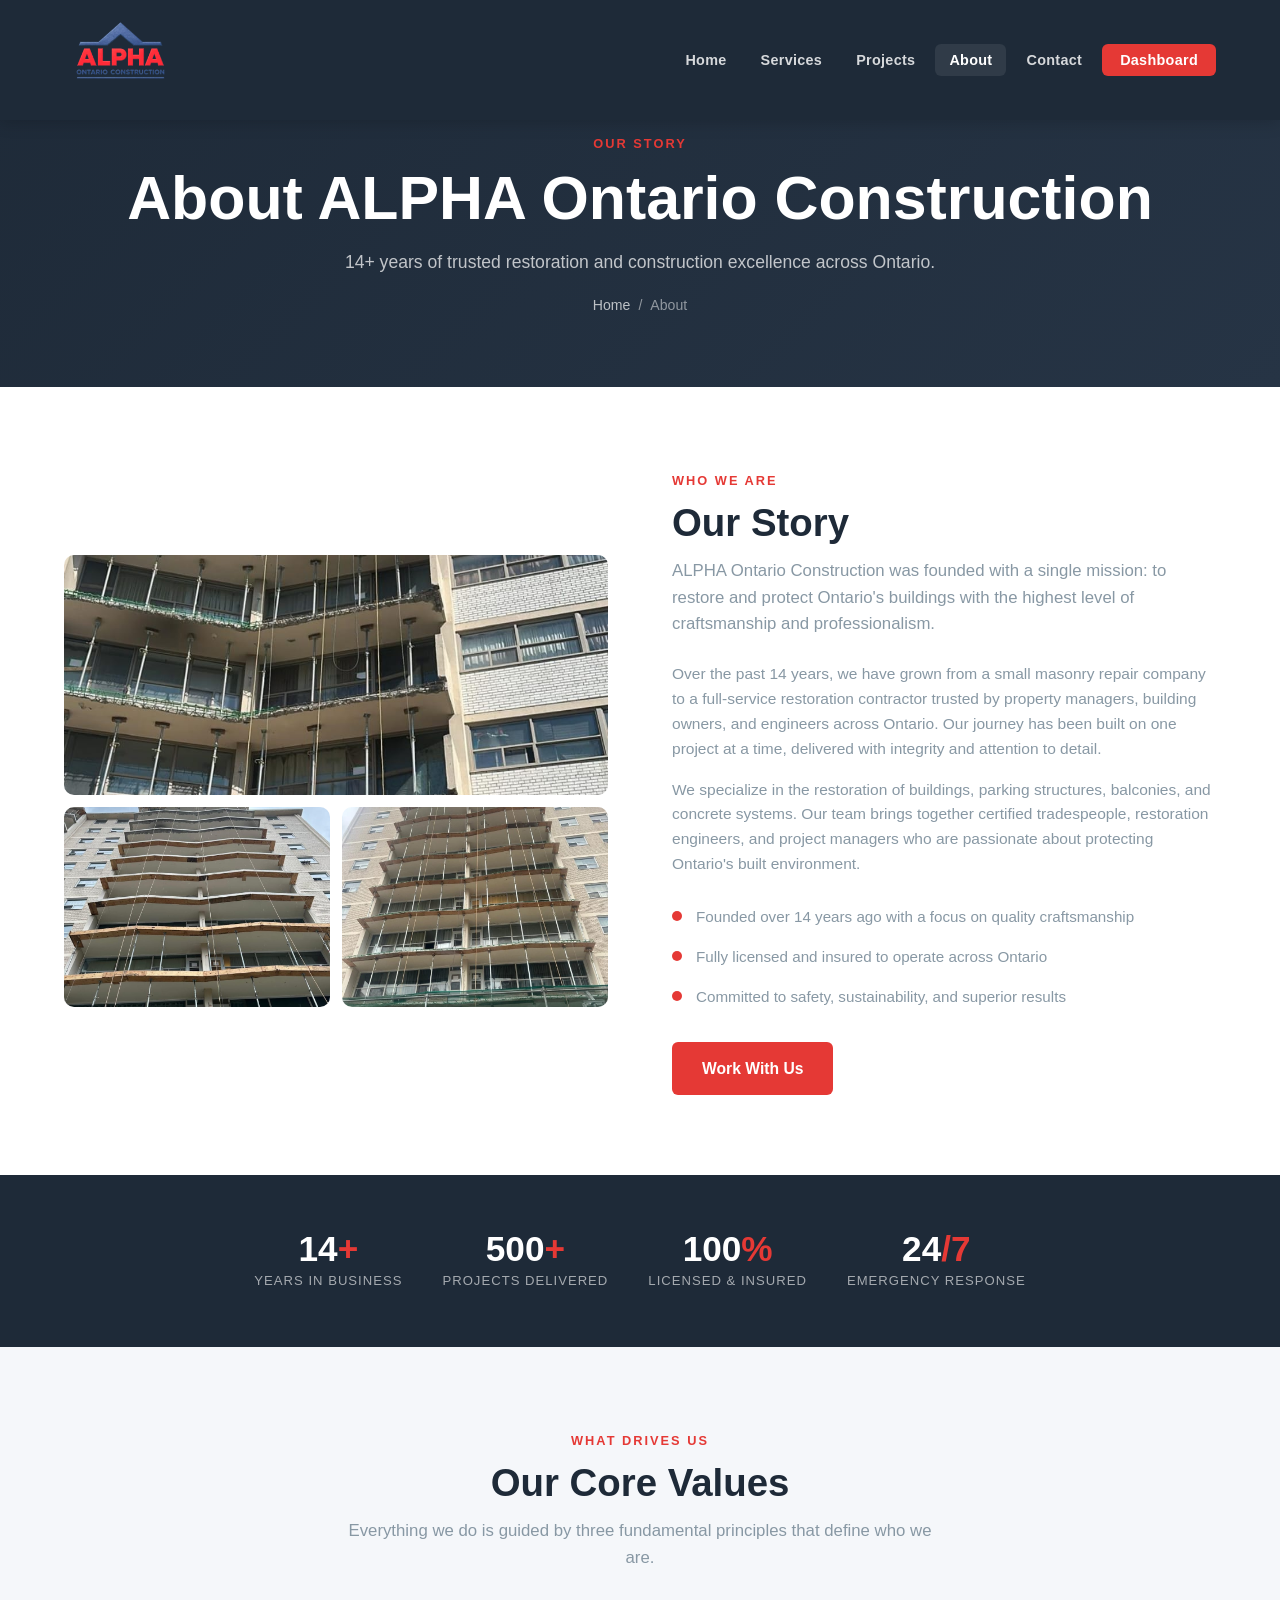
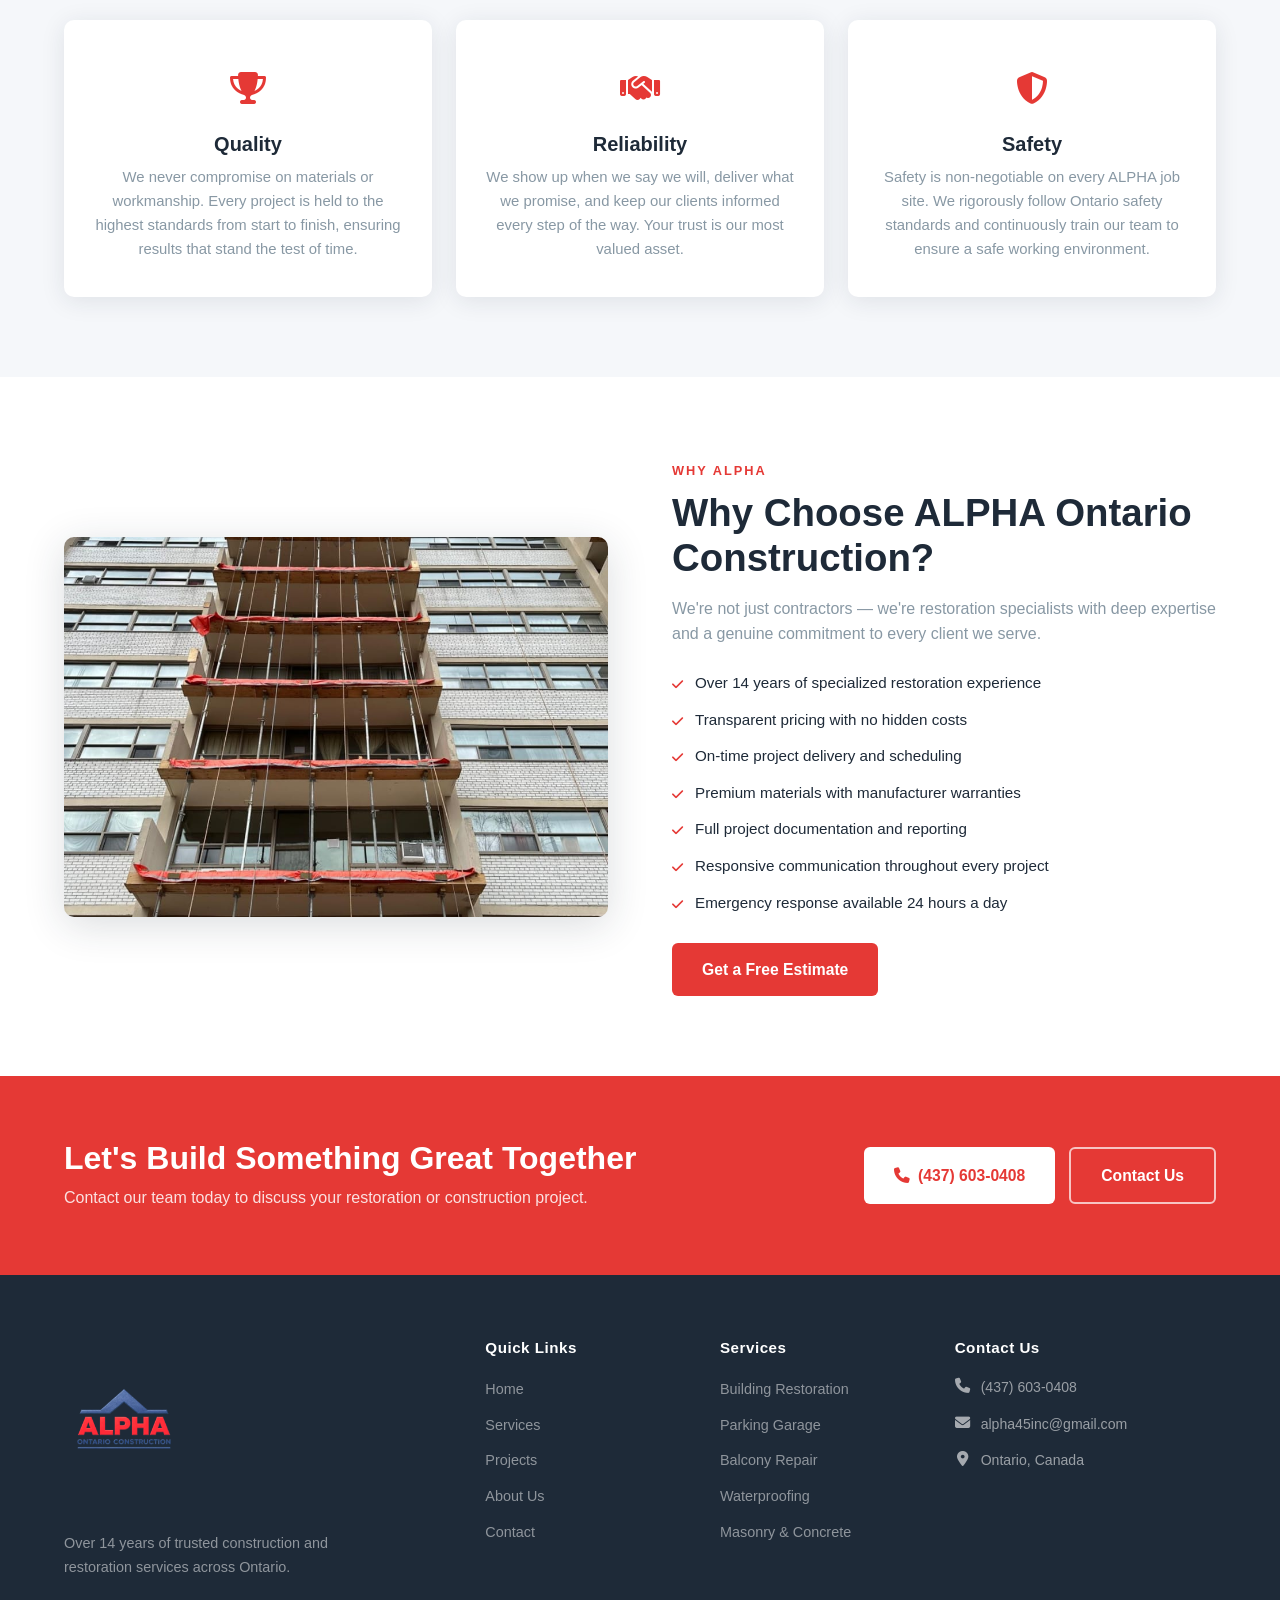
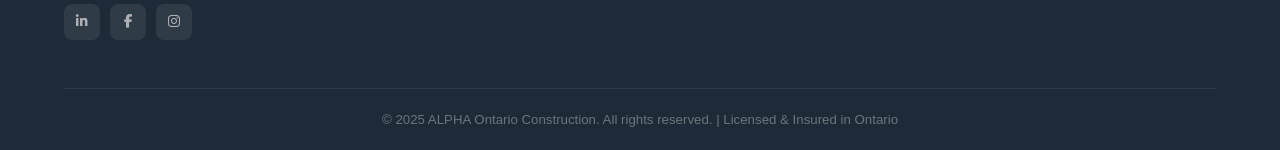
<file: about.html>
<!DOCTYPE html>
<html lang="en">
<head>
  <meta charset="UTF-8" />
  <meta name="viewport" content="width=device-width, initial-scale=1.0" />
  <title>About Us – ALPHA Ontario Construction</title>
  <meta name="description" content="Learn about ALPHA Ontario Construction – over 14 years of experience in building restoration, masonry, concrete repair and waterproofing across Ontario." />
  <link rel="stylesheet" href="https://cdnjs.cloudflare.com/ajax/libs/font-awesome/6.5.1/css/all.min.css" />
  <link rel="stylesheet" href="css/style.css" />
</head>
<body>

<!-- NAVBAR -->
<nav class="navbar">
  <div class="nav-inner">
    <a href="index.html" class="nav-logo">
      <img src="images/alphalogo.png" alt="ALPHA Ontario Construction" class="logo-img" />
    </a>
    <ul class="nav-links">
      <li><a href="index.html">Home</a></li>
      <li><a href="services.html">Services</a></li>
      <li><a href="projects.html">Projects</a></li>
      <li><a href="about.html" class="active">About</a></li>
      <li><a href="contact.html">Contact</a></li>
      <li><a href="dashboard.html" class="nav-cta">Dashboard</a></li>
    </ul>
    <button class="hamburger" aria-label="Menu">
      <span></span><span></span><span></span>
    </button>
  </div>
</nav>

<!-- PAGE HERO -->
<div class="page-hero">
  <div class="container">
    <span class="section-label">Our Story</span>
    <h1>About ALPHA Ontario Construction</h1>
    <p>14+ years of trusted restoration and construction excellence across Ontario.</p>
    <div class="breadcrumb">
      <a href="index.html">Home</a> <span>/</span> <span>About</span>
    </div>
  </div>
</div>

<!-- COMPANY STORY -->
<section>
  <div class="container">
    <div class="about-grid">
      <div class="about-img-grid">
        <img src="images/img22.jpg" alt="ALPHA Ontario team at work" loading="lazy" />
        <img src="images/img24.jpg" alt="Construction project" loading="lazy" />
        <img src="images/img25.jpg" alt="Restoration work" loading="lazy" />
      </div>
      <div class="about-text">
        <span class="section-label">Who We Are</span>
        <h2 class="section-title">Our Story</h2>
        <p class="section-sub">ALPHA Ontario Construction was founded with a single mission: to restore and protect Ontario's buildings with the highest level of craftsmanship and professionalism.</p>
        <p style="color:var(--gray);margin-bottom:16px;font-size:0.97rem;">Over the past 14 years, we have grown from a small masonry repair company to a full-service restoration contractor trusted by property managers, building owners, and engineers across Ontario. Our journey has been built on one project at a time, delivered with integrity and attention to detail.</p>
        <p style="color:var(--gray);margin-bottom:24px;font-size:0.97rem;">We specialize in the restoration of buildings, parking structures, balconies, and concrete systems. Our team brings together certified tradespeople, restoration engineers, and project managers who are passionate about protecting Ontario's built environment.</p>
        <div class="about-features">
          <div class="feature-item">
            <div class="feature-dot"></div>
            <p>Founded over 14 years ago with a focus on quality craftsmanship</p>
          </div>
          <div class="feature-item">
            <div class="feature-dot"></div>
            <p>Fully licensed and insured to operate across Ontario</p>
          </div>
          <div class="feature-item">
            <div class="feature-dot"></div>
            <p>Committed to safety, sustainability, and superior results</p>
          </div>
        </div>
        <a href="contact.html" class="btn btn-primary">Work With Us</a>
      </div>
    </div>
  </div>
</section>

<!-- STATS BAR -->
<section style="background:var(--navy);padding:56px 0;">
  <div class="container">
    <div class="hero-stats" style="justify-content:center;border-top:none;margin-top:0;padding-top:0;">
      <div class="stat-item" style="text-align:center;">
        <div class="stat-num">14<span>+</span></div>
        <div class="stat-label">Years in Business</div>
      </div>
      <div class="stat-item" style="text-align:center;">
        <div class="stat-num">500<span>+</span></div>
        <div class="stat-label">Projects Delivered</div>
      </div>
      <div class="stat-item" style="text-align:center;">
        <div class="stat-num">100<span>%</span></div>
        <div class="stat-label">Licensed &amp; Insured</div>
      </div>
      <div class="stat-item" style="text-align:center;">
        <div class="stat-num">24<span>/7</span></div>
        <div class="stat-label">Emergency Response</div>
      </div>
    </div>
  </div>
</section>

<!-- VALUES -->
<section style="background:var(--light-gray);">
  <div class="container">
    <div class="center">
      <span class="section-label">What Drives Us</span>
      <h2 class="section-title">Our Core Values</h2>
      <p class="section-sub">Everything we do is guided by three fundamental principles that define who we are.</p>
    </div>
    <div class="values-grid">
      <div class="value-card">
        <div class="value-icon"><i class="fa-solid fa-trophy"></i></div>
        <h3>Quality</h3>
        <p>We never compromise on materials or workmanship. Every project is held to the highest standards from start to finish, ensuring results that stand the test of time.</p>
      </div>
      <div class="value-card">
        <div class="value-icon"><i class="fa-solid fa-handshake"></i></div>
        <h3>Reliability</h3>
        <p>We show up when we say we will, deliver what we promise, and keep our clients informed every step of the way. Your trust is our most valued asset.</p>
      </div>
      <div class="value-card">
        <div class="value-icon"><i class="fa-solid fa-shield-halved"></i></div>
        <h3>Safety</h3>
        <p>Safety is non-negotiable on every ALPHA job site. We rigorously follow Ontario safety standards and continuously train our team to ensure a safe working environment.</p>
      </div>
    </div>
  </div>
</section>

<!-- WHY CHOOSE US -->
<section>
  <div class="container">
    <div class="service-detail-grid">
      <div class="service-detail-img">
        <img src="images/img26.jpg" alt="ALPHA Ontario team" loading="lazy" />
      </div>
      <div class="service-detail-content">
        <span class="section-label">Why ALPHA</span>
        <h2 class="section-title">Why Choose ALPHA Ontario Construction?</h2>
        <p style="color:var(--gray);margin-bottom:24px;">We're not just contractors — we're restoration specialists with deep expertise and a genuine commitment to every client we serve.</p>
        <ul class="service-bullets">
          <li class="service-bullet"><span class="bullet-icon"><i class="fa-solid fa-check"></i></span><span>Over 14 years of specialized restoration experience</span></li>
          <li class="service-bullet"><span class="bullet-icon"><i class="fa-solid fa-check"></i></span><span>Transparent pricing with no hidden costs</span></li>
          <li class="service-bullet"><span class="bullet-icon"><i class="fa-solid fa-check"></i></span><span>On-time project delivery and scheduling</span></li>
          <li class="service-bullet"><span class="bullet-icon"><i class="fa-solid fa-check"></i></span><span>Premium materials with manufacturer warranties</span></li>
          <li class="service-bullet"><span class="bullet-icon"><i class="fa-solid fa-check"></i></span><span>Full project documentation and reporting</span></li>
          <li class="service-bullet"><span class="bullet-icon"><i class="fa-solid fa-check"></i></span><span>Responsive communication throughout every project</span></li>
          <li class="service-bullet"><span class="bullet-icon"><i class="fa-solid fa-check"></i></span><span>Emergency response available 24 hours a day</span></li>
        </ul>
        <div style="margin-top:28px;">
          <a href="contact.html" class="btn btn-primary">Get a Free Estimate</a>
        </div>
      </div>
    </div>
  </div>
</section>

<!-- CTA BANNER -->
<section class="cta-banner">
  <div class="container">
    <div class="cta-inner">
      <div class="cta-text">
        <h2>Let's Build Something Great Together</h2>
        <p>Contact our team today to discuss your restoration or construction project.</p>
      </div>
      <div class="cta-btns">
        <a href="tel:4376030408" class="btn btn-white"><i class="fa-solid fa-phone"></i> (437) 603-0408</a>
        <a href="contact.html" class="btn btn-ghost">Contact Us</a>
      </div>
    </div>
  </div>
</section>

<!-- FOOTER -->
<footer class="footer">
  <div class="container">
    <div class="footer-grid">
      <div class="footer-brand">
        <div class="nav-logo footer-brand-logo">
          <img src="images/alphalogo.png" alt="ALPHA Ontario Construction" class="logo-img" />
        </div>
        <p class="footer-tagline">Over 14 years of trusted construction and restoration services across Ontario.</p>
        <div class="footer-socials">
          <a href="#" class="social-btn"><i class="fa-brands fa-linkedin-in"></i></a>
          <a href="#" class="social-btn"><i class="fa-brands fa-facebook-f"></i></a>
          <a href="#" class="social-btn"><i class="fa-brands fa-instagram"></i></a>
        </div>
      </div>
      <div class="footer-col">
        <h4>Quick Links</h4>
        <ul class="footer-links">
          <li><a href="index.html">Home</a></li>
          <li><a href="services.html">Services</a></li>
          <li><a href="projects.html">Projects</a></li>
          <li><a href="about.html">About Us</a></li>
          <li><a href="contact.html">Contact</a></li>
        </ul>
      </div>
      <div class="footer-col">
        <h4>Services</h4>
        <ul class="footer-links">
          <li><a href="services.html">Building Restoration</a></li>
          <li><a href="services.html">Parking Garage</a></li>
          <li><a href="services.html">Balcony Repair</a></li>
          <li><a href="services.html">Waterproofing</a></li>
          <li><a href="services.html">Masonry &amp; Concrete</a></li>
        </ul>
      </div>
      <div class="footer-col">
        <h4>Contact Us</h4>
        <div class="footer-contact-list">
          <div class="footer-contact-item">
            <i class="fa-solid fa-phone"></i>
            <a href="tel:4376030408" style="color:rgba(255,255,255,0.55);">(437) 603-0408</a>
          </div>
          <div class="footer-contact-item">
            <i class="fa-solid fa-envelope"></i>
            <a href="mailto:alpha45inc@gmail.com" style="color:rgba(255,255,255,0.55);">alpha45inc@gmail.com</a>
          </div>
          <div class="footer-contact-item">
            <i class="fa-solid fa-location-dot"></i>
            <span>Ontario, Canada</span>
          </div>
        </div>
      </div>
    </div>
    <div class="footer-bottom">
      <p>© 2025 ALPHA Ontario Construction. All rights reserved. | Licensed &amp; Insured in Ontario</p>
    </div>
  </div>
</footer>

<a href="tel:4376030408" class="mobile-call-btn" aria-label="Call Now"><i class="fa-solid fa-phone"></i></a>
<script src="js/main.js"></script>
</body>
</html>
</file>
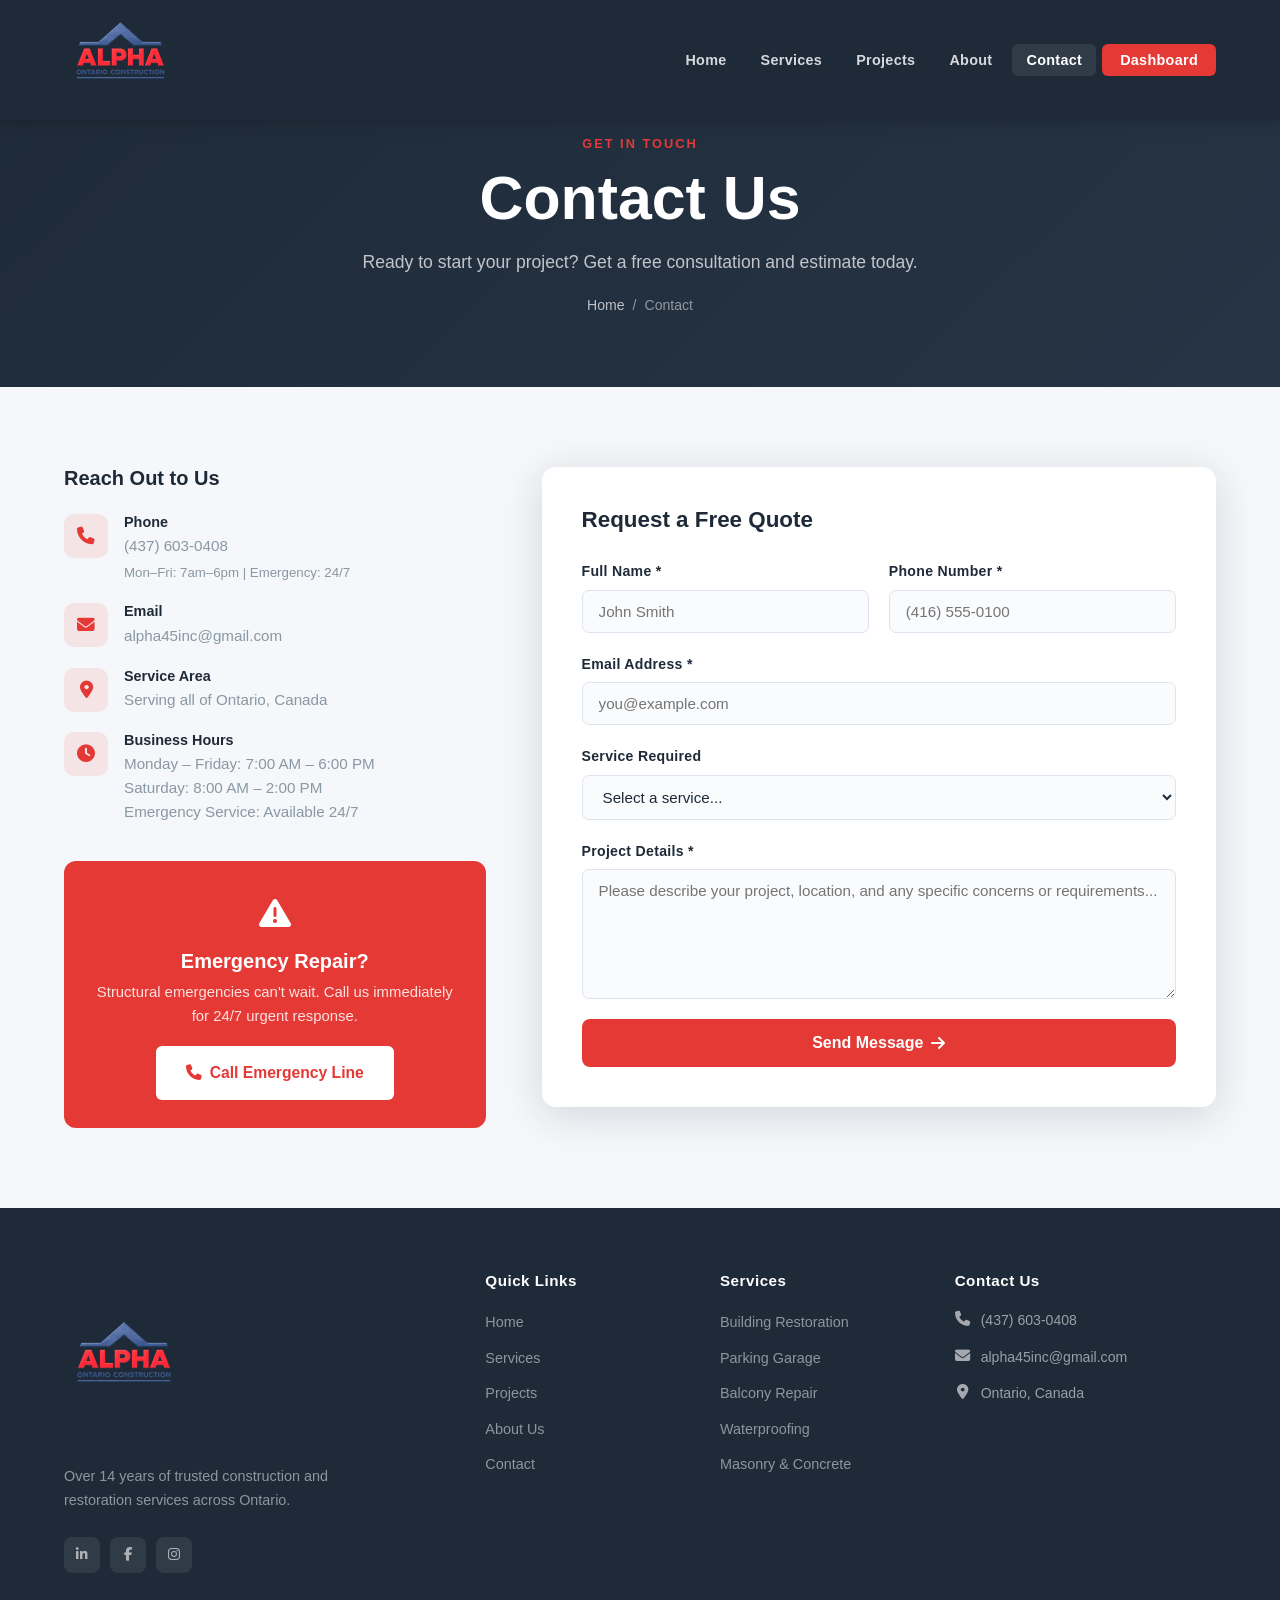
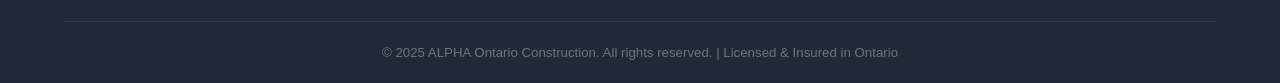
<file: contact.html>
<!DOCTYPE html>
<html lang="en">
<head>
  <meta charset="UTF-8" />
  <meta name="viewport" content="width=device-width, initial-scale=1.0" />
  <title>Contact – ALPHA Ontario Construction</title>
  <meta name="description" content="Contact ALPHA Ontario Construction for a free quote. Phone: (437) 603-0408. Email: alpha45inc@gmail.com. Serving all of Ontario." />
  <link rel="stylesheet" href="https://cdnjs.cloudflare.com/ajax/libs/font-awesome/6.5.1/css/all.min.css" />
  <link rel="stylesheet" href="css/style.css" />
</head>
<body>

<!-- NAVBAR -->
<nav class="navbar">
  <div class="nav-inner">
    <a href="index.html" class="nav-logo">
      <img src="images/alphalogo.png" alt="ALPHA Ontario Construction" class="logo-img" />
    </a>
    <ul class="nav-links">
      <li><a href="index.html">Home</a></li>
      <li><a href="services.html">Services</a></li>
      <li><a href="projects.html">Projects</a></li>
      <li><a href="about.html">About</a></li>
      <li><a href="contact.html" class="active">Contact</a></li>
      <li><a href="dashboard.html" class="nav-cta">Dashboard</a></li>
    </ul>
    <button class="hamburger" aria-label="Menu">
      <span></span><span></span><span></span>
    </button>
  </div>
</nav>

<!-- PAGE HERO -->
<div class="page-hero">
  <div class="container">
    <span class="section-label">Get In Touch</span>
    <h1>Contact Us</h1>
    <p>Ready to start your project? Get a free consultation and estimate today.</p>
    <div class="breadcrumb">
      <a href="index.html">Home</a> <span>/</span> <span>Contact</span>
    </div>
  </div>
</div>

<!-- CONTACT SECTION -->
<section style="background:var(--light-gray);">
  <div class="container">
    <div class="contact-grid">

      <!-- Contact Info -->
      <div class="contact-info">
        <h3>Reach Out to Us</h3>
        <div class="contact-items">
          <div class="contact-item">
            <div class="contact-icon"><i class="fa-solid fa-phone"></i></div>
            <div>
              <h4>Phone</h4>
              <a href="tel:4376030408">(437) 603-0408</a>
              <p style="font-size:0.83rem;margin-top:3px;">Mon–Fri: 7am–6pm | Emergency: 24/7</p>
            </div>
          </div>
          <div class="contact-item">
            <div class="contact-icon"><i class="fa-solid fa-envelope"></i></div>
            <div>
              <h4>Email</h4>
              <a href="mailto:alpha45inc@gmail.com">alpha45inc@gmail.com</a>
            </div>
          </div>
          <div class="contact-item">
            <div class="contact-icon"><i class="fa-solid fa-location-dot"></i></div>
            <div>
              <h4>Service Area</h4>
              <p>Serving all of Ontario, Canada</p>
            </div>
          </div>
          <div class="contact-item">
            <div class="contact-icon"><i class="fa-solid fa-clock"></i></div>
            <div>
              <h4>Business Hours</h4>
              <p>Monday – Friday: 7:00 AM – 6:00 PM<br>Saturday: 8:00 AM – 2:00 PM<br>Emergency Service: Available 24/7</p>
            </div>
          </div>
        </div>

        <!-- Emergency CTA -->
        <div style="margin-top:36px;background:var(--red);border-radius:12px;padding:28px;text-align:center;">
          <div style="font-size:2rem;margin-bottom:10px;color:white;">
            <i class="fa-solid fa-triangle-exclamation"></i>
          </div>
          <h3 style="color:white;margin-bottom:8px;">Emergency Repair?</h3>
          <p style="color:rgba(255,255,255,0.85);font-size:0.93rem;margin-bottom:18px;">Structural emergencies can't wait. Call us immediately for 24/7 urgent response.</p>
          <a href="tel:4376030408" class="btn btn-white" style="display:inline-flex;"><i class="fa-solid fa-phone"></i> Call Emergency Line</a>
        </div>
      </div>

      <!-- Contact Form -->
      <div class="form-card">
        <h3>Request a Free Quote</h3>
        <div id="form-success" class="form-success">
          <i class="fa-solid fa-circle-check"></i> Thank you! We've received your message and will get back to you within 24 hours.
        </div>
        <form id="contact-form" novalidate>
          <div class="form-row">
            <div class="form-group">
              <label for="name">Full Name *</label>
              <input type="text" id="name" name="name" placeholder="John Smith" required />
            </div>
            <div class="form-group">
              <label for="phone">Phone Number *</label>
              <input type="tel" id="phone" name="phone" placeholder="(416) 555-0100" required inputmode="numeric" pattern="[0-9]*" onkeypress="return event.charCode >= 48 && event.charCode <= 57" />
            </div>
          </div>
          <div class="form-group">
            <label for="email">Email Address *</label>
            <input type="email" id="email" name="email" placeholder="you@example.com" required />
          </div>
          <div class="form-group">
            <label for="service">Service Required</label>
            <select id="service" name="service">
              <option value="">Select a service...</option>
              <option>Buildings &amp; Structures Restoration</option>
              <option>Parking Garage Restoration</option>
              <option>Balcony Restoration</option>
              <option>Waterproofing &amp; Sealants</option>
              <option>Masonry &amp; Concrete Repair</option>
              <option>Emergency Repair</option>
              <option>Other</option>
            </select>
          </div>
          <div class="form-group">
            <label for="message">Project Details *</label>
            <textarea id="message" name="message" placeholder="Please describe your project, location, and any specific concerns or requirements..." required></textarea>
          </div>
          <button type="submit" class="btn btn-primary form-submit">Send Message <i class="fa-solid fa-arrow-right"></i></button>
        </form>
      </div>

    </div>
  </div>
</section>

<!-- FOOTER -->
<footer class="footer">
  <div class="container">
    <div class="footer-grid">
      <div class="footer-brand">
        <div class="nav-logo footer-brand-logo">
          <img src="images/alphalogo.png" alt="ALPHA Ontario Construction" class="logo-img" />
        </div>
        <p class="footer-tagline">Over 14 years of trusted construction and restoration services across Ontario.</p>
        <div class="footer-socials">
          <a href="#" class="social-btn"><i class="fa-brands fa-linkedin-in"></i></a>
          <a href="#" class="social-btn"><i class="fa-brands fa-facebook-f"></i></a>
          <a href="#" class="social-btn"><i class="fa-brands fa-instagram"></i></a>
        </div>
      </div>
      <div class="footer-col">
        <h4>Quick Links</h4>
        <ul class="footer-links">
          <li><a href="index.html">Home</a></li>
          <li><a href="services.html">Services</a></li>
          <li><a href="projects.html">Projects</a></li>
          <li><a href="about.html">About Us</a></li>
          <li><a href="contact.html">Contact</a></li>
        </ul>
      </div>
      <div class="footer-col">
        <h4>Services</h4>
        <ul class="footer-links">
          <li><a href="services.html">Building Restoration</a></li>
          <li><a href="services.html">Parking Garage</a></li>
          <li><a href="services.html">Balcony Repair</a></li>
          <li><a href="services.html">Waterproofing</a></li>
          <li><a href="services.html">Masonry &amp; Concrete</a></li>
        </ul>
      </div>
      <div class="footer-col">
        <h4>Contact Us</h4>
        <div class="footer-contact-list">
          <div class="footer-contact-item">
            <i class="fa-solid fa-phone"></i>
            <a href="tel:4376030408" style="color:rgba(255,255,255,0.55);">(437) 603-0408</a>
          </div>
          <div class="footer-contact-item">
            <i class="fa-solid fa-envelope"></i>
            <a href="mailto:alpha45inc@gmail.com" style="color:rgba(255,255,255,0.55);">alpha45inc@gmail.com</a>
          </div>
          <div class="footer-contact-item">
            <i class="fa-solid fa-location-dot"></i>
            <span>Ontario, Canada</span>
          </div>
        </div>
      </div>
    </div>
    <div class="footer-bottom">
      <p>© 2025 ALPHA Ontario Construction. All rights reserved. | Licensed &amp; Insured in Ontario</p>
    </div>
  </div>
</footer>

<a href="tel:4376030408" class="mobile-call-btn" aria-label="Call Now"><i class="fa-solid fa-phone"></i></a>
<script src="js/main.js"></script>
</body>
</html>
</file>
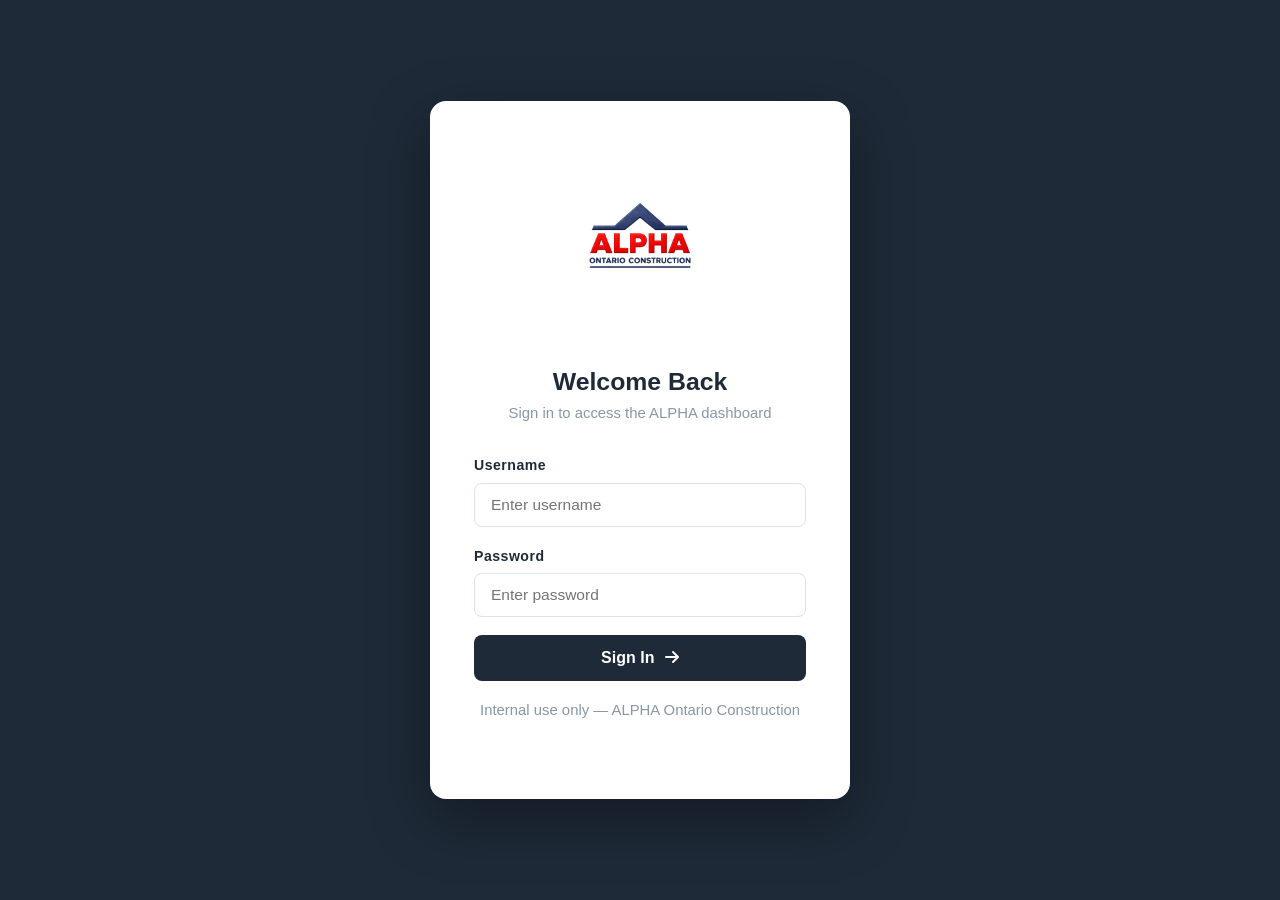
<file: dashboard.html>
<!DOCTYPE html>
<html lang="en">
<head>
  <meta charset="UTF-8" />
  <meta name="viewport" content="width=device-width, initial-scale=1.0" />
  <title>Dashboard – ALPHA Ontario Construction</title>
  <link rel="stylesheet" href="https://cdnjs.cloudflare.com/ajax/libs/font-awesome/6.5.1/css/all.min.css" />
  <link rel="stylesheet" href="css/style.css" />
  <style>
    /* ---- LOGIN OVERLAY ---- */
    #login-overlay {
      position: fixed; inset: 0; z-index: 9999;
      background: var(--navy);
      display: flex; align-items: center; justify-content: center;
    }
    #login-overlay.hidden { display: none; }
    .login-card {
      background: #fff; border-radius: 16px;
      padding: 48px 44px; width: 100%; max-width: 420px;
      box-shadow: 0 20px 60px rgba(0,0,0,0.35);
      text-align: center;
    }
    .login-card .login-logo { margin: 0 auto 24px; width: 130px; }
    .login-card h2 { color: var(--navy); font-size: 1.55rem; margin-bottom: 6px; }
    .login-card p { color: var(--gray); font-size: 0.93rem; margin-bottom: 28px; }
    .login-field { text-align: left; margin-bottom: 18px; }
    .login-field label { display: block; font-weight: 700; color: var(--navy); font-size: 0.88rem; margin-bottom: 6px; letter-spacing: 0.5px; }
    .login-field input {
      width: 100%; padding: 12px 16px; border: 1.5px solid #DDE3EE;
      border-radius: 8px; font-size: 0.97rem; outline: none;
      transition: border-color 0.2s;
    }
    .login-field input:focus { border-color: var(--navy); }
    .login-error { color: var(--red); font-size: 0.88rem; margin-bottom: 14px; display: none; }
    .login-btn {
      width: 100%; padding: 14px; background: var(--navy); color: #fff;
      border: none; border-radius: 8px; font-size: 1rem; font-weight: 700;
      cursor: pointer; transition: background 0.2s, transform 0.15s;
    }
    .login-btn:hover { background: var(--red); transform: translateY(-1px); }
    .login-hint { margin-top: 18px; font-size: 0.8rem; color: var(--gray); }

    /* ---- DASHBOARD LAYOUT ---- */
    #dashboard-content.hidden { display: none; }
    .dash-shell { display: flex; min-height: 100vh; }

    /* Sidebar */
    .dash-sidebar {
      width: 250px; min-width: 250px; background: var(--navy);
      display: flex; flex-direction: column;
      position: fixed; top: 0; left: 0; height: 100vh; z-index: 100;
      transition: transform 0.3s;
    }
    .dash-sidebar .sidebar-logo {
      padding: 28px 24px 20px;
      border-bottom: 1px solid rgba(255,255,255,0.08);
    }
    .dash-sidebar .sidebar-logo img { width: 120px; }
    .sidebar-nav { flex: 1; padding: 16px 0; overflow-y: auto; }
    .sidebar-nav a {
      display: flex; align-items: center; gap: 12px;
      padding: 12px 24px; color: rgba(255,255,255,0.65);
      font-size: 0.93rem; font-weight: 600; transition: all 0.2s;
      border-left: 3px solid transparent;
    }
    .sidebar-nav a:hover, .sidebar-nav a.active {
      color: #fff; background: rgba(255,255,255,0.07);
      border-left-color: var(--red);
    }
    .sidebar-nav a i { width: 18px; text-align: center; font-size: 1rem; }
    .sidebar-divider { height: 1px; background: rgba(255,255,255,0.07); margin: 8px 24px; }
    .sidebar-bottom { padding: 16px 24px 28px; border-top: 1px solid rgba(255,255,255,0.08); }
    .sidebar-logout {
      display: flex; align-items: center; gap: 10px;
      color: rgba(255,255,255,0.55); font-size: 0.88rem; font-weight: 600;
      cursor: pointer; transition: color 0.2s;
    }
    .sidebar-logout:hover { color: var(--red); }

    /* Main area */
    .dash-main { margin-left: 250px; flex: 1; background: #F0F3F8; min-height: 100vh; }
    .dash-topbar {
      background: #fff; padding: 18px 32px;
      display: flex; align-items: center; justify-content: space-between;
      box-shadow: 0 1px 8px rgba(30,42,56,0.07);
      position: sticky; top: 0; z-index: 50;
    }
    .dash-topbar-left h3 { color: var(--navy); font-size: 1.15rem; }
    .dash-topbar-left p { color: var(--gray); font-size: 0.83rem; }
    .dash-topbar-right { display: flex; align-items: center; gap: 16px; }
    .topbar-avatar {
      width: 38px; height: 38px; border-radius: 50%;
      background: var(--navy); color: #fff;
      display: flex; align-items: center; justify-content: center;
      font-weight: 800; font-size: 0.95rem;
    }

    .dash-body { padding: 32px; }

    /* Stats cards */
    .stats-grid { display: grid; grid-template-columns: repeat(auto-fit, minmax(200px, 1fr)); gap: 20px; margin-bottom: 32px; }
    .stat-card {
      background: #fff; border-radius: 14px; padding: 24px;
      box-shadow: 0 2px 12px rgba(30,42,56,0.07);
      display: flex; align-items: center; gap: 18px;
      transition: transform 0.2s, box-shadow 0.2s;
    }
    .stat-card:hover { transform: translateY(-3px); box-shadow: 0 6px 24px rgba(30,42,56,0.12); }
    .stat-icon {
      width: 52px; height: 52px; border-radius: 12px;
      display: flex; align-items: center; justify-content: center;
      font-size: 1.3rem; flex-shrink: 0;
    }
    .stat-icon.navy { background: rgba(30,42,56,0.09); color: var(--navy); }
    .stat-icon.red { background: rgba(229,57,53,0.1); color: var(--red); }
    .stat-icon.green { background: rgba(34,197,94,0.12); color: #16a34a; }
    .stat-icon.orange { background: rgba(249,115,22,0.12); color: #ea580c; }
    .stat-info .stat-value { font-size: 1.75rem; font-weight: 800; color: var(--navy); line-height: 1; }
    .stat-info .stat-label { font-size: 0.82rem; color: var(--gray); margin-top: 4px; }
    .stat-info .stat-change { font-size: 0.78rem; font-weight: 700; margin-top: 4px; }
    .stat-change.up { color: #16a34a; }
    .stat-change.down { color: var(--red); }

    /* Quick actions */
    .dash-row { display: grid; grid-template-columns: 2fr 1fr; gap: 24px; margin-bottom: 24px; }
    @media (max-width: 900px) { .dash-row { grid-template-columns: 1fr; } }

    .dash-card {
      background: #fff; border-radius: 14px;
      box-shadow: 0 2px 12px rgba(30,42,56,0.07); overflow: hidden;
    }
    .dash-card-header {
      padding: 20px 24px 14px;
      display: flex; align-items: center; justify-content: space-between;
      border-bottom: 1px solid #F0F3F8;
    }
    .dash-card-header h4 { color: var(--navy); font-size: 1rem; }
    .dash-card-header a { font-size: 0.82rem; color: var(--red); font-weight: 700; }
    .dash-card-body { padding: 20px 24px; }

    /* Recent invoices table */
    .inv-table { width: 100%; border-collapse: collapse; }
    .inv-table th { font-size: 0.78rem; font-weight: 700; color: var(--gray); text-transform: uppercase; letter-spacing: 0.8px; padding: 0 12px 10px 0; text-align: left; }
    .inv-table td { padding: 12px 12px 12px 0; border-top: 1px solid #F0F3F8; font-size: 0.88rem; color: var(--navy); }
    .inv-table tr:first-child td { border-top: none; }
    .badge {
      display: inline-block; padding: 3px 10px; border-radius: 20px;
      font-size: 0.75rem; font-weight: 700;
    }
    .badge-paid { background: #dcfce7; color: #16a34a; }
    .badge-pending { background: #fef3c7; color: #d97706; }
    .badge-overdue { background: #fee2e2; color: #c62828; }
    .badge-draft { background: #f1f5f9; color: #64748b; }
    .empty-state { text-align: center; padding: 32px 16px; color: var(--gray); }
    .empty-state i { font-size: 2.5rem; margin-bottom: 12px; opacity: 0.4; display: block; }

    /* Quick actions list */
    .quick-actions { display: flex; flex-direction: column; gap: 10px; }
    .qa-btn {
      display: flex; align-items: center; gap: 12px;
      padding: 14px 16px; border-radius: 10px; border: none;
      cursor: pointer; font-size: 0.9rem; font-weight: 700;
      transition: all 0.2s; text-decoration: none; width: 100%;
    }
    .qa-btn i { width: 20px; text-align: center; font-size: 1.05rem; }
    .qa-btn.navy { background: var(--navy); color: #fff; }
    .qa-btn.navy:hover { background: var(--navy-light); transform: translateX(3px); }
    .qa-btn.red { background: var(--red); color: #fff; }
    .qa-btn.red:hover { background: var(--red-dark); transform: translateX(3px); }
    .qa-btn.outline { background: #F0F3F8; color: var(--navy); border: 1.5px solid #DDE3EE; }
    .qa-btn.outline:hover { background: #e6eaf0; transform: translateX(3px); }

    /* Activity feed */
    .activity-list { display: flex; flex-direction: column; gap: 0; }
    .activity-item {
      display: flex; align-items: flex-start; gap: 14px;
      padding: 14px 0; border-bottom: 1px solid #F0F3F8;
    }
    .activity-item:last-child { border-bottom: none; }
    .activity-dot {
      width: 34px; height: 34px; border-radius: 50%; flex-shrink: 0;
      display: flex; align-items: center; justify-content: center;
      font-size: 0.85rem;
    }
    .activity-dot.green { background: #dcfce7; color: #16a34a; }
    .activity-dot.navy { background: rgba(30,42,56,0.09); color: var(--navy); }
    .activity-dot.red { background: #fee2e2; color: var(--red); }
    .activity-text { font-size: 0.86rem; color: var(--navy); font-weight: 600; line-height: 1.4; }
    .activity-time { font-size: 0.78rem; color: var(--gray); margin-top: 2px; }

    /* Summary row */
    .summary-grid { display: grid; grid-template-columns: repeat(3,1fr); gap: 16px; }
    .summary-item { text-align: center; padding: 18px 12px; border-radius: 10px; background: #F0F3F8; }
    .summary-item .s-value { font-size: 1.3rem; font-weight: 800; color: var(--navy); }
    .summary-item .s-label { font-size: 0.78rem; color: var(--gray); margin-top: 4px; }

    /* Sidebar hamburger for mobile */
    .sidebar-toggle {
      display: none; position: fixed; top: 16px; left: 16px; z-index: 200;
      background: var(--navy); color: #fff; border: none; border-radius: 8px;
      width: 40px; height: 40px; cursor: pointer; font-size: 1.1rem;
      align-items: center; justify-content: center;
    }

    @media (max-width: 768px) {
      .dash-sidebar { transform: translateX(-100%); }
      .dash-sidebar.open { transform: translateX(0); }
      .dash-main { margin-left: 0; }
      .sidebar-toggle { display: flex; }
      .dash-topbar { padding: 14px 16px 14px 64px; }
      .dash-body { padding: 20px 16px; }
    }

    /* Page sections */
    .dash-page { display: none; }
    .dash-page.active { display: block; }
    .page-title { font-size: 1.5rem; font-weight: 800; color: var(--navy); margin-bottom: 6px; }
    .page-sub { color: var(--gray); font-size: 0.9rem; margin-bottom: 28px; }
  </style>
</head>
<body>

<!-- ==================== LOGIN OVERLAY ==================== -->
<div id="login-overlay">
  <div class="login-card">
    <img src="images/alphalogo.png" alt="ALPHA" class="login-logo" />
    <h2>Welcome Back</h2>
    <p>Sign in to access the ALPHA dashboard</p>

    <div class="login-field">
      <label>Username</label>
      <input type="text" id="login-user" placeholder="Enter username" autocomplete="username" />
    </div>
    <div class="login-field">
      <label>Password</label>
      <input type="password" id="login-pass" placeholder="Enter password" autocomplete="current-password" />
    </div>
    <div class="login-error" id="login-error"><i class="fa-solid fa-circle-exclamation"></i> Incorrect username or password.</div>
    <button class="login-btn" onclick="attemptLogin()">Sign In <i class="fa-solid fa-arrow-right" style="margin-left:6px;"></i></button>
    <p class="login-hint">Internal use only &mdash; ALPHA Ontario Construction</p>
  </div>
</div>

<!-- ==================== DASHBOARD SHELL ==================== -->
<div id="dashboard-content" class="hidden">

  <!-- Sidebar toggle (mobile) -->
  <button class="sidebar-toggle" onclick="toggleSidebar()" aria-label="Menu">
    <i class="fa-solid fa-bars"></i>
  </button>

  <!-- SIDEBAR -->
  <aside class="dash-sidebar" id="dash-sidebar">
    <div class="sidebar-logo">
      <a href="index.html"><img src="images/alphalogo.png" alt="ALPHA Ontario Construction" /></a>
    </div>
    <nav class="sidebar-nav">
      <a href="#" class="active" onclick="showPage('overview', this)">
        <i class="fa-solid fa-gauge-high"></i> Overview
      </a>
      <a href="#" onclick="showPage('invoices', this)">
        <i class="fa-solid fa-file-invoice-dollar"></i> Invoices
      </a>
      <a href="#" onclick="showPage('clients', this)">
        <i class="fa-solid fa-users"></i> Clients
      </a>
      <a href="#" onclick="showPage('projects-dash', this)">
        <i class="fa-solid fa-hard-hat"></i> Projects
      </a>
      <div class="sidebar-divider"></div>
      <a href="index.html">
        <i class="fa-solid fa-globe"></i> View Website
      </a>
      <a href="contact.html">
        <i class="fa-solid fa-envelope"></i> Contact Form
      </a>
    </nav>
    <div class="sidebar-bottom">
      <div class="sidebar-logout" onclick="logout()">
        <i class="fa-solid fa-right-from-bracket"></i> Sign Out
      </div>
    </div>
  </aside>

  <!-- MAIN -->
  <div class="dash-main">

    <!-- Top Bar -->
    <div class="dash-topbar">
      <div class="dash-topbar-left">
        <h3 id="topbar-title">Overview</h3>
        <p id="topbar-date"></p>
      </div>
      <div class="dash-topbar-right">
        <a href="invoices.html" class="btn btn-sm btn-primary" style="padding:10px 20px;font-size:0.85rem;"><i class="fa-solid fa-plus"></i> New Invoice</a>
        <div class="topbar-avatar" title="Logged in">A</div>
      </div>
    </div>

    <!-- BODY -->
    <div class="dash-body">

      <!-- ===== OVERVIEW PAGE ===== -->
      <div class="dash-page active" id="page-overview">
        <p class="page-title">Dashboard Overview</p>
        <p class="page-sub">Welcome back. Here's what's happening with your business.</p>

        <!-- Stats -->
        <div class="stats-grid">
          <div class="stat-card">
            <div class="stat-icon navy"><i class="fa-solid fa-file-invoice"></i></div>
            <div class="stat-info">
              <div class="stat-value" id="stat-total-inv">0</div>
              <div class="stat-label">Total Invoices</div>
              <div class="stat-change up" id="stat-inv-change"></div>
            </div>
          </div>
          <div class="stat-card">
            <div class="stat-icon green"><i class="fa-solid fa-dollar-sign"></i></div>
            <div class="stat-info">
              <div class="stat-value" id="stat-revenue">$0</div>
              <div class="stat-label">Total Revenue</div>
              <div class="stat-change up" id="stat-rev-change"></div>
            </div>
          </div>
          <div class="stat-card">
            <div class="stat-icon orange"><i class="fa-solid fa-clock"></i></div>
            <div class="stat-info">
              <div class="stat-value" id="stat-pending">0</div>
              <div class="stat-label">Pending</div>
            </div>
          </div>
          <div class="stat-card">
            <div class="stat-icon red"><i class="fa-solid fa-triangle-exclamation"></i></div>
            <div class="stat-info">
              <div class="stat-value" id="stat-overdue">0</div>
              <div class="stat-label">Overdue</div>
            </div>
          </div>
        </div>

        <!-- Row: Recent Invoices + Quick Actions -->
        <div class="dash-row">
          <!-- Recent invoices -->
          <div class="dash-card">
            <div class="dash-card-header">
              <h4><i class="fa-solid fa-file-invoice-dollar" style="color:var(--navy);margin-right:8px;"></i> Recent Invoices</h4>
              <a href="#" onclick="showPage('invoices', document.querySelector('.sidebar-nav a:nth-child(2)'))">View All</a>
            </div>
            <div class="dash-card-body" style="padding:0 24px;">
              <div id="recent-invoices-wrap">
                <div class="empty-state"><i class="fa-regular fa-file-lines"></i>No invoices yet.<br><small>Create your first invoice to see it here.</small></div>
              </div>
            </div>
          </div>

          <!-- Quick actions -->
          <div class="dash-card">
            <div class="dash-card-header">
              <h4><i class="fa-solid fa-bolt" style="color:var(--red);margin-right:8px;"></i> Quick Actions</h4>
            </div>
            <div class="dash-card-body">
              <div class="quick-actions">
                <a href="invoices.html" class="qa-btn navy"><i class="fa-solid fa-plus"></i> New Invoice</a>
                <a href="#" class="qa-btn red" onclick="showPage('invoices', null)"><i class="fa-solid fa-file-invoice-dollar"></i> View Invoices</a>
                <a href="tel:4376030408" class="qa-btn outline"><i class="fa-solid fa-phone"></i> Call Office</a>
                <a href="mailto:alpha45inc@gmail.com" class="qa-btn outline"><i class="fa-solid fa-envelope"></i> Send Email</a>
                <a href="contact.html" class="qa-btn outline"><i class="fa-solid fa-message"></i> Contact Form</a>
                <a href="index.html" target="_blank" class="qa-btn outline"><i class="fa-solid fa-globe"></i> View Website</a>
              </div>
            </div>
          </div>
        </div>

        <!-- Revenue Summary -->
        <div class="dash-card" style="margin-bottom:24px;">
          <div class="dash-card-header">
            <h4><i class="fa-solid fa-chart-pie" style="color:var(--navy);margin-right:8px;"></i> Revenue Summary</h4>
          </div>
          <div class="dash-card-body">
            <div class="summary-grid">
              <div class="summary-item">
                <div class="s-value" id="sum-paid">$0.00</div>
                <div class="s-label">Collected (Paid)</div>
              </div>
              <div class="summary-item">
                <div class="s-value" id="sum-pending">$0.00</div>
                <div class="s-label">Outstanding</div>
              </div>
              <div class="summary-item">
                <div class="s-value" id="sum-overdue">$0.00</div>
                <div class="s-label">Overdue</div>
              </div>
            </div>
          </div>
        </div>

        <!-- Activity -->
        <div class="dash-card">
          <div class="dash-card-header">
            <h4><i class="fa-solid fa-clock-rotate-left" style="color:var(--navy);margin-right:8px;"></i> Recent Activity</h4>
          </div>
          <div class="dash-card-body" style="padding:0 24px;">
            <div class="activity-list" id="activity-list">
              <div class="activity-item">
                <div class="activity-dot navy"><i class="fa-solid fa-right-to-bracket"></i></div>
                <div>
                  <div class="activity-text">You signed into the dashboard</div>
                  <div class="activity-time" id="login-time-display"></div>
                </div>
              </div>
            </div>
          </div>
        </div>
      </div><!-- /overview page -->

      <!-- ===== INVOICES PAGE ===== -->
      <div class="dash-page" id="page-invoices">
        <p class="page-title">Invoices</p>
        <p class="page-sub">Manage and track all your invoices.</p>

        <div style="display:flex;gap:12px;margin-bottom:24px;flex-wrap:wrap;">
          <a href="invoices.html" class="btn btn-navy btn-sm"><i class="fa-solid fa-plus"></i> New Invoice</a>
          <select id="inv-filter" style="padding:10px 14px;border:1.5px solid #DDE3EE;border-radius:8px;font-size:0.88rem;color:var(--navy);background:#fff;cursor:pointer;" onchange="renderInvoiceList()">
            <option value="all">All Invoices</option>
            <option value="draft">Draft</option>
            <option value="pending">Pending</option>
            <option value="paid">Paid</option>
            <option value="overdue">Overdue</option>
          </select>
        </div>

        <div class="dash-card">
          <div class="dash-card-body" style="padding:0;">
            <div id="full-invoice-list">
              <div class="empty-state" style="padding:48px;"><i class="fa-regular fa-file-lines"></i>No invoices yet.<br><small>Click <strong>New Invoice</strong> to create one.</small></div>
            </div>
          </div>
        </div>
      </div><!-- /invoices page -->

      <!-- ===== CLIENTS PAGE ===== -->
      <div class="dash-page" id="page-clients">
        <p class="page-title">Clients</p>
        <p class="page-sub">All clients extracted from your invoices.</p>

        <div class="dash-card">
          <div class="dash-card-body" style="padding:0;">
            <div id="clients-list">
              <div class="empty-state" style="padding:48px;"><i class="fa-solid fa-users"></i>No clients yet.<br><small>Clients appear here automatically when you create invoices.</small></div>
            </div>
          </div>
        </div>
      </div><!-- /clients page -->

      <!-- ===== PROJECTS PAGE ===== -->
      <div class="dash-page" id="page-projects-dash">
        <p class="page-title">Projects</p>
        <p class="page-sub">Projects listed from your invoices by site address.</p>

        <div style="display:flex;gap:12px;margin-bottom:24px;flex-wrap:wrap;">
          <a href="projects.html" target="_blank" class="btn btn-navy btn-sm"><i class="fa-solid fa-arrow-up-right-from-square"></i> View Public Portfolio</a>
        </div>

        <div class="dash-card">
          <div class="dash-card-body" style="padding:0;">
            <div id="projects-list">
              <div class="empty-state" style="padding:48px;"><i class="fa-solid fa-hard-hat"></i>No projects yet.<br><small>Projects appear here automatically from invoice addresses.</small></div>
            </div>
          </div>
        </div>
      </div><!-- /projects page -->

    </div><!-- /dash-body -->
  </div><!-- /dash-main -->
</div><!-- /dashboard-content -->

<script>
  /* ============================================================
     AUTH
  ============================================================ */
  const CREDENTIALS = { username: 'alpha', password: 'Alpha2024' };

  function attemptLogin() {
    const user = document.getElementById('login-user').value.trim();
    const pass = document.getElementById('login-pass').value;
    const err = document.getElementById('login-error');
    if (user === CREDENTIALS.username && pass === CREDENTIALS.password) {
      sessionStorage.setItem('alpha_auth', '1');
      sessionStorage.setItem('alpha_login_time', new Date().toISOString());
      showDashboard();
    } else {
      err.style.display = 'block';
      document.getElementById('login-pass').value = '';
    }
  }

  document.addEventListener('keydown', e => {
    if (e.key === 'Enter' && !document.getElementById('login-overlay').classList.contains('hidden')) {
      attemptLogin();
    }
  });

  function logout() {
    sessionStorage.removeItem('alpha_auth');
    document.getElementById('dashboard-content').classList.add('hidden');
    document.getElementById('login-overlay').classList.remove('hidden');
    document.getElementById('login-user').value = '';
    document.getElementById('login-pass').value = '';
  }

  function showDashboard() {
    document.getElementById('login-overlay').classList.add('hidden');
    document.getElementById('dashboard-content').classList.remove('hidden');
    initDashboard();
  }

  /* Auto-login if session exists */
  window.addEventListener('DOMContentLoaded', () => {
    if (sessionStorage.getItem('alpha_auth') === '1') {
      showDashboard();
    }
  });

  /* ============================================================
     NAVIGATION
  ============================================================ */
  function showPage(pageId, clickedLink) {
    document.querySelectorAll('.dash-page').forEach(p => p.classList.remove('active'));
    document.querySelectorAll('.sidebar-nav a').forEach(a => a.classList.remove('active'));
    const page = document.getElementById('page-' + pageId);
    if (page) page.classList.add('active');
    if (clickedLink) clickedLink.classList.add('active');
    const titles = { overview: 'Overview', invoices: 'Invoices', clients: 'Clients', 'projects-dash': 'Projects' };
    document.getElementById('topbar-title').textContent = titles[pageId] || 'Dashboard';
    if (pageId === 'invoices') renderInvoiceList();
    if (pageId === 'clients') renderClientList();
    if (pageId === 'projects-dash') renderProjectsList();
    closeSidebar();
    return false;
  }

  function toggleSidebar() {
    document.getElementById('dash-sidebar').classList.toggle('open');
  }
  function closeSidebar() {
    document.getElementById('dash-sidebar').classList.remove('open');
  }

  /* ============================================================
     INVOICE DATA (localStorage)
  ============================================================ */
  function getInvoices() {
    try { return JSON.parse(localStorage.getItem('alpha_invoices') || '[]'); } catch(e) { return []; }
  }
  function saveInvoices(arr) {
    localStorage.setItem('alpha_invoices', JSON.stringify(arr));
  }

  /* ============================================================
     INIT DASHBOARD
  ============================================================ */
  function initDashboard() {
    // Date
    const now = new Date();
    document.getElementById('topbar-date').textContent = now.toLocaleDateString('en-CA', { weekday:'long', year:'numeric', month:'long', day:'numeric' });
    document.getElementById('login-time-display').textContent = now.toLocaleTimeString('en-CA', { hour:'2-digit', minute:'2-digit' });

    updateStats();
    renderRecentInvoices();
  }

  function updateStats() {
    const invs = getInvoices();
    const pending = invs.filter(i => i.status === 'pending');
    const overdue = invs.filter(i => i.status === 'overdue');
    const paid = invs.filter(i => i.status === 'paid');

    const totalRev = invs.reduce((s,i) => s + (parseFloat(i.total)||0), 0);
    const paidRev = paid.reduce((s,i) => s + (parseFloat(i.total)||0), 0);
    const pendingRev = pending.reduce((s,i) => s + (parseFloat(i.total)||0), 0);
    const overdueRev = overdue.reduce((s,i) => s + (parseFloat(i.total)||0), 0);

    document.getElementById('stat-total-inv').textContent = invs.length;
    document.getElementById('stat-revenue').textContent = '$' + totalRev.toLocaleString('en-CA', {minimumFractionDigits:0, maximumFractionDigits:0});
    document.getElementById('stat-pending').textContent = pending.length;
    document.getElementById('stat-overdue').textContent = overdue.length;

    document.getElementById('sum-paid').textContent = '$' + paidRev.toFixed(2);
    document.getElementById('sum-pending').textContent = '$' + pendingRev.toFixed(2);
    document.getElementById('sum-overdue').textContent = '$' + overdueRev.toFixed(2);
  }

  function renderRecentInvoices() {
    const invs = getInvoices().slice(-5).reverse();
    const wrap = document.getElementById('recent-invoices-wrap');
    if (!invs.length) {
      wrap.innerHTML = '<div class="empty-state"><i class="fa-regular fa-file-lines"></i>No invoices yet.<br><small>Create your first invoice to see it here.</small></div>';
      return;
    }
    wrap.innerHTML = `<table class="inv-table" style="width:100%;">
      <thead><tr>
        <th>Invoice #</th><th>Client</th><th>Total</th><th>Status</th>
      </tr></thead>
      <tbody>${invs.map(inv => `
        <tr>
          <td><strong>${inv.number || '—'}</strong></td>
          <td>${inv.clientName || '—'}</td>
          <td>$${parseFloat(inv.total||0).toFixed(2)}</td>
          <td>${badgeHTML(inv.status)}</td>
        </tr>`).join('')}
      </tbody></table>`;
  }

  function renderInvoiceList() {
    const filter = document.getElementById('inv-filter')?.value || 'all';
    let invs = getInvoices();
    if (filter !== 'all') invs = invs.filter(i => i.status === filter);
    invs = invs.reverse();
    const wrap = document.getElementById('full-invoice-list');
    if (!invs.length) {
      wrap.innerHTML = '<div class="empty-state" style="padding:48px;"><i class="fa-regular fa-file-lines"></i>No invoices found.<br><small>Create one using the New Invoice button.</small></div>';
      return;
    }
    wrap.innerHTML = `<table class="inv-table" style="width:100%;padding:0 24px;">
      <thead style="background:#F0F3F8;"><tr>
        <th style="padding:14px 16px;">Invoice #</th>
        <th style="padding:14px 16px;">Client</th>
        <th style="padding:14px 16px;">Date</th>
        <th style="padding:14px 16px;">Due</th>
        <th style="padding:14px 16px;">Total</th>
        <th style="padding:14px 16px;">Status</th>
        <th style="padding:14px 16px;">Actions</th>
      </tr></thead>
      <tbody>${invs.map((inv,idx) => {
        const realIdx = getInvoices().findIndex(i => i.id === inv.id);
        return `<tr>
          <td style="padding:14px 16px;"><strong>${inv.number || '—'}</strong></td>
          <td style="padding:14px 16px;">${inv.clientName || '—'}</td>
          <td style="padding:14px 16px;">${inv.date || '—'}</td>
          <td style="padding:14px 16px;">${inv.dueDate || '—'}</td>
          <td style="padding:14px 16px;"><strong>$${parseFloat(inv.total||0).toFixed(2)}</strong></td>
          <td style="padding:14px 16px;">${badgeHTML(inv.status)}</td>
          <td style="padding:14px 16px;">
            <div style="display:flex;gap:8px;flex-wrap:wrap;">
              <select onchange="changeStatus(${realIdx}, this.value)" style="padding:5px 8px;border:1px solid #DDE3EE;border-radius:6px;font-size:0.78rem;cursor:pointer;">
                <option value="draft" ${inv.status==='draft'?'selected':''}>Draft</option>
                <option value="pending" ${inv.status==='pending'?'selected':''}>Pending</option>
                <option value="paid" ${inv.status==='paid'?'selected':''}>Paid</option>
                <option value="overdue" ${inv.status==='overdue'?'selected':''}>Overdue</option>
              </select>
              <button onclick="deleteInvoice(${realIdx})" style="padding:5px 10px;border:none;background:#fee2e2;color:#c62828;border-radius:6px;cursor:pointer;font-size:0.78rem;font-weight:700;"><i class="fa-solid fa-trash"></i></button>
            </div>
          </td>
        </tr>`;
      }).join('')}
      </tbody></table>`;
  }

  function changeStatus(idx, status) {
    const invs = getInvoices();
    if (invs[idx]) { invs[idx].status = status; saveInvoices(invs); }
    updateStats();
    renderRecentInvoices();
  }

  function deleteInvoice(idx) {
    if (!confirm('Delete this invoice? This cannot be undone.')) return;
    const invs = getInvoices();
    invs.splice(idx, 1);
    saveInvoices(invs);
    renderInvoiceList();
    updateStats();
    renderRecentInvoices();
  }

  function renderClientList() {
    const invs = getInvoices();
    const clientMap = {};
    invs.forEach(inv => {
      const name = inv.clientName || 'Unknown';
      if (!clientMap[name]) clientMap[name] = { name, count: 0, total: 0, contact: inv.clientContact || '' };
      clientMap[name].count++;
      clientMap[name].total += parseFloat(inv.total || 0);
    });
    const clients = Object.values(clientMap);
    const wrap = document.getElementById('clients-list');
    if (!clients.length) {
      wrap.innerHTML = '<div class="empty-state" style="padding:48px;"><i class="fa-solid fa-users"></i>No clients yet.</div>';
      return;
    }
    wrap.innerHTML = `<table class="inv-table" style="width:100%;">
      <thead style="background:#F0F3F8;"><tr>
        <th style="padding:14px 16px;">Client Name</th>
        <th style="padding:14px 16px;">Contact</th>
        <th style="padding:14px 16px;">Invoices</th>
        <th style="padding:14px 16px;">Total Billed</th>
      </tr></thead>
      <tbody>${clients.map(c => `<tr>
        <td style="padding:14px 16px;"><strong>${c.name}</strong></td>
        <td style="padding:14px 16px;">${c.contact || '—'}</td>
        <td style="padding:14px 16px;">${c.count}</td>
        <td style="padding:14px 16px;"><strong>$${c.total.toFixed(2)}</strong></td>
      </tr>`).join('')}</tbody></table>`;
  }

  function renderProjectsList() {
    const invs = getInvoices();
    const projMap = {};
    invs.forEach(inv => {
      const addr = inv.address || 'No Address';
      if (!projMap[addr]) projMap[addr] = { addr, count: 0, clients: new Set() };
      projMap[addr].count++;
      if (inv.clientName) projMap[addr].clients.add(inv.clientName);
    });
    const projs = Object.values(projMap);
    const wrap = document.getElementById('projects-list');
    if (!projs.length) {
      wrap.innerHTML = '<div class="empty-state" style="padding:48px;"><i class="fa-solid fa-hard-hat"></i>No projects yet.</div>';
      return;
    }
    wrap.innerHTML = `<table class="inv-table" style="width:100%;">
      <thead style="background:#F0F3F8;"><tr>
        <th style="padding:14px 16px;">Site Address</th>
        <th style="padding:14px 16px;">Client(s)</th>
        <th style="padding:14px 16px;">Invoices</th>
      </tr></thead>
      <tbody>${projs.map(p => `<tr>
        <td style="padding:14px 16px;"><strong>${p.addr}</strong></td>
        <td style="padding:14px 16px;">${[...p.clients].join(', ') || '—'}</td>
        <td style="padding:14px 16px;">${p.count}</td>
      </tr>`).join('')}</tbody></table>`;
  }

  function badgeHTML(status) {
    const map = {
      paid: 'badge-paid', pending: 'badge-pending',
      overdue: 'badge-overdue', draft: 'badge-draft'
    };
    const labels = { paid:'Paid', pending:'Pending', overdue:'Overdue', draft:'Draft' };
    const cls = map[status] || 'badge-draft';
    return `<span class="badge ${cls}">${labels[status] || status || 'Draft'}</span>`;
  }
</script>
</body>
</html>
</file>
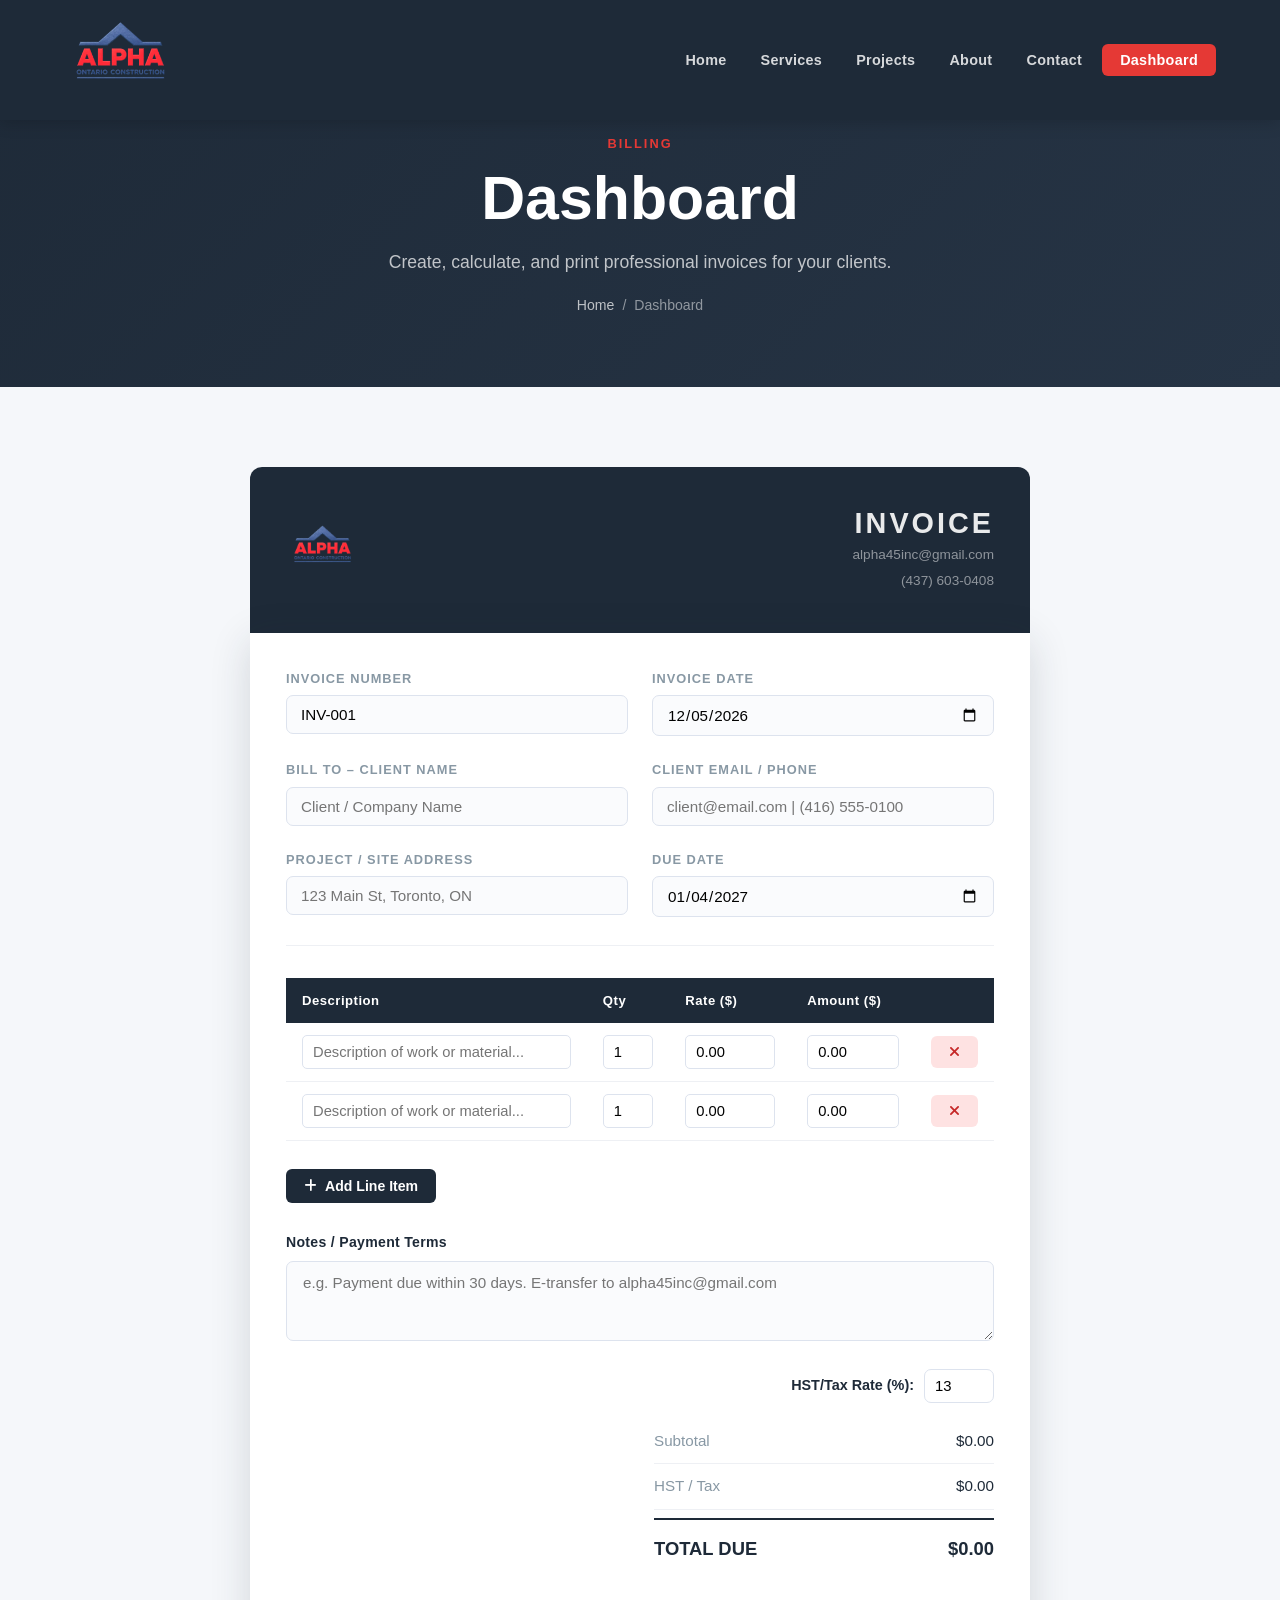
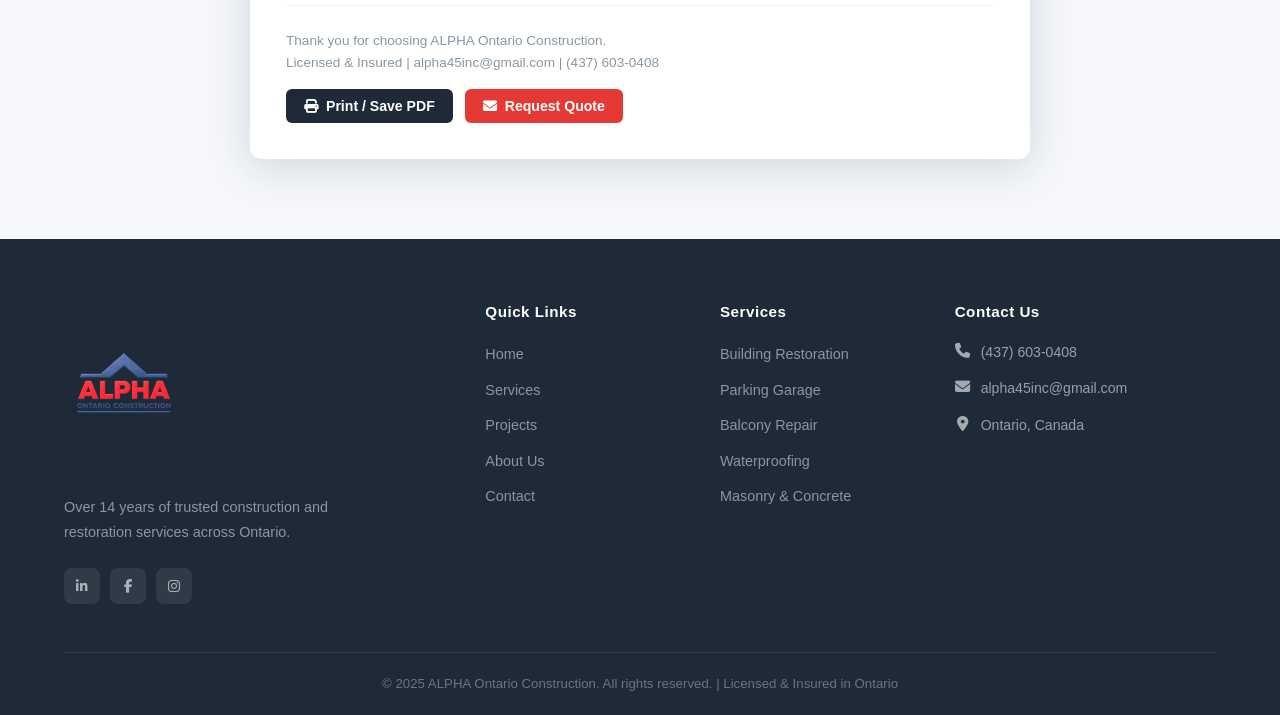
<file: invoice.html>
<!DOCTYPE html>
<html lang="en">
<head>
  <meta charset="UTF-8" />
  <meta name="viewport" content="width=device-width, initial-scale=1.0" />
  <title>Dashboard – ALPHA Ontario Construction</title>
  <link rel="stylesheet" href="https://cdnjs.cloudflare.com/ajax/libs/font-awesome/6.5.1/css/all.min.css" />
  <link rel="stylesheet" href="css/style.css" />
  <style>
    @media print {
      .navbar, .mobile-call-btn, .invoice-actions, .invoice-footer-row .invoice-btns,
      .page-hero, .footer { display: none !important; }
      body { background: white; }
      .invoice-wrapper { box-shadow: none; }
    }
  </style>
</head>
<body>

<!-- NAVBAR -->
<nav class="navbar">
  <div class="nav-inner">
    <a href="index.html" class="nav-logo">
      <img src="images/alphalogo.png" alt="ALPHA Ontario Construction" class="logo-img" />
    </a>
    <ul class="nav-links">
      <li><a href="index.html">Home</a></li>
      <li><a href="services.html">Services</a></li>
      <li><a href="projects.html">Projects</a></li>
      <li><a href="about.html">About</a></li>
      <li><a href="contact.html">Contact</a></li>
      <li><a href="dashboard.html" class="nav-cta active">Dashboard</a></li>
    </ul>
    <button class="hamburger" aria-label="Menu">
      <span></span><span></span><span></span>
    </button>
  </div>
</nav>

<!-- PAGE HERO -->
<div class="page-hero">
  <div class="container">
    <span class="section-label">Billing</span>
    <h1>Dashboard</h1>
    <p>Create, calculate, and print professional invoices for your clients.</p>
    <div class="breadcrumb">
      <a href="index.html">Home</a> <span>/</span> <span>Dashboard</span>
    </div>
  </div>
</div>

<!-- INVOICE FORM -->
<section style="background:var(--light-gray);">
  <div class="container">
    <div class="invoice-wrapper">

      <!-- Invoice Header -->
      <div class="invoice-header-bar">
        <div class="invoice-logo nav-logo">
          <img src="images/alphalogo.png" alt="ALPHA Ontario Construction" class="logo-img" />
        </div>
        <div class="invoice-title-block">
          <h2>INVOICE</h2>
          <p>alpha45inc@gmail.com</p>
          <p>(437) 603-0408</p>
        </div>
      </div>

      <!-- Invoice Body -->
      <div class="invoice-body">

        <!-- Meta Info -->
        <div class="invoice-meta">
          <div>
            <label>Invoice Number</label>
            <input type="text" id="inv-number" value="INV-001" placeholder="INV-001" />
          </div>
          <div>
            <label>Invoice Date</label>
            <input type="date" id="inv-date" />
          </div>
          <div>
            <label>Bill To – Client Name</label>
            <input type="text" id="client-name" placeholder="Client / Company Name" />
          </div>
          <div>
            <label>Client Email / Phone</label>
            <input type="text" id="client-contact" placeholder="client@email.com | (416) 555-0100" />
          </div>
          <div>
            <label>Project / Site Address</label>
            <input type="text" id="project-address" placeholder="123 Main St, Toronto, ON" />
          </div>
          <div>
            <label>Due Date</label>
            <input type="date" id="due-date" />
          </div>
        </div>

        <!-- Line Items Table -->
        <div class="invoice-table-wrap">
          <table class="invoice-table">
            <thead>
              <tr>
                <th style="width:45%;">Description</th>
                <th style="width:12%;">Qty</th>
                <th style="width:18%;">Rate ($)</th>
                <th style="width:18%;">Amount ($)</th>
                <th style="width:7%;"></th>
              </tr>
            </thead>
            <tbody id="invoice-tbody">
              <tr class="invoice-item-row">
                <td><input type="text" placeholder="Description of work or material..." /></td>
                <td><input type="number" class="inv-qty" value="1" min="0" oninput="recalcInvoice()" /></td>
                <td><input type="number" class="inv-rate" value="0.00" min="0" step="0.01" oninput="recalcInvoice()" /></td>
                <td><input type="text" class="inv-amount" value="0.00" readonly /></td>
                <td><button class="btn btn-sm" style="background:#fee2e2;color:#c62828;border:none;cursor:pointer;" onclick="removeRow(this)"><i class="fa-solid fa-xmark"></i></button></td>
              </tr>
              <tr class="invoice-item-row">
                <td><input type="text" placeholder="Description of work or material..." /></td>
                <td><input type="number" class="inv-qty" value="1" min="0" oninput="recalcInvoice()" /></td>
                <td><input type="number" class="inv-rate" value="0.00" min="0" step="0.01" oninput="recalcInvoice()" /></td>
                <td><input type="text" class="inv-amount" value="0.00" readonly /></td>
                <td><button class="btn btn-sm" style="background:#fee2e2;color:#c62828;border:none;cursor:pointer;" onclick="removeRow(this)"><i class="fa-solid fa-xmark"></i></button></td>
              </tr>
            </tbody>
          </table>
        </div>

        <!-- Add Row Button -->
        <div class="invoice-actions">
          <button class="btn btn-navy btn-sm" onclick="addInvoiceRow()"><i class="fa-solid fa-plus"></i> Add Line Item</button>
        </div>

        <!-- Notes -->
        <div class="form-group" style="margin-bottom:28px;">
          <label>Notes / Payment Terms</label>
          <textarea placeholder="e.g. Payment due within 30 days. E-transfer to alpha45inc@gmail.com" style="min-height:80px;"></textarea>
        </div>

        <!-- Totals -->
        <div style="display:flex;gap:20px;flex-wrap:wrap;align-items:flex-start;justify-content:flex-end;">
          <div style="display:flex;align-items:center;gap:10px;font-size:0.9rem;color:var(--gray);">
            <label for="tax-rate" style="font-weight:700;color:var(--navy);">HST/Tax Rate (%):</label>
            <input type="number" id="tax-rate" value="13" min="0" max="100" step="0.1" style="width:70px;border:1.5px solid #DDE3EE;border-radius:7px;padding:8px 10px;font-size:0.93rem;outline:none;" oninput="recalcInvoice()" />
          </div>
        </div>

        <div class="invoice-totals" style="margin-top:16px;">
          <div class="total-row">
            <span class="total-label">Subtotal</span>
            <span id="subtotal-display">$0.00</span>
          </div>
          <div class="total-row">
            <span class="total-label">HST / Tax</span>
            <span id="tax-display">$0.00</span>
          </div>
          <div class="total-row">
            <span>TOTAL DUE</span>
            <span id="total-display">$0.00</span>
          </div>
        </div>

        <!-- Footer Row -->
        <div class="invoice-footer-row">
          <p class="invoice-note">Thank you for choosing ALPHA Ontario Construction.<br>Licensed &amp; Insured | alpha45inc@gmail.com | (437) 603-0408</p>
          <div class="invoice-btns">
            <button class="btn btn-navy btn-sm" onclick="printInvoice()"><i class="fa-solid fa-print"></i> Print / Save PDF</button>
            <button class="btn btn-primary btn-sm" onclick="window.location='contact.html'"><i class="fa-solid fa-envelope"></i> Request Quote</button>
          </div>
        </div>

      </div>
    </div>
  </div>
</section>

<!-- FOOTER -->
<footer class="footer">
  <div class="container">
    <div class="footer-grid">
      <div class="footer-brand">
        <div class="nav-logo footer-brand-logo">
          <img src="images/alphalogo.png" alt="ALPHA Ontario Construction" class="logo-img" />
        </div>
        <p class="footer-tagline">Over 14 years of trusted construction and restoration services across Ontario.</p>
        <div class="footer-socials">
          <a href="#" class="social-btn"><i class="fa-brands fa-linkedin-in"></i></a>
          <a href="#" class="social-btn"><i class="fa-brands fa-facebook-f"></i></a>
          <a href="#" class="social-btn"><i class="fa-brands fa-instagram"></i></a>
        </div>
      </div>
      <div class="footer-col">
        <h4>Quick Links</h4>
        <ul class="footer-links">
          <li><a href="index.html">Home</a></li>
          <li><a href="services.html">Services</a></li>
          <li><a href="projects.html">Projects</a></li>
          <li><a href="about.html">About Us</a></li>
          <li><a href="contact.html">Contact</a></li>
        </ul>
      </div>
      <div class="footer-col">
        <h4>Services</h4>
        <ul class="footer-links">
          <li><a href="services.html">Building Restoration</a></li>
          <li><a href="services.html">Parking Garage</a></li>
          <li><a href="services.html">Balcony Repair</a></li>
          <li><a href="services.html">Waterproofing</a></li>
          <li><a href="services.html">Masonry &amp; Concrete</a></li>
        </ul>
      </div>
      <div class="footer-col">
        <h4>Contact Us</h4>
        <div class="footer-contact-list">
          <div class="footer-contact-item">
            <i class="fa-solid fa-phone"></i>
            <a href="tel:4376030408" style="color:rgba(255,255,255,0.55);">(437) 603-0408</a>
          </div>
          <div class="footer-contact-item">
            <i class="fa-solid fa-envelope"></i>
            <a href="mailto:alpha45inc@gmail.com" style="color:rgba(255,255,255,0.55);">alpha45inc@gmail.com</a>
          </div>
          <div class="footer-contact-item">
            <i class="fa-solid fa-location-dot"></i>
            <span>Ontario, Canada</span>
          </div>
        </div>
      </div>
    </div>
    <div class="footer-bottom">
      <p>© 2025 ALPHA Ontario Construction. All rights reserved. | Licensed &amp; Insured in Ontario</p>
    </div>
  </div>
</footer>

<a href="tel:4376030408" class="mobile-call-btn" aria-label="Call Now"><i class="fa-solid fa-phone"></i></a>
<script src="js/main.js"></script>
<script>
  document.addEventListener('DOMContentLoaded', () => {
    const today = new Date().toISOString().split('T')[0];
    document.getElementById('inv-date').value = today;
    const due = new Date();
    due.setDate(due.getDate() + 30);
    document.getElementById('due-date').value = due.toISOString().split('T')[0];
  });
</script>
</body>
</html>
</file>
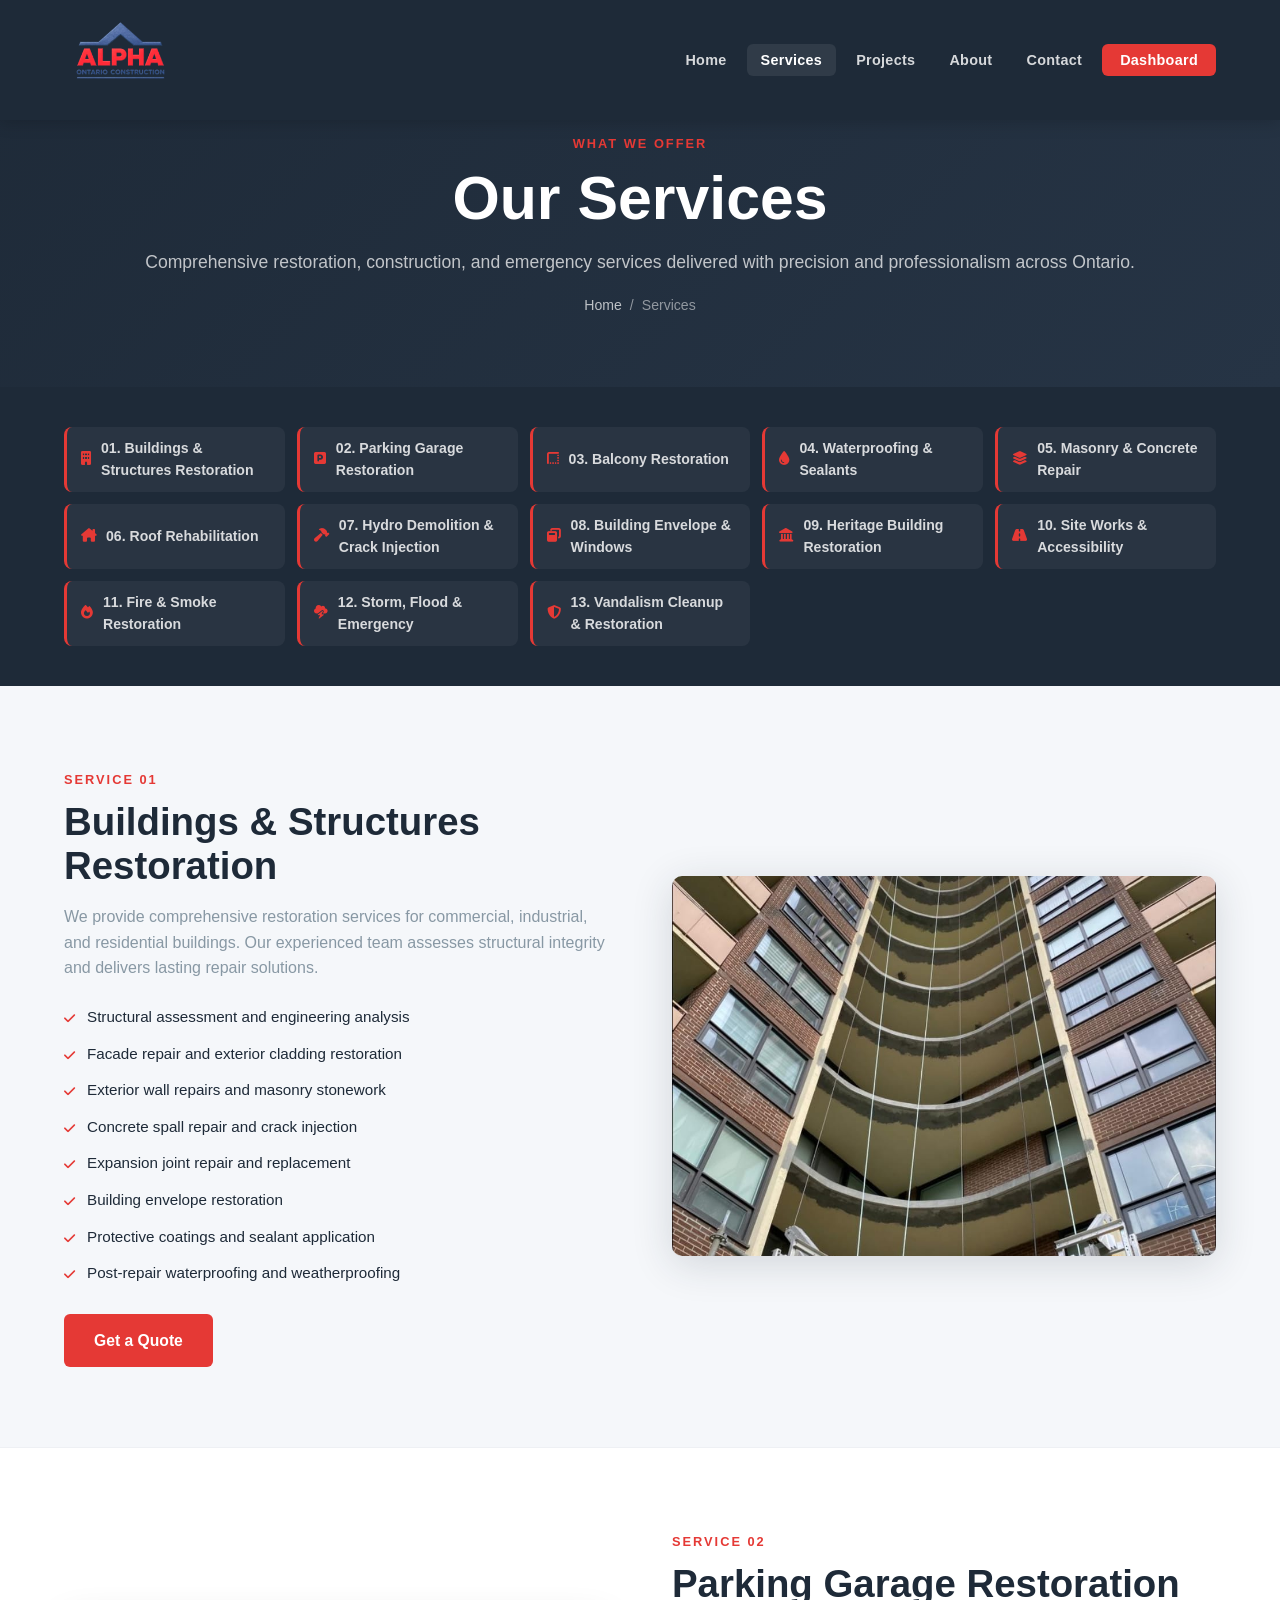
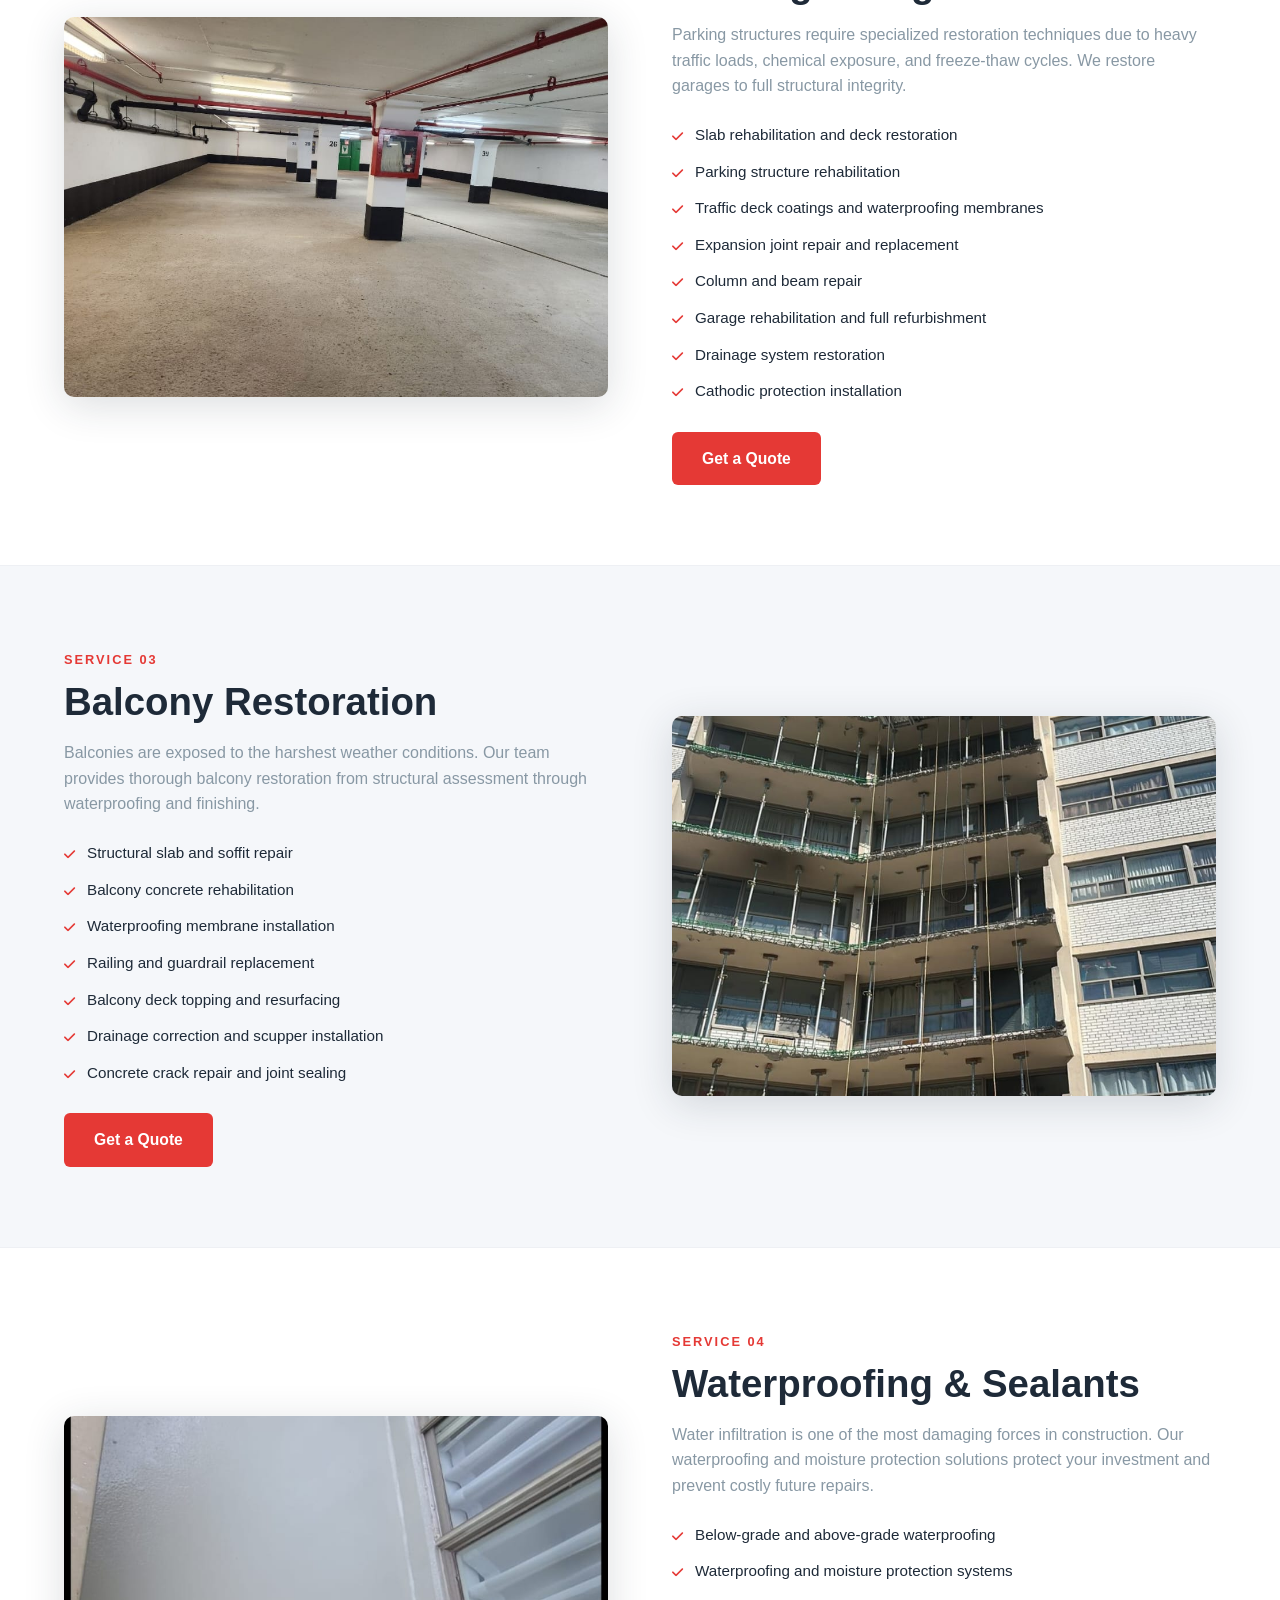
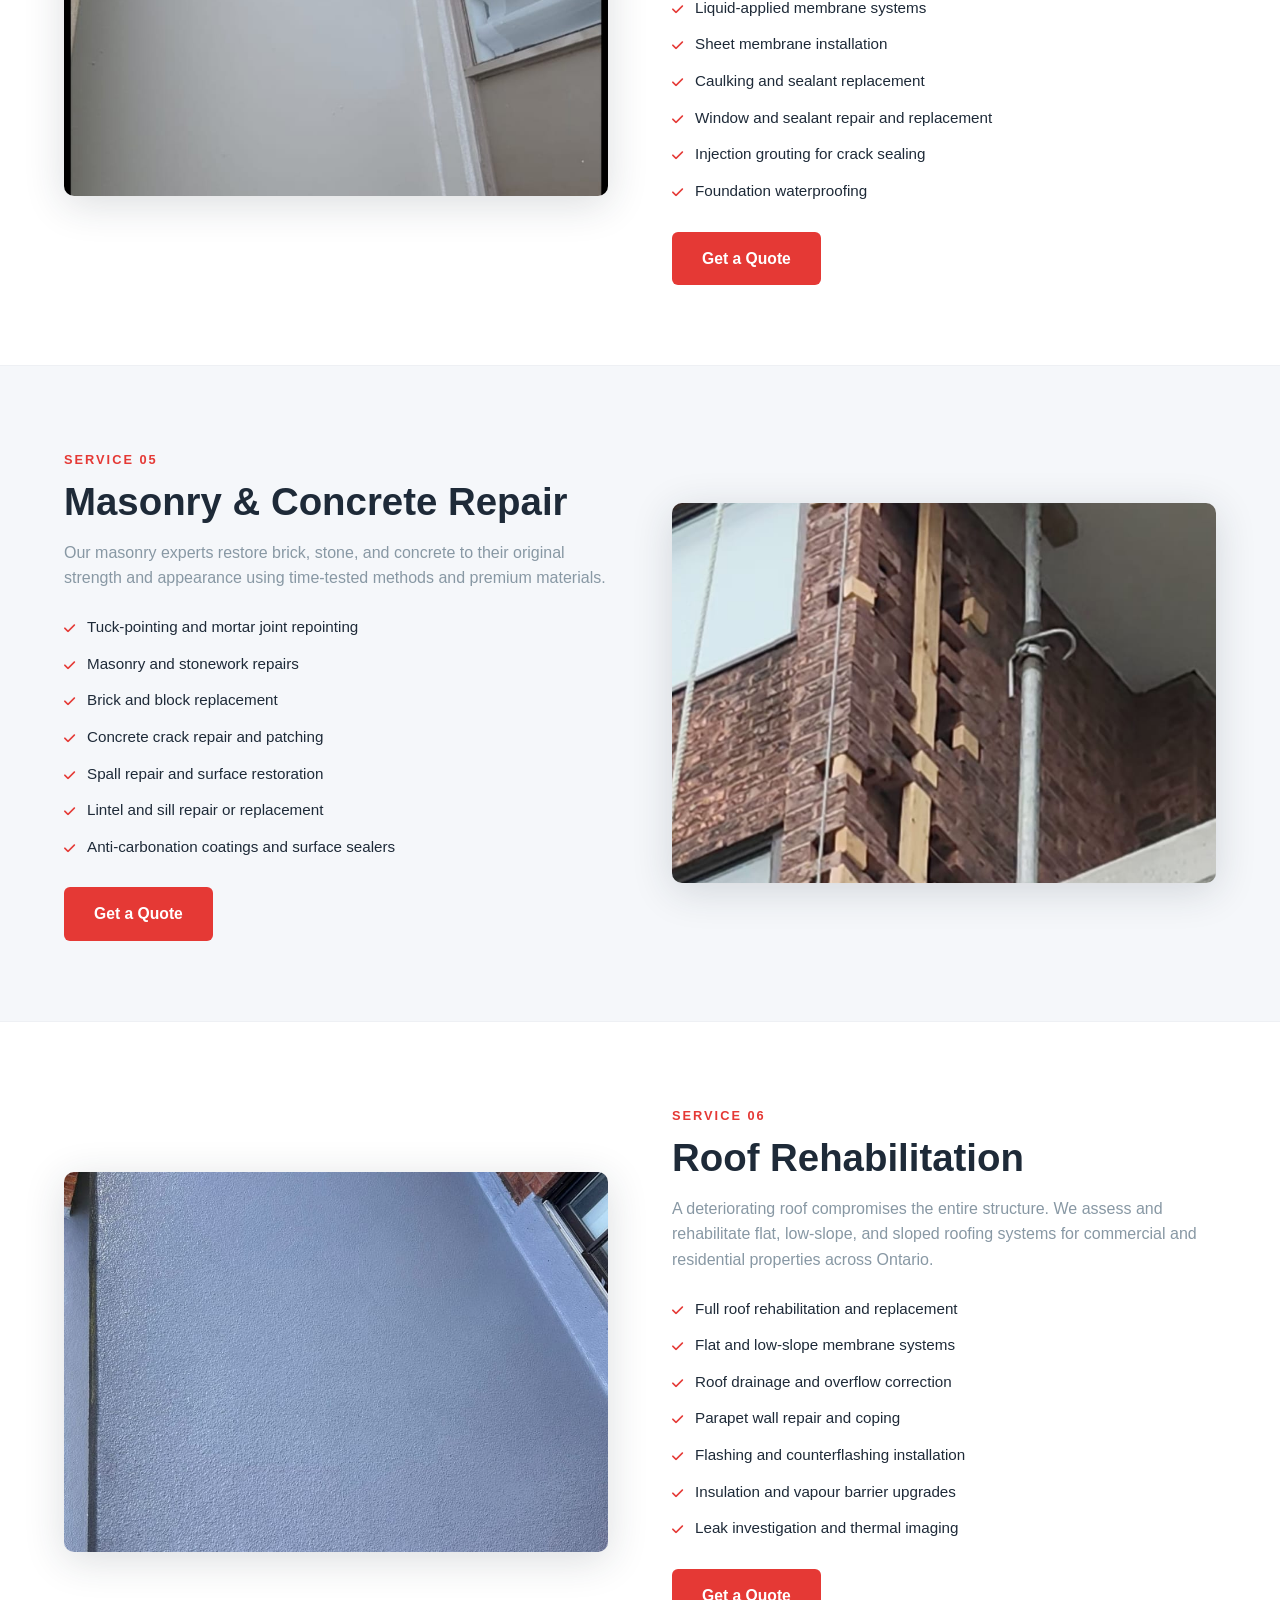
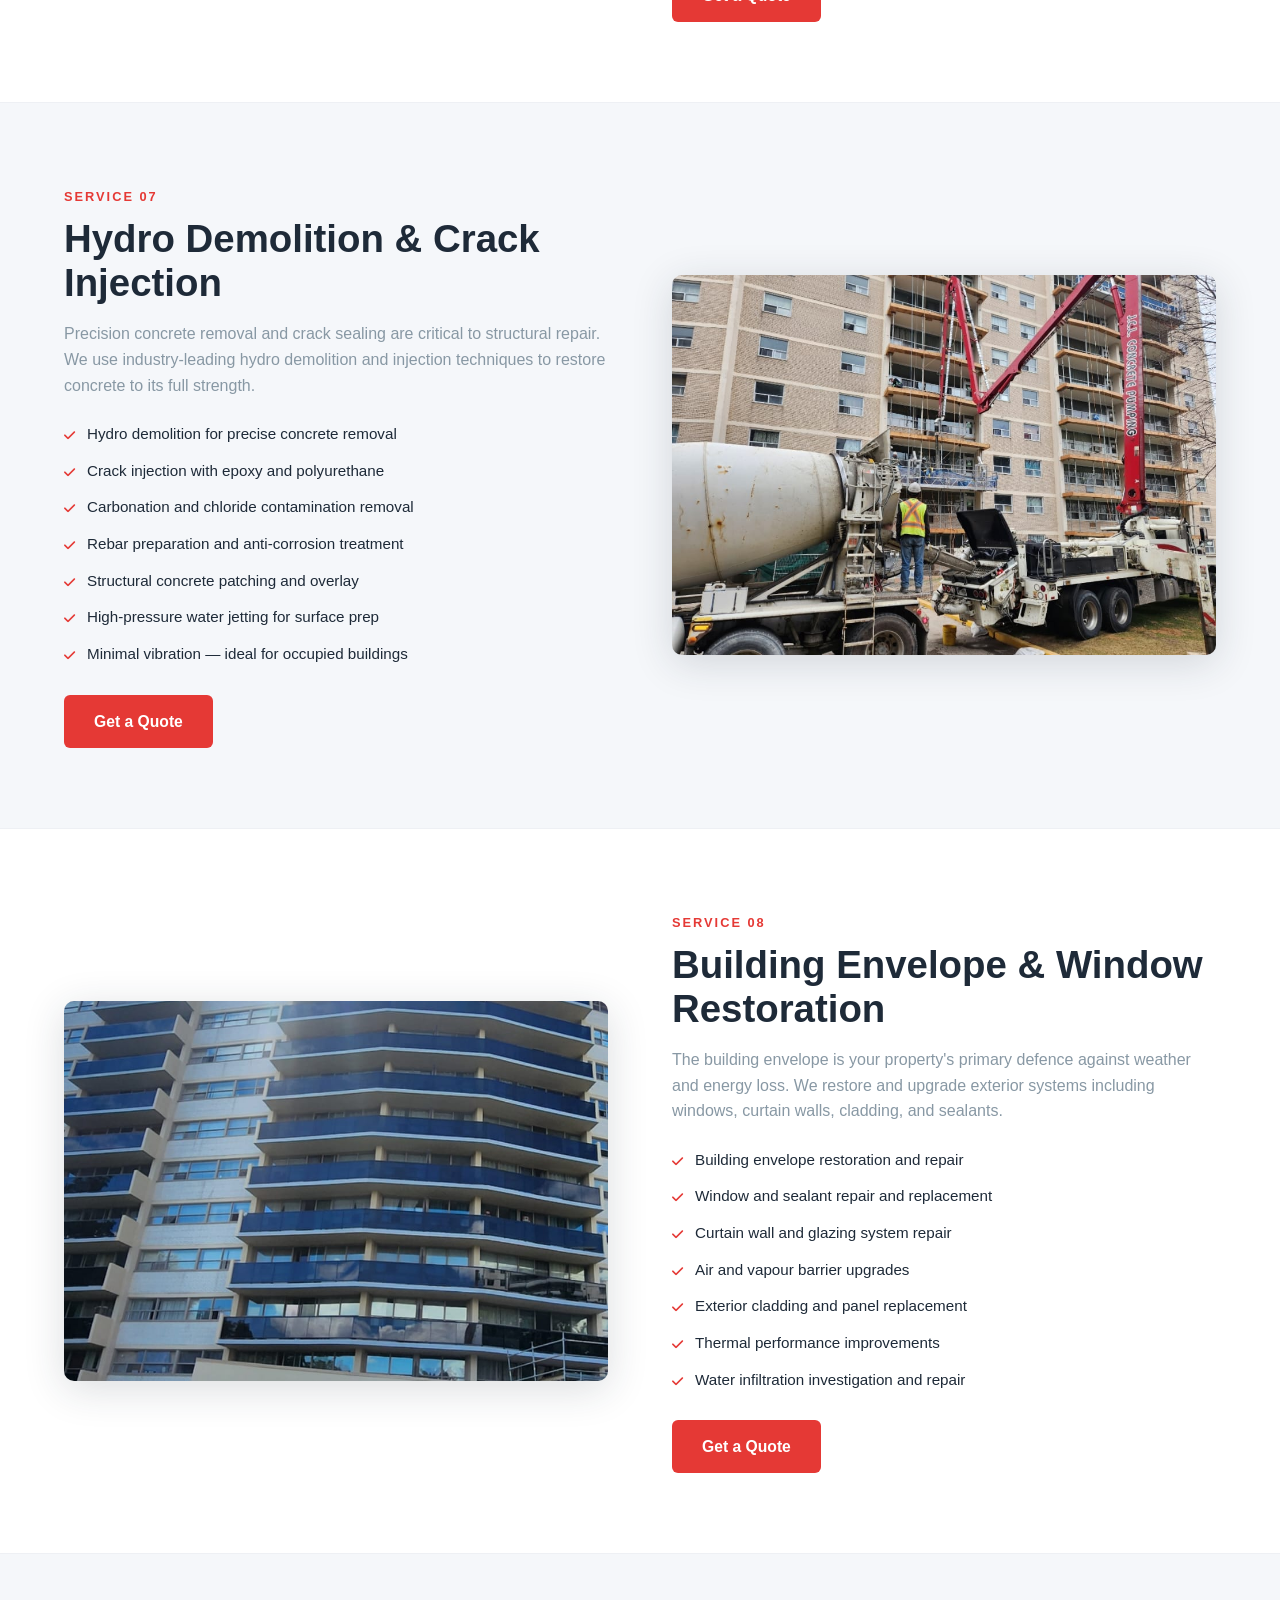
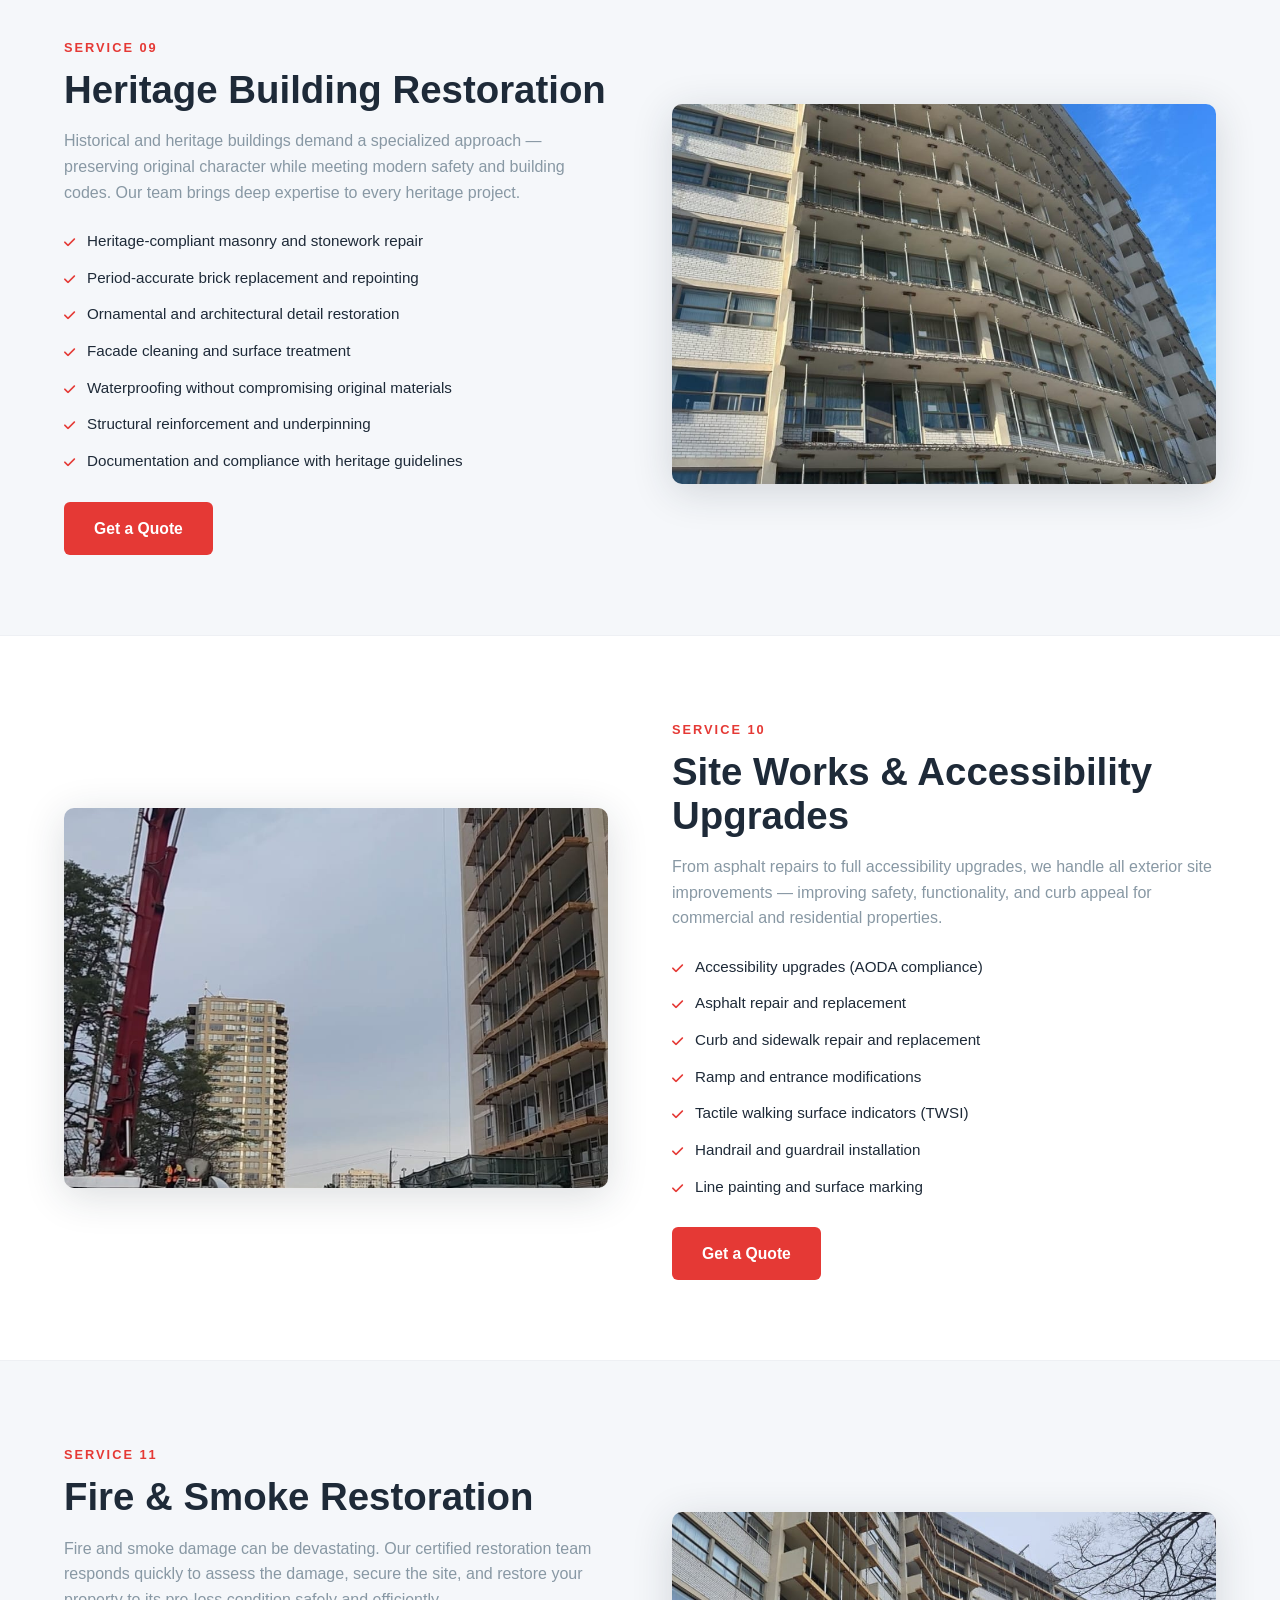
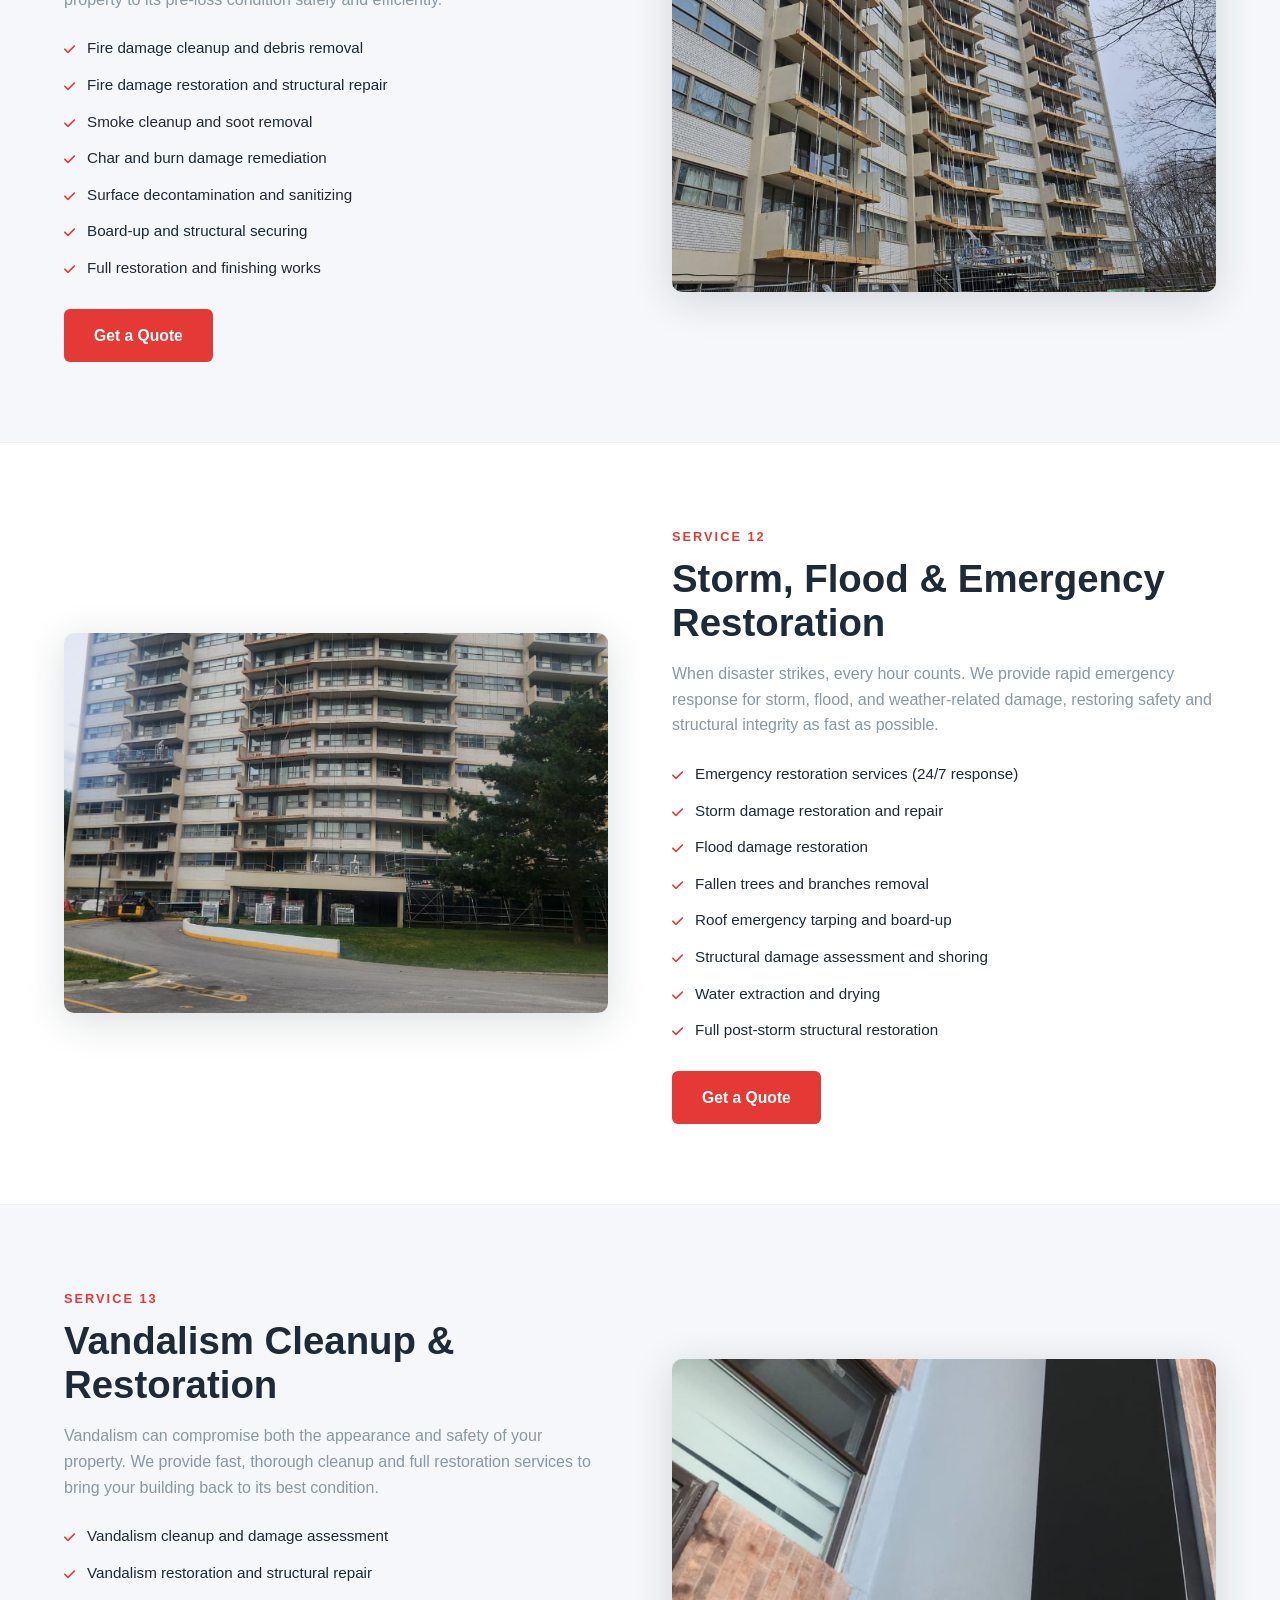
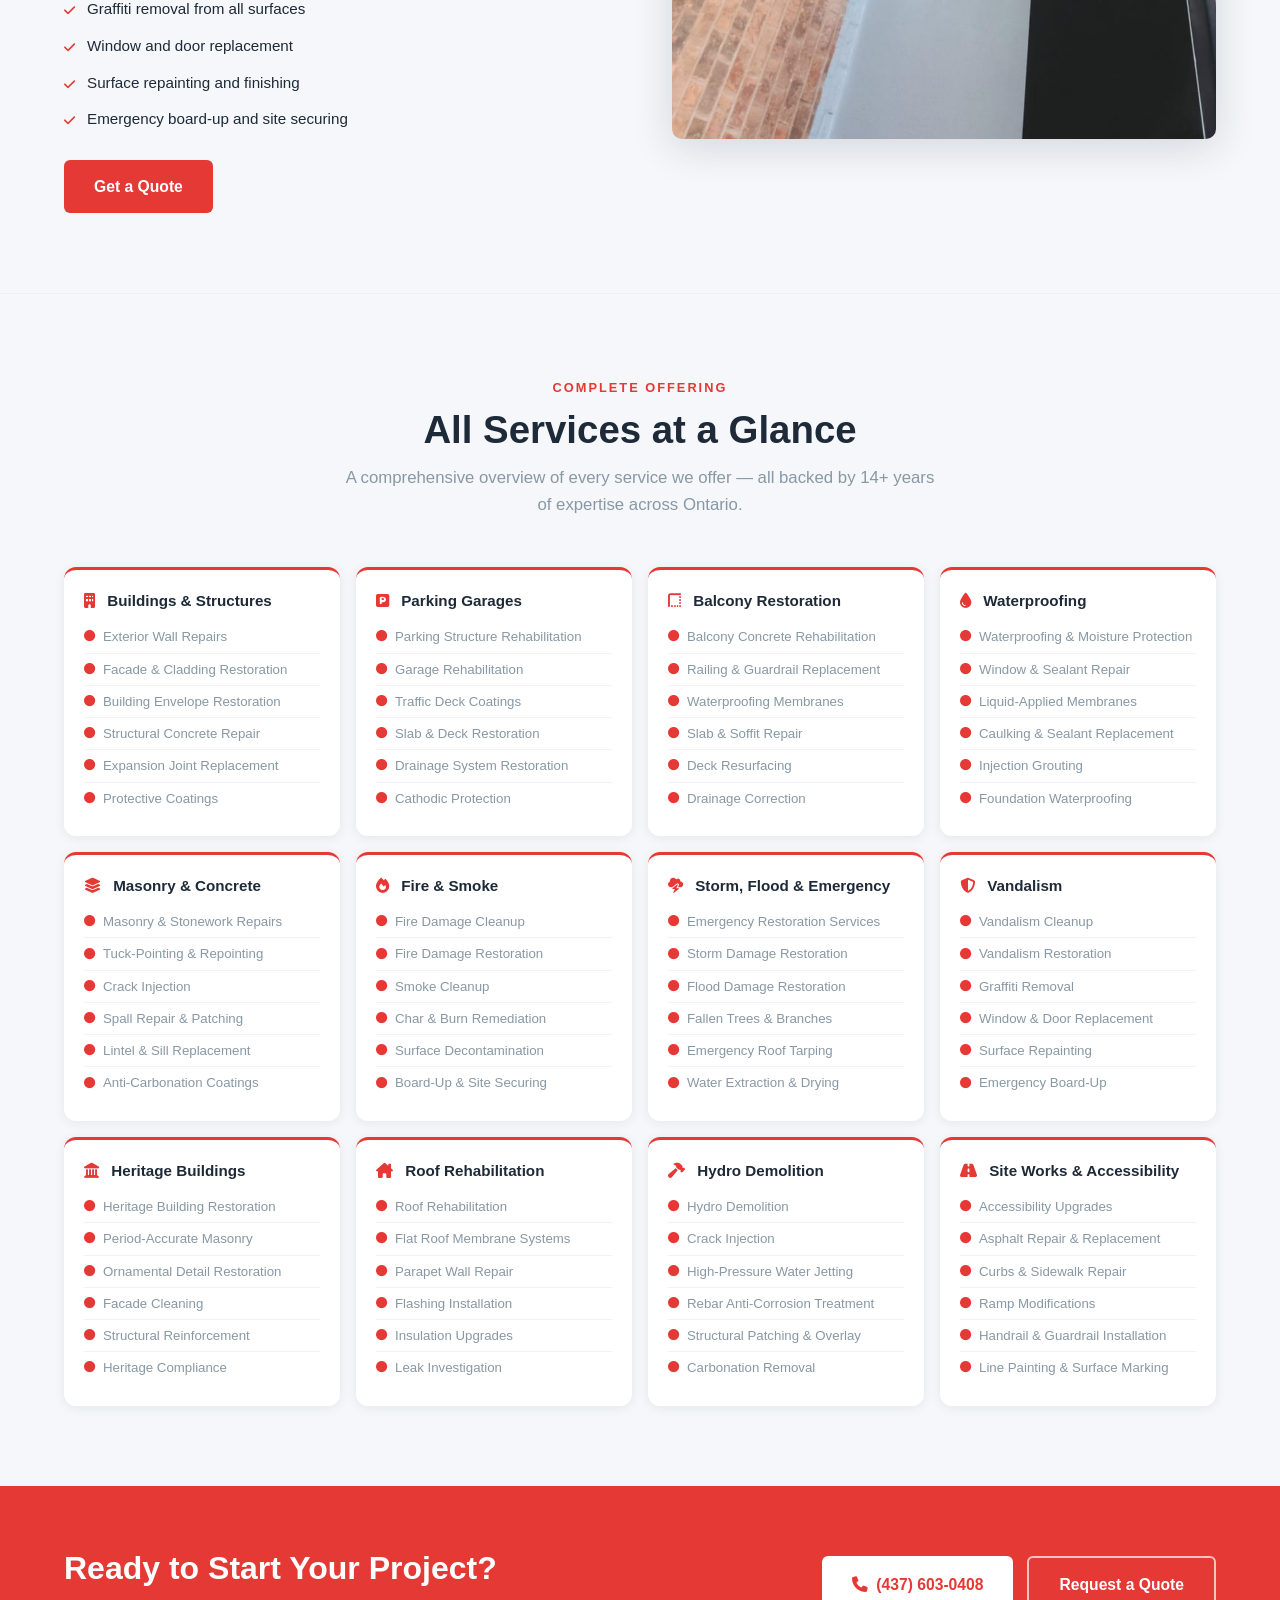
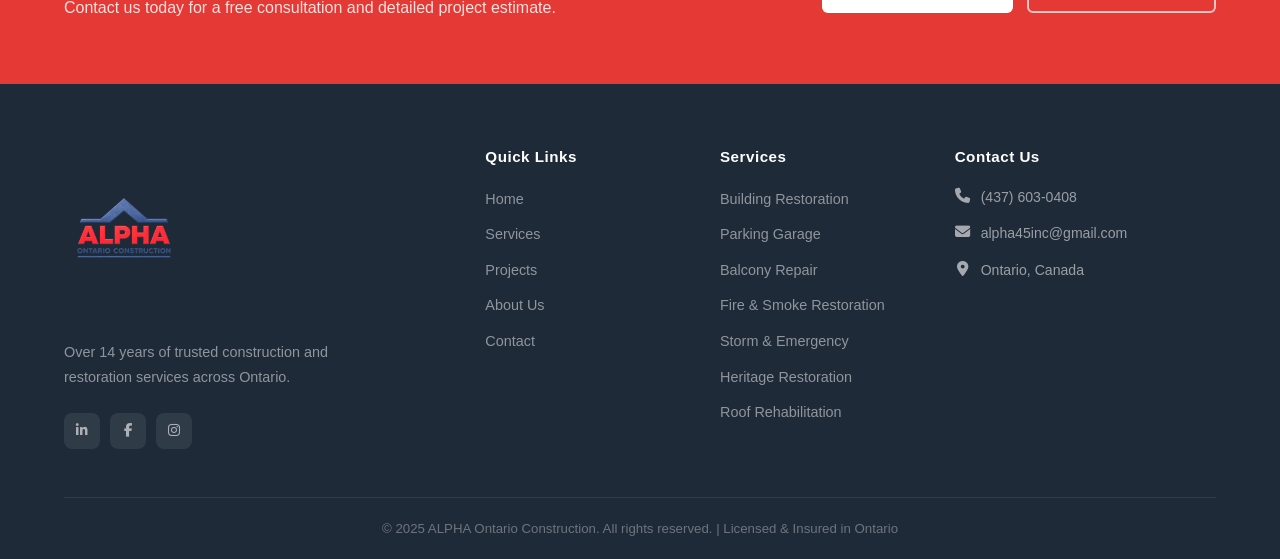
<file: services.html>
<!DOCTYPE html>
<html lang="en">
<head>
  <meta charset="UTF-8" />
  <meta name="viewport" content="width=device-width, initial-scale=1.0" />
  <title>Services – ALPHA Ontario Construction</title>
  <meta name="description" content="Comprehensive building restoration, fire & emergency restoration, waterproofing, masonry, roofing, balcony repair, and more across Ontario." />
  <link rel="stylesheet" href="https://cdnjs.cloudflare.com/ajax/libs/font-awesome/6.5.1/css/all.min.css" />
  <link rel="stylesheet" href="css/style.css" />
  <style>
    .services-index {
      background: var(--navy);
      padding: 40px 0;
    }
    .services-index-grid {
      display: grid;
      grid-template-columns: repeat(auto-fill, minmax(220px, 1fr));
      gap: 12px;
    }
    .serv-idx-item {
      display: flex; align-items: center; gap: 10px;
      color: rgba(255,255,255,0.82); font-size: 0.88rem; font-weight: 600;
      padding: 10px 14px; border-radius: 8px;
      background: rgba(255,255,255,0.05);
      border-left: 3px solid var(--red);
      transition: all 0.2s;
      text-decoration: none;
    }
    .serv-idx-item:hover { background: rgba(255,255,255,0.1); color: #fff; }
    .serv-idx-item i { color: var(--red); font-size: 0.85rem; }

    .service-section { padding: 80px 0; }
    .service-section:nth-child(even) { background: var(--light-gray); }

    /* Comprehensive services list at the bottom */
    .all-services-grid {
      display: grid;
      grid-template-columns: repeat(auto-fill, minmax(260px, 1fr));
      gap: 16px;
    }
    .all-serv-card {
      background: #fff; border-radius: 12px; padding: 22px 20px;
      box-shadow: 0 2px 12px rgba(30,42,56,0.07);
      border-top: 3px solid var(--red);
      transition: transform 0.2s, box-shadow 0.2s;
    }
    .all-serv-card:hover { transform: translateY(-4px); box-shadow: 0 8px 28px rgba(30,42,56,0.13); }
    .all-serv-card h4 { color: var(--navy); font-size: 0.95rem; margin-bottom: 12px; }
    .all-serv-card ul { list-style: none; padding: 0; }
    .all-serv-card ul li {
      font-size: 0.83rem; color: var(--gray); padding: 5px 0;
      border-bottom: 1px solid #F0F3F8; display: flex; align-items: center; gap: 8px;
    }
    .all-serv-card ul li:last-child { border-bottom: none; }
    .all-serv-card ul li i { color: var(--red); font-size: 0.7rem; flex-shrink: 0; }
  </style>
</head>
<body>

<!-- NAVBAR -->
<nav class="navbar">
  <div class="nav-inner">
    <a href="index.html" class="nav-logo">
      <img src="images/alphalogo.png" alt="ALPHA Ontario Construction" class="logo-img" />
    </a>
    <ul class="nav-links">
      <li><a href="index.html">Home</a></li>
      <li><a href="services.html" class="active">Services</a></li>
      <li><a href="projects.html">Projects</a></li>
      <li><a href="about.html">About</a></li>
      <li><a href="contact.html">Contact</a></li>
      <li><a href="dashboard.html" class="nav-cta">Dashboard</a></li>
    </ul>
    <button class="hamburger" aria-label="Menu">
      <span></span><span></span><span></span>
    </button>
  </div>
</nav>

<!-- PAGE HERO -->
<div class="page-hero">
  <div class="container">
    <span class="section-label">What We Offer</span>
    <h1>Our Services</h1>
    <p>Comprehensive restoration, construction, and emergency services delivered with precision and professionalism across Ontario.</p>
    <div class="breadcrumb">
      <a href="index.html">Home</a> <span>/</span> <span>Services</span>
    </div>
  </div>
</div>

<!-- SERVICES INDEX NAV -->
<div class="services-index">
  <div class="container">
    <div class="services-index-grid">
      <a href="#buildings" class="serv-idx-item"><i class="fa-solid fa-building"></i> 01. Buildings & Structures Restoration</a>
      <a href="#parking" class="serv-idx-item"><i class="fa-solid fa-square-parking"></i> 02. Parking Garage Restoration</a>
      <a href="#balcony" class="serv-idx-item"><i class="fa-solid fa-border-top-left"></i> 03. Balcony Restoration</a>
      <a href="#waterproofing" class="serv-idx-item"><i class="fa-solid fa-droplet"></i> 04. Waterproofing & Sealants</a>
      <a href="#masonry" class="serv-idx-item"><i class="fa-solid fa-layer-group"></i> 05. Masonry & Concrete Repair</a>
      <a href="#roofing" class="serv-idx-item"><i class="fa-solid fa-house-chimney"></i> 06. Roof Rehabilitation</a>
      <a href="#hydro" class="serv-idx-item"><i class="fa-solid fa-hammer"></i> 07. Hydro Demolition & Crack Injection</a>
      <a href="#envelope" class="serv-idx-item"><i class="fa-solid fa-window-restore"></i> 08. Building Envelope & Windows</a>
      <a href="#heritage" class="serv-idx-item"><i class="fa-solid fa-landmark"></i> 09. Heritage Building Restoration</a>
      <a href="#site" class="serv-idx-item"><i class="fa-solid fa-road"></i> 10. Site Works & Accessibility</a>
      <a href="#fire" class="serv-idx-item"><i class="fa-solid fa-fire"></i> 11. Fire & Smoke Restoration</a>
      <a href="#storm" class="serv-idx-item"><i class="fa-solid fa-cloud-bolt"></i> 12. Storm, Flood & Emergency</a>
      <a href="#vandalism" class="serv-idx-item"><i class="fa-solid fa-shield-halved"></i> 13. Vandalism Cleanup & Restoration</a>
    </div>
  </div>
</div>

<!-- SERVICE 1: Building Restoration -->
<section class="service-section" id="buildings">
  <div class="container">
    <div class="service-detail-grid">
      <div class="service-detail-img">
        <img src="images/img1.jpg" alt="Buildings & Structures Restoration" loading="lazy" />
      </div>
      <div class="service-detail-content">
        <span class="section-label">Service 01</span>
        <h2 class="section-title">Buildings &amp; Structures Restoration</h2>
        <p>We provide comprehensive restoration services for commercial, industrial, and residential buildings. Our experienced team assesses structural integrity and delivers lasting repair solutions.</p>
        <ul class="service-bullets">
          <li class="service-bullet"><span class="bullet-icon"><i class="fa-solid fa-check"></i></span><span>Structural assessment and engineering analysis</span></li>
          <li class="service-bullet"><span class="bullet-icon"><i class="fa-solid fa-check"></i></span><span>Facade repair and exterior cladding restoration</span></li>
          <li class="service-bullet"><span class="bullet-icon"><i class="fa-solid fa-check"></i></span><span>Exterior wall repairs and masonry stonework</span></li>
          <li class="service-bullet"><span class="bullet-icon"><i class="fa-solid fa-check"></i></span><span>Concrete spall repair and crack injection</span></li>
          <li class="service-bullet"><span class="bullet-icon"><i class="fa-solid fa-check"></i></span><span>Expansion joint repair and replacement</span></li>
          <li class="service-bullet"><span class="bullet-icon"><i class="fa-solid fa-check"></i></span><span>Building envelope restoration</span></li>
          <li class="service-bullet"><span class="bullet-icon"><i class="fa-solid fa-check"></i></span><span>Protective coatings and sealant application</span></li>
          <li class="service-bullet"><span class="bullet-icon"><i class="fa-solid fa-check"></i></span><span>Post-repair waterproofing and weatherproofing</span></li>
        </ul>
        <div style="margin-top:28px;">
          <a href="contact.html" class="btn btn-primary">Get a Quote</a>
        </div>
      </div>
    </div>
  </div>
</section>

<!-- SERVICE 2: Parking Garage -->
<section class="service-section" id="parking">
  <div class="container">
    <div class="service-detail-grid">
      <div class="service-detail-img">
        <img src="images/img8.jpg" alt="Parking Garage Restoration" loading="lazy" />
      </div>
      <div class="service-detail-content">
        <span class="section-label">Service 02</span>
        <h2 class="section-title">Parking Garage Restoration</h2>
        <p>Parking structures require specialized restoration techniques due to heavy traffic loads, chemical exposure, and freeze-thaw cycles. We restore garages to full structural integrity.</p>
        <ul class="service-bullets">
          <li class="service-bullet"><span class="bullet-icon"><i class="fa-solid fa-check"></i></span><span>Slab rehabilitation and deck restoration</span></li>
          <li class="service-bullet"><span class="bullet-icon"><i class="fa-solid fa-check"></i></span><span>Parking structure rehabilitation</span></li>
          <li class="service-bullet"><span class="bullet-icon"><i class="fa-solid fa-check"></i></span><span>Traffic deck coatings and waterproofing membranes</span></li>
          <li class="service-bullet"><span class="bullet-icon"><i class="fa-solid fa-check"></i></span><span>Expansion joint repair and replacement</span></li>
          <li class="service-bullet"><span class="bullet-icon"><i class="fa-solid fa-check"></i></span><span>Column and beam repair</span></li>
          <li class="service-bullet"><span class="bullet-icon"><i class="fa-solid fa-check"></i></span><span>Garage rehabilitation and full refurbishment</span></li>
          <li class="service-bullet"><span class="bullet-icon"><i class="fa-solid fa-check"></i></span><span>Drainage system restoration</span></li>
          <li class="service-bullet"><span class="bullet-icon"><i class="fa-solid fa-check"></i></span><span>Cathodic protection installation</span></li>
        </ul>
        <div style="margin-top:28px;">
          <a href="contact.html" class="btn btn-primary">Get a Quote</a>
        </div>
      </div>
    </div>
  </div>
</section>

<!-- SERVICE 3: Balcony Restoration -->
<section class="service-section" id="balcony">
  <div class="container">
    <div class="service-detail-grid">
      <div class="service-detail-img">
        <img src="images/img22.jpg" alt="Balcony Restoration" loading="lazy" />
      </div>
      <div class="service-detail-content">
        <span class="section-label">Service 03</span>
        <h2 class="section-title">Balcony Restoration</h2>
        <p>Balconies are exposed to the harshest weather conditions. Our team provides thorough balcony restoration from structural assessment through waterproofing and finishing.</p>
        <ul class="service-bullets">
          <li class="service-bullet"><span class="bullet-icon"><i class="fa-solid fa-check"></i></span><span>Structural slab and soffit repair</span></li>
          <li class="service-bullet"><span class="bullet-icon"><i class="fa-solid fa-check"></i></span><span>Balcony concrete rehabilitation</span></li>
          <li class="service-bullet"><span class="bullet-icon"><i class="fa-solid fa-check"></i></span><span>Waterproofing membrane installation</span></li>
          <li class="service-bullet"><span class="bullet-icon"><i class="fa-solid fa-check"></i></span><span>Railing and guardrail replacement</span></li>
          <li class="service-bullet"><span class="bullet-icon"><i class="fa-solid fa-check"></i></span><span>Balcony deck topping and resurfacing</span></li>
          <li class="service-bullet"><span class="bullet-icon"><i class="fa-solid fa-check"></i></span><span>Drainage correction and scupper installation</span></li>
          <li class="service-bullet"><span class="bullet-icon"><i class="fa-solid fa-check"></i></span><span>Concrete crack repair and joint sealing</span></li>
        </ul>
        <div style="margin-top:28px;">
          <a href="contact.html" class="btn btn-primary">Get a Quote</a>
        </div>
      </div>
    </div>
  </div>
</section>

<!-- SERVICE 4: Waterproofing -->
<section class="service-section" id="waterproofing">
  <div class="container">
    <div class="service-detail-grid">
      <div class="service-detail-img">
        <img src="images/img20.jpg" alt="Waterproofing & Sealants" loading="lazy" />
      </div>
      <div class="service-detail-content">
        <span class="section-label">Service 04</span>
        <h2 class="section-title">Waterproofing &amp; Sealants</h2>
        <p>Water infiltration is one of the most damaging forces in construction. Our waterproofing and moisture protection solutions protect your investment and prevent costly future repairs.</p>
        <ul class="service-bullets">
          <li class="service-bullet"><span class="bullet-icon"><i class="fa-solid fa-check"></i></span><span>Below-grade and above-grade waterproofing</span></li>
          <li class="service-bullet"><span class="bullet-icon"><i class="fa-solid fa-check"></i></span><span>Waterproofing and moisture protection systems</span></li>
          <li class="service-bullet"><span class="bullet-icon"><i class="fa-solid fa-check"></i></span><span>Liquid-applied membrane systems</span></li>
          <li class="service-bullet"><span class="bullet-icon"><i class="fa-solid fa-check"></i></span><span>Sheet membrane installation</span></li>
          <li class="service-bullet"><span class="bullet-icon"><i class="fa-solid fa-check"></i></span><span>Caulking and sealant replacement</span></li>
          <li class="service-bullet"><span class="bullet-icon"><i class="fa-solid fa-check"></i></span><span>Window and sealant repair and replacement</span></li>
          <li class="service-bullet"><span class="bullet-icon"><i class="fa-solid fa-check"></i></span><span>Injection grouting for crack sealing</span></li>
          <li class="service-bullet"><span class="bullet-icon"><i class="fa-solid fa-check"></i></span><span>Foundation waterproofing</span></li>
        </ul>
        <div style="margin-top:28px;">
          <a href="contact.html" class="btn btn-primary">Get a Quote</a>
        </div>
      </div>
    </div>
  </div>
</section>

<!-- SERVICE 5: Masonry & Concrete -->
<section class="service-section" id="masonry">
  <div class="container">
    <div class="service-detail-grid">
      <div class="service-detail-img">
        <img src="images/img28.jpg" alt="Masonry & Concrete Repair" loading="lazy" />
      </div>
      <div class="service-detail-content">
        <span class="section-label">Service 05</span>
        <h2 class="section-title">Masonry &amp; Concrete Repair</h2>
        <p>Our masonry experts restore brick, stone, and concrete to their original strength and appearance using time-tested methods and premium materials.</p>
        <ul class="service-bullets">
          <li class="service-bullet"><span class="bullet-icon"><i class="fa-solid fa-check"></i></span><span>Tuck-pointing and mortar joint repointing</span></li>
          <li class="service-bullet"><span class="bullet-icon"><i class="fa-solid fa-check"></i></span><span>Masonry and stonework repairs</span></li>
          <li class="service-bullet"><span class="bullet-icon"><i class="fa-solid fa-check"></i></span><span>Brick and block replacement</span></li>
          <li class="service-bullet"><span class="bullet-icon"><i class="fa-solid fa-check"></i></span><span>Concrete crack repair and patching</span></li>
          <li class="service-bullet"><span class="bullet-icon"><i class="fa-solid fa-check"></i></span><span>Spall repair and surface restoration</span></li>
          <li class="service-bullet"><span class="bullet-icon"><i class="fa-solid fa-check"></i></span><span>Lintel and sill repair or replacement</span></li>
          <li class="service-bullet"><span class="bullet-icon"><i class="fa-solid fa-check"></i></span><span>Anti-carbonation coatings and surface sealers</span></li>
        </ul>
        <div style="margin-top:28px;">
          <a href="contact.html" class="btn btn-primary">Get a Quote</a>
        </div>
      </div>
    </div>
  </div>
</section>

<!-- SERVICE 6: Roof Rehabilitation -->
<section class="service-section" id="roofing">
  <div class="container">
    <div class="service-detail-grid">
      <div class="service-detail-img">
        <img src="images/img29.jpg" alt="Roof Rehabilitation" loading="lazy" />
      </div>
      <div class="service-detail-content">
        <span class="section-label">Service 06</span>
        <h2 class="section-title">Roof Rehabilitation</h2>
        <p>A deteriorating roof compromises the entire structure. We assess and rehabilitate flat, low-slope, and sloped roofing systems for commercial and residential properties across Ontario.</p>
        <ul class="service-bullets">
          <li class="service-bullet"><span class="bullet-icon"><i class="fa-solid fa-check"></i></span><span>Full roof rehabilitation and replacement</span></li>
          <li class="service-bullet"><span class="bullet-icon"><i class="fa-solid fa-check"></i></span><span>Flat and low-slope membrane systems</span></li>
          <li class="service-bullet"><span class="bullet-icon"><i class="fa-solid fa-check"></i></span><span>Roof drainage and overflow correction</span></li>
          <li class="service-bullet"><span class="bullet-icon"><i class="fa-solid fa-check"></i></span><span>Parapet wall repair and coping</span></li>
          <li class="service-bullet"><span class="bullet-icon"><i class="fa-solid fa-check"></i></span><span>Flashing and counterflashing installation</span></li>
          <li class="service-bullet"><span class="bullet-icon"><i class="fa-solid fa-check"></i></span><span>Insulation and vapour barrier upgrades</span></li>
          <li class="service-bullet"><span class="bullet-icon"><i class="fa-solid fa-check"></i></span><span>Leak investigation and thermal imaging</span></li>
        </ul>
        <div style="margin-top:28px;">
          <a href="contact.html" class="btn btn-primary">Get a Quote</a>
        </div>
      </div>
    </div>
  </div>
</section>

<!-- SERVICE 7: Hydro Demolition & Crack Injection -->
<section class="service-section" id="hydro">
  <div class="container">
    <div class="service-detail-grid">
      <div class="service-detail-img">
        <img src="images/img10.jpg" alt="Hydro Demolition & Crack Injection" loading="lazy" />
      </div>
      <div class="service-detail-content">
        <span class="section-label">Service 07</span>
        <h2 class="section-title">Hydro Demolition &amp; Crack Injection</h2>
        <p>Precision concrete removal and crack sealing are critical to structural repair. We use industry-leading hydro demolition and injection techniques to restore concrete to its full strength.</p>
        <ul class="service-bullets">
          <li class="service-bullet"><span class="bullet-icon"><i class="fa-solid fa-check"></i></span><span>Hydro demolition for precise concrete removal</span></li>
          <li class="service-bullet"><span class="bullet-icon"><i class="fa-solid fa-check"></i></span><span>Crack injection with epoxy and polyurethane</span></li>
          <li class="service-bullet"><span class="bullet-icon"><i class="fa-solid fa-check"></i></span><span>Carbonation and chloride contamination removal</span></li>
          <li class="service-bullet"><span class="bullet-icon"><i class="fa-solid fa-check"></i></span><span>Rebar preparation and anti-corrosion treatment</span></li>
          <li class="service-bullet"><span class="bullet-icon"><i class="fa-solid fa-check"></i></span><span>Structural concrete patching and overlay</span></li>
          <li class="service-bullet"><span class="bullet-icon"><i class="fa-solid fa-check"></i></span><span>High-pressure water jetting for surface prep</span></li>
          <li class="service-bullet"><span class="bullet-icon"><i class="fa-solid fa-check"></i></span><span>Minimal vibration — ideal for occupied buildings</span></li>
        </ul>
        <div style="margin-top:28px;">
          <a href="contact.html" class="btn btn-primary">Get a Quote</a>
        </div>
      </div>
    </div>
  </div>
</section>

<!-- SERVICE 8: Building Envelope & Windows -->
<section class="service-section" id="envelope">
  <div class="container">
    <div class="service-detail-grid">
      <div class="service-detail-img">
        <img src="images/img16.jpg" alt="Building Envelope & Window Restoration" loading="lazy" />
      </div>
      <div class="service-detail-content">
        <span class="section-label">Service 08</span>
        <h2 class="section-title">Building Envelope &amp; Window Restoration</h2>
        <p>The building envelope is your property's primary defence against weather and energy loss. We restore and upgrade exterior systems including windows, curtain walls, cladding, and sealants.</p>
        <ul class="service-bullets">
          <li class="service-bullet"><span class="bullet-icon"><i class="fa-solid fa-check"></i></span><span>Building envelope restoration and repair</span></li>
          <li class="service-bullet"><span class="bullet-icon"><i class="fa-solid fa-check"></i></span><span>Window and sealant repair and replacement</span></li>
          <li class="service-bullet"><span class="bullet-icon"><i class="fa-solid fa-check"></i></span><span>Curtain wall and glazing system repair</span></li>
          <li class="service-bullet"><span class="bullet-icon"><i class="fa-solid fa-check"></i></span><span>Air and vapour barrier upgrades</span></li>
          <li class="service-bullet"><span class="bullet-icon"><i class="fa-solid fa-check"></i></span><span>Exterior cladding and panel replacement</span></li>
          <li class="service-bullet"><span class="bullet-icon"><i class="fa-solid fa-check"></i></span><span>Thermal performance improvements</span></li>
          <li class="service-bullet"><span class="bullet-icon"><i class="fa-solid fa-check"></i></span><span>Water infiltration investigation and repair</span></li>
        </ul>
        <div style="margin-top:28px;">
          <a href="contact.html" class="btn btn-primary">Get a Quote</a>
        </div>
      </div>
    </div>
  </div>
</section>

<!-- SERVICE 9: Heritage Building Restoration -->
<section class="service-section" id="heritage">
  <div class="container">
    <div class="service-detail-grid">
      <div class="service-detail-img">
        <img src="images/img7.jpg" alt="Heritage Building Restoration" loading="lazy" />
      </div>
      <div class="service-detail-content">
        <span class="section-label">Service 09</span>
        <h2 class="section-title">Heritage Building Restoration</h2>
        <p>Historical and heritage buildings demand a specialized approach — preserving original character while meeting modern safety and building codes. Our team brings deep expertise to every heritage project.</p>
        <ul class="service-bullets">
          <li class="service-bullet"><span class="bullet-icon"><i class="fa-solid fa-check"></i></span><span>Heritage-compliant masonry and stonework repair</span></li>
          <li class="service-bullet"><span class="bullet-icon"><i class="fa-solid fa-check"></i></span><span>Period-accurate brick replacement and repointing</span></li>
          <li class="service-bullet"><span class="bullet-icon"><i class="fa-solid fa-check"></i></span><span>Ornamental and architectural detail restoration</span></li>
          <li class="service-bullet"><span class="bullet-icon"><i class="fa-solid fa-check"></i></span><span>Facade cleaning and surface treatment</span></li>
          <li class="service-bullet"><span class="bullet-icon"><i class="fa-solid fa-check"></i></span><span>Waterproofing without compromising original materials</span></li>
          <li class="service-bullet"><span class="bullet-icon"><i class="fa-solid fa-check"></i></span><span>Structural reinforcement and underpinning</span></li>
          <li class="service-bullet"><span class="bullet-icon"><i class="fa-solid fa-check"></i></span><span>Documentation and compliance with heritage guidelines</span></li>
        </ul>
        <div style="margin-top:28px;">
          <a href="contact.html" class="btn btn-primary">Get a Quote</a>
        </div>
      </div>
    </div>
  </div>
</section>

<!-- SERVICE 10: Site Works & Accessibility -->
<section class="service-section" id="site">
  <div class="container">
    <div class="service-detail-grid">
      <div class="service-detail-img">
        <img src="images/img9.jpg" alt="Site Works & Accessibility" loading="lazy" />
      </div>
      <div class="service-detail-content">
        <span class="section-label">Service 10</span>
        <h2 class="section-title">Site Works &amp; Accessibility Upgrades</h2>
        <p>From asphalt repairs to full accessibility upgrades, we handle all exterior site improvements — improving safety, functionality, and curb appeal for commercial and residential properties.</p>
        <ul class="service-bullets">
          <li class="service-bullet"><span class="bullet-icon"><i class="fa-solid fa-check"></i></span><span>Accessibility upgrades (AODA compliance)</span></li>
          <li class="service-bullet"><span class="bullet-icon"><i class="fa-solid fa-check"></i></span><span>Asphalt repair and replacement</span></li>
          <li class="service-bullet"><span class="bullet-icon"><i class="fa-solid fa-check"></i></span><span>Curb and sidewalk repair and replacement</span></li>
          <li class="service-bullet"><span class="bullet-icon"><i class="fa-solid fa-check"></i></span><span>Ramp and entrance modifications</span></li>
          <li class="service-bullet"><span class="bullet-icon"><i class="fa-solid fa-check"></i></span><span>Tactile walking surface indicators (TWSI)</span></li>
          <li class="service-bullet"><span class="bullet-icon"><i class="fa-solid fa-check"></i></span><span>Handrail and guardrail installation</span></li>
          <li class="service-bullet"><span class="bullet-icon"><i class="fa-solid fa-check"></i></span><span>Line painting and surface marking</span></li>
        </ul>
        <div style="margin-top:28px;">
          <a href="contact.html" class="btn btn-primary">Get a Quote</a>
        </div>
      </div>
    </div>
  </div>
</section>

<!-- SERVICE 11: Fire & Smoke Restoration -->
<section class="service-section" id="fire">
  <div class="container">
    <div class="service-detail-grid">
      <div class="service-detail-img">
        <img src="images/img12.jpg" alt="Fire & Smoke Restoration" loading="lazy" />
      </div>
      <div class="service-detail-content">
        <span class="section-label">Service 11</span>
        <h2 class="section-title">Fire &amp; Smoke Restoration</h2>
        <p>Fire and smoke damage can be devastating. Our certified restoration team responds quickly to assess the damage, secure the site, and restore your property to its pre-loss condition safely and efficiently.</p>
        <ul class="service-bullets">
          <li class="service-bullet"><span class="bullet-icon"><i class="fa-solid fa-check"></i></span><span>Fire damage cleanup and debris removal</span></li>
          <li class="service-bullet"><span class="bullet-icon"><i class="fa-solid fa-check"></i></span><span>Fire damage restoration and structural repair</span></li>
          <li class="service-bullet"><span class="bullet-icon"><i class="fa-solid fa-check"></i></span><span>Smoke cleanup and soot removal</span></li>
          <li class="service-bullet"><span class="bullet-icon"><i class="fa-solid fa-check"></i></span><span>Char and burn damage remediation</span></li>
          <li class="service-bullet"><span class="bullet-icon"><i class="fa-solid fa-check"></i></span><span>Surface decontamination and sanitizing</span></li>
          <li class="service-bullet"><span class="bullet-icon"><i class="fa-solid fa-check"></i></span><span>Board-up and structural securing</span></li>
          <li class="service-bullet"><span class="bullet-icon"><i class="fa-solid fa-check"></i></span><span>Full restoration and finishing works</span></li>
        </ul>
        <div style="margin-top:28px;">
          <a href="contact.html" class="btn btn-primary">Get a Quote</a>
        </div>
      </div>
    </div>
  </div>
</section>

<!-- SERVICE 12: Storm, Flood & Emergency -->
<section class="service-section" id="storm">
  <div class="container">
    <div class="service-detail-grid">
      <div class="service-detail-img">
        <img src="images/img15.jpg" alt="Storm, Flood & Emergency Restoration" loading="lazy" />
      </div>
      <div class="service-detail-content">
        <span class="section-label">Service 12</span>
        <h2 class="section-title">Storm, Flood &amp; Emergency Restoration</h2>
        <p>When disaster strikes, every hour counts. We provide rapid emergency response for storm, flood, and weather-related damage, restoring safety and structural integrity as fast as possible.</p>
        <ul class="service-bullets">
          <li class="service-bullet"><span class="bullet-icon"><i class="fa-solid fa-check"></i></span><span>Emergency restoration services (24/7 response)</span></li>
          <li class="service-bullet"><span class="bullet-icon"><i class="fa-solid fa-check"></i></span><span>Storm damage restoration and repair</span></li>
          <li class="service-bullet"><span class="bullet-icon"><i class="fa-solid fa-check"></i></span><span>Flood damage restoration</span></li>
          <li class="service-bullet"><span class="bullet-icon"><i class="fa-solid fa-check"></i></span><span>Fallen trees and branches removal</span></li>
          <li class="service-bullet"><span class="bullet-icon"><i class="fa-solid fa-check"></i></span><span>Roof emergency tarping and board-up</span></li>
          <li class="service-bullet"><span class="bullet-icon"><i class="fa-solid fa-check"></i></span><span>Structural damage assessment and shoring</span></li>
          <li class="service-bullet"><span class="bullet-icon"><i class="fa-solid fa-check"></i></span><span>Water extraction and drying</span></li>
          <li class="service-bullet"><span class="bullet-icon"><i class="fa-solid fa-check"></i></span><span>Full post-storm structural restoration</span></li>
        </ul>
        <div style="margin-top:28px;">
          <a href="contact.html" class="btn btn-primary">Get a Quote</a>
        </div>
      </div>
    </div>
  </div>
</section>

<!-- SERVICE 13: Vandalism Restoration -->
<section class="service-section" id="vandalism">
  <div class="container">
    <div class="service-detail-grid">
      <div class="service-detail-img">
        <img src="images/img2.jpg" alt="Vandalism Cleanup & Restoration" loading="lazy" />
      </div>
      <div class="service-detail-content">
        <span class="section-label">Service 13</span>
        <h2 class="section-title">Vandalism Cleanup &amp; Restoration</h2>
        <p>Vandalism can compromise both the appearance and safety of your property. We provide fast, thorough cleanup and full restoration services to bring your building back to its best condition.</p>
        <ul class="service-bullets">
          <li class="service-bullet"><span class="bullet-icon"><i class="fa-solid fa-check"></i></span><span>Vandalism cleanup and damage assessment</span></li>
          <li class="service-bullet"><span class="bullet-icon"><i class="fa-solid fa-check"></i></span><span>Vandalism restoration and structural repair</span></li>
          <li class="service-bullet"><span class="bullet-icon"><i class="fa-solid fa-check"></i></span><span>Graffiti removal from all surfaces</span></li>
          <li class="service-bullet"><span class="bullet-icon"><i class="fa-solid fa-check"></i></span><span>Window and door replacement</span></li>
          <li class="service-bullet"><span class="bullet-icon"><i class="fa-solid fa-check"></i></span><span>Surface repainting and finishing</span></li>
          <li class="service-bullet"><span class="bullet-icon"><i class="fa-solid fa-check"></i></span><span>Emergency board-up and site securing</span></li>
        </ul>
        <div style="margin-top:28px;">
          <a href="contact.html" class="btn btn-primary">Get a Quote</a>
        </div>
      </div>
    </div>
  </div>
</section>

<!-- ALL SERVICES SUMMARY -->
<section style="background: var(--light-gray); padding: 80px 0;">
  <div class="container">
    <div class="center" style="margin-bottom: 48px;">
      <span class="section-label">Complete Offering</span>
      <h2 class="section-title">All Services at a Glance</h2>
      <p class="section-sub">A comprehensive overview of every service we offer — all backed by 14+ years of expertise across Ontario.</p>
    </div>
    <div class="all-services-grid">
      <div class="all-serv-card">
        <h4><i class="fa-solid fa-building" style="color:var(--red);margin-right:8px;"></i> Buildings & Structures</h4>
        <ul>
          <li><i class="fa-solid fa-circle"></i> Exterior Wall Repairs</li>
          <li><i class="fa-solid fa-circle"></i> Facade &amp; Cladding Restoration</li>
          <li><i class="fa-solid fa-circle"></i> Building Envelope Restoration</li>
          <li><i class="fa-solid fa-circle"></i> Structural Concrete Repair</li>
          <li><i class="fa-solid fa-circle"></i> Expansion Joint Replacement</li>
          <li><i class="fa-solid fa-circle"></i> Protective Coatings</li>
        </ul>
      </div>
      <div class="all-serv-card">
        <h4><i class="fa-solid fa-square-parking" style="color:var(--red);margin-right:8px;"></i> Parking Garages</h4>
        <ul>
          <li><i class="fa-solid fa-circle"></i> Parking Structure Rehabilitation</li>
          <li><i class="fa-solid fa-circle"></i> Garage Rehabilitation</li>
          <li><i class="fa-solid fa-circle"></i> Traffic Deck Coatings</li>
          <li><i class="fa-solid fa-circle"></i> Slab &amp; Deck Restoration</li>
          <li><i class="fa-solid fa-circle"></i> Drainage System Restoration</li>
          <li><i class="fa-solid fa-circle"></i> Cathodic Protection</li>
        </ul>
      </div>
      <div class="all-serv-card">
        <h4><i class="fa-solid fa-border-top-left" style="color:var(--red);margin-right:8px;"></i> Balcony Restoration</h4>
        <ul>
          <li><i class="fa-solid fa-circle"></i> Balcony Concrete Rehabilitation</li>
          <li><i class="fa-solid fa-circle"></i> Railing &amp; Guardrail Replacement</li>
          <li><i class="fa-solid fa-circle"></i> Waterproofing Membranes</li>
          <li><i class="fa-solid fa-circle"></i> Slab &amp; Soffit Repair</li>
          <li><i class="fa-solid fa-circle"></i> Deck Resurfacing</li>
          <li><i class="fa-solid fa-circle"></i> Drainage Correction</li>
        </ul>
      </div>
      <div class="all-serv-card">
        <h4><i class="fa-solid fa-droplet" style="color:var(--red);margin-right:8px;"></i> Waterproofing</h4>
        <ul>
          <li><i class="fa-solid fa-circle"></i> Waterproofing &amp; Moisture Protection</li>
          <li><i class="fa-solid fa-circle"></i> Window &amp; Sealant Repair</li>
          <li><i class="fa-solid fa-circle"></i> Liquid-Applied Membranes</li>
          <li><i class="fa-solid fa-circle"></i> Caulking &amp; Sealant Replacement</li>
          <li><i class="fa-solid fa-circle"></i> Injection Grouting</li>
          <li><i class="fa-solid fa-circle"></i> Foundation Waterproofing</li>
        </ul>
      </div>
      <div class="all-serv-card">
        <h4><i class="fa-solid fa-layer-group" style="color:var(--red);margin-right:8px;"></i> Masonry &amp; Concrete</h4>
        <ul>
          <li><i class="fa-solid fa-circle"></i> Masonry &amp; Stonework Repairs</li>
          <li><i class="fa-solid fa-circle"></i> Tuck-Pointing &amp; Repointing</li>
          <li><i class="fa-solid fa-circle"></i> Crack Injection</li>
          <li><i class="fa-solid fa-circle"></i> Spall Repair &amp; Patching</li>
          <li><i class="fa-solid fa-circle"></i> Lintel &amp; Sill Replacement</li>
          <li><i class="fa-solid fa-circle"></i> Anti-Carbonation Coatings</li>
        </ul>
      </div>
      <div class="all-serv-card">
        <h4><i class="fa-solid fa-fire" style="color:var(--red);margin-right:8px;"></i> Fire &amp; Smoke</h4>
        <ul>
          <li><i class="fa-solid fa-circle"></i> Fire Damage Cleanup</li>
          <li><i class="fa-solid fa-circle"></i> Fire Damage Restoration</li>
          <li><i class="fa-solid fa-circle"></i> Smoke Cleanup</li>
          <li><i class="fa-solid fa-circle"></i> Char &amp; Burn Remediation</li>
          <li><i class="fa-solid fa-circle"></i> Surface Decontamination</li>
          <li><i class="fa-solid fa-circle"></i> Board-Up &amp; Site Securing</li>
        </ul>
      </div>
      <div class="all-serv-card">
        <h4><i class="fa-solid fa-cloud-bolt" style="color:var(--red);margin-right:8px;"></i> Storm, Flood &amp; Emergency</h4>
        <ul>
          <li><i class="fa-solid fa-circle"></i> Emergency Restoration Services</li>
          <li><i class="fa-solid fa-circle"></i> Storm Damage Restoration</li>
          <li><i class="fa-solid fa-circle"></i> Flood Damage Restoration</li>
          <li><i class="fa-solid fa-circle"></i> Fallen Trees &amp; Branches</li>
          <li><i class="fa-solid fa-circle"></i> Emergency Roof Tarping</li>
          <li><i class="fa-solid fa-circle"></i> Water Extraction &amp; Drying</li>
        </ul>
      </div>
      <div class="all-serv-card">
        <h4><i class="fa-solid fa-shield-halved" style="color:var(--red);margin-right:8px;"></i> Vandalism</h4>
        <ul>
          <li><i class="fa-solid fa-circle"></i> Vandalism Cleanup</li>
          <li><i class="fa-solid fa-circle"></i> Vandalism Restoration</li>
          <li><i class="fa-solid fa-circle"></i> Graffiti Removal</li>
          <li><i class="fa-solid fa-circle"></i> Window &amp; Door Replacement</li>
          <li><i class="fa-solid fa-circle"></i> Surface Repainting</li>
          <li><i class="fa-solid fa-circle"></i> Emergency Board-Up</li>
        </ul>
      </div>
      <div class="all-serv-card">
        <h4><i class="fa-solid fa-landmark" style="color:var(--red);margin-right:8px;"></i> Heritage Buildings</h4>
        <ul>
          <li><i class="fa-solid fa-circle"></i> Heritage Building Restoration</li>
          <li><i class="fa-solid fa-circle"></i> Period-Accurate Masonry</li>
          <li><i class="fa-solid fa-circle"></i> Ornamental Detail Restoration</li>
          <li><i class="fa-solid fa-circle"></i> Facade Cleaning</li>
          <li><i class="fa-solid fa-circle"></i> Structural Reinforcement</li>
          <li><i class="fa-solid fa-circle"></i> Heritage Compliance</li>
        </ul>
      </div>
      <div class="all-serv-card">
        <h4><i class="fa-solid fa-house-chimney" style="color:var(--red);margin-right:8px;"></i> Roof Rehabilitation</h4>
        <ul>
          <li><i class="fa-solid fa-circle"></i> Roof Rehabilitation</li>
          <li><i class="fa-solid fa-circle"></i> Flat Roof Membrane Systems</li>
          <li><i class="fa-solid fa-circle"></i> Parapet Wall Repair</li>
          <li><i class="fa-solid fa-circle"></i> Flashing Installation</li>
          <li><i class="fa-solid fa-circle"></i> Insulation Upgrades</li>
          <li><i class="fa-solid fa-circle"></i> Leak Investigation</li>
        </ul>
      </div>
      <div class="all-serv-card">
        <h4><i class="fa-solid fa-hammer" style="color:var(--red);margin-right:8px;"></i> Hydro Demolition</h4>
        <ul>
          <li><i class="fa-solid fa-circle"></i> Hydro Demolition</li>
          <li><i class="fa-solid fa-circle"></i> Crack Injection</li>
          <li><i class="fa-solid fa-circle"></i> High-Pressure Water Jetting</li>
          <li><i class="fa-solid fa-circle"></i> Rebar Anti-Corrosion Treatment</li>
          <li><i class="fa-solid fa-circle"></i> Structural Patching &amp; Overlay</li>
          <li><i class="fa-solid fa-circle"></i> Carbonation Removal</li>
        </ul>
      </div>
      <div class="all-serv-card">
        <h4><i class="fa-solid fa-road" style="color:var(--red);margin-right:8px;"></i> Site Works &amp; Accessibility</h4>
        <ul>
          <li><i class="fa-solid fa-circle"></i> Accessibility Upgrades</li>
          <li><i class="fa-solid fa-circle"></i> Asphalt Repair &amp; Replacement</li>
          <li><i class="fa-solid fa-circle"></i> Curbs &amp; Sidewalk Repair</li>
          <li><i class="fa-solid fa-circle"></i> Ramp Modifications</li>
          <li><i class="fa-solid fa-circle"></i> Handrail &amp; Guardrail Installation</li>
          <li><i class="fa-solid fa-circle"></i> Line Painting &amp; Surface Marking</li>
        </ul>
      </div>
    </div>
  </div>
</section>

<!-- CTA BANNER -->
<section class="cta-banner">
  <div class="container">
    <div class="cta-inner">
      <div class="cta-text">
        <h2>Ready to Start Your Project?</h2>
        <p>Contact us today for a free consultation and detailed project estimate.</p>
      </div>
      <div class="cta-btns">
        <a href="tel:4376030408" class="btn btn-white"><i class="fa-solid fa-phone"></i> (437) 603-0408</a>
        <a href="contact.html" class="btn btn-ghost">Request a Quote</a>
      </div>
    </div>
  </div>
</section>

<!-- FOOTER -->
<footer class="footer">
  <div class="container">
    <div class="footer-grid">
      <div class="footer-brand">
        <div class="nav-logo footer-brand-logo">
          <img src="images/alphalogo.png" alt="ALPHA Ontario Construction" class="logo-img" />
        </div>
        <p class="footer-tagline">Over 14 years of trusted construction and restoration services across Ontario.</p>
        <div class="footer-socials">
          <a href="#" class="social-btn"><i class="fa-brands fa-linkedin-in"></i></a>
          <a href="#" class="social-btn"><i class="fa-brands fa-facebook-f"></i></a>
          <a href="#" class="social-btn"><i class="fa-brands fa-instagram"></i></a>
        </div>
      </div>
      <div class="footer-col">
        <h4>Quick Links</h4>
        <ul class="footer-links">
          <li><a href="index.html">Home</a></li>
          <li><a href="services.html">Services</a></li>
          <li><a href="projects.html">Projects</a></li>
          <li><a href="about.html">About Us</a></li>
          <li><a href="contact.html">Contact</a></li>
        </ul>
      </div>
      <div class="footer-col">
        <h4>Services</h4>
        <ul class="footer-links">
          <li><a href="services.html#buildings">Building Restoration</a></li>
          <li><a href="services.html#parking">Parking Garage</a></li>
          <li><a href="services.html#balcony">Balcony Repair</a></li>
          <li><a href="services.html#fire">Fire &amp; Smoke Restoration</a></li>
          <li><a href="services.html#storm">Storm &amp; Emergency</a></li>
          <li><a href="services.html#heritage">Heritage Restoration</a></li>
          <li><a href="services.html#roofing">Roof Rehabilitation</a></li>
        </ul>
      </div>
      <div class="footer-col">
        <h4>Contact Us</h4>
        <div class="footer-contact-list">
          <div class="footer-contact-item">
            <i class="fa-solid fa-phone"></i>
            <a href="tel:4376030408" style="color:rgba(255,255,255,0.55);">(437) 603-0408</a>
          </div>
          <div class="footer-contact-item">
            <i class="fa-solid fa-envelope"></i>
            <a href="mailto:alpha45inc@gmail.com" style="color:rgba(255,255,255,0.55);">alpha45inc@gmail.com</a>
          </div>
          <div class="footer-contact-item">
            <i class="fa-solid fa-location-dot"></i>
            <span>Ontario, Canada</span>
          </div>
        </div>
      </div>
    </div>
    <div class="footer-bottom">
      <p>© 2025 ALPHA Ontario Construction. All rights reserved. | Licensed &amp; Insured in Ontario</p>
    </div>
  </div>
</footer>

<a href="tel:4376030408" class="mobile-call-btn" aria-label="Call Now"><i class="fa-solid fa-phone"></i></a>
<script src="js/main.js"></script>
</body>
</html>
</file>
<file: css/style.css>
/* ========================================
   ALPHA Ontario Construction - Main CSS
   ======================================== */

:root {
  --red: #E53935;
  --red-dark: #C62828;
  --navy: #1E2A38;
  --navy-light: #263445;
  --white: #FFFFFF;
  --light-gray: #F5F7FA;
  --gray: #8898A4;
  --text: #1E2A38;
  --shadow: 0 4px 24px rgba(30,42,56,0.10);
  --shadow-lg: 0 8px 40px rgba(30,42,56,0.16);
  --radius: 10px;
  --transition: all 0.3s ease;
}

* { margin: 0; padding: 0; box-sizing: border-box; }

html { scroll-behavior: smooth; }

body {
  font-family: 'Segoe UI', Arial, sans-serif;
  color: var(--text);
  background: var(--white);
  line-height: 1.6;
}

a { text-decoration: none; color: inherit; }

ul { list-style: none; }

img { max-width: 100%; display: block; }

/* ---- TYPOGRAPHY ---- */
h1, h2, h3, h4 { font-weight: 800; line-height: 1.15; }
h1 { font-size: clamp(2.2rem, 5vw, 3.8rem); }
h2 { font-size: clamp(1.7rem, 3vw, 2.6rem); }
h3 { font-size: 1.25rem; }

.section-label {
  display: inline-block;
  color: var(--red);
  font-size: 0.8rem;
  font-weight: 700;
  letter-spacing: 2px;
  text-transform: uppercase;
  margin-bottom: 0.6rem;
}

.section-title {
  color: var(--navy);
  margin-bottom: 0.8rem;
}

.section-sub {
  color: var(--gray);
  font-size: 1.05rem;
  max-width: 600px;
}

/* ---- LAYOUT ---- */
.container {
  max-width: 1200px;
  margin: 0 auto;
  padding: 0 24px;
}

section { padding: 80px 0; }

.center { text-align: center; }
.center .section-sub { margin: 0 auto; }

/* ---- BUTTONS ---- */
.btn {
  display: inline-flex;
  align-items: center;
  gap: 8px;
  padding: 14px 30px;
  border-radius: 6px;
  font-size: 0.98rem;
  font-weight: 700;
  cursor: pointer;
  border: none;
  transition: var(--transition);
  text-align: center;
}

.btn-primary {
  background: var(--red);
  color: var(--white);
}
.btn-primary:hover {
  background: var(--red-dark);
  transform: translateY(-2px);
  box-shadow: 0 6px 20px rgba(229,57,53,0.35);
}

.btn-outline {
  background: transparent;
  color: var(--white);
  border: 2px solid rgba(255,255,255,0.7);
}
.btn-outline:hover {
  background: rgba(255,255,255,0.12);
  border-color: var(--white);
  transform: translateY(-2px);
}

.btn-navy {
  background: var(--navy);
  color: var(--white);
}
.btn-navy:hover {
  background: var(--navy-light);
  transform: translateY(-2px);
  box-shadow: var(--shadow);
}

/* ---- NAVBAR ---- */
.navbar {
  position: fixed;
  top: 0; left: 0; right: 0;
  z-index: 1000;
  background: var(--navy);
  box-shadow: 0 2px 16px rgba(0,0,0,0.18);
  transition: var(--transition);
}

.navbar.scrolled {
  background: rgba(30,42,56,0.97);
  backdrop-filter: blur(8px);
}

.nav-inner {
  display: flex;
  align-items: center;
  justify-content: space-between;
  height: 120px;
  max-width: 1200px;
  margin: 0 auto;
  padding: 0 24px;
}

.nav-logo {
  display: flex;
  align-items: center;
  gap: 12px;
}

.logo-img {
  height: 170px;
  width: auto;
  display: block;
  mix-blend-mode: screen;
  filter: brightness(1.15) contrast(1.05);
}

.footer-brand .logo-img {
  height: 180px;
}

.invoice-logo .logo-img {
  height: 110px;
}

.nav-links {
  display: flex;
  align-items: center;
  gap: 6px;
}

.nav-links a {
  color: rgba(255,255,255,0.82);
  font-size: 0.9rem;
  font-weight: 600;
  padding: 8px 14px;
  border-radius: 6px;
  transition: var(--transition);
  letter-spacing: 0.3px;
}

.nav-links a:hover,
.nav-links a.active {
  color: var(--white);
  background: rgba(255,255,255,0.08);
}

.nav-cta {
  background: var(--red) !important;
  color: var(--white) !important;
  padding: 8px 18px !important;
}
.nav-cta:hover {
  background: var(--red-dark) !important;
}

.nav-phone {
  color: rgba(255,255,255,0.7);
  font-size: 0.85rem;
  font-weight: 600;
}

.hamburger {
  display: none;
  flex-direction: column;
  gap: 5px;
  background: none;
  border: none;
  cursor: pointer;
  padding: 6px;
}
.hamburger span {
  width: 24px;
  height: 2.5px;
  background: white;
  border-radius: 2px;
  transition: var(--transition);
  display: block;
}

/* ---- HERO ---- */
.hero {
  min-height: 100vh;
  background: linear-gradient(135deg, rgba(30,42,56,0.88) 0%, rgba(30,42,56,0.72) 100%),
              url('../images/hero-bg.jpg') center/cover no-repeat;
  display: flex;
  align-items: center;
  padding-top: 120px;
}

.hero-content {
  max-width: 700px;
}

.hero-badge {
  display: inline-flex;
  align-items: center;
  gap: 8px;
  background: rgba(229,57,53,0.18);
  border: 1px solid rgba(229,57,53,0.4);
  color: #FF8A80;
  font-size: 0.78rem;
  font-weight: 700;
  letter-spacing: 1.5px;
  text-transform: uppercase;
  padding: 6px 14px;
  border-radius: 30px;
  margin-bottom: 24px;
}

.hero h1 {
  color: var(--white);
  margin-bottom: 20px;
}

.hero h1 span { color: var(--red); }

.hero-sub {
  color: rgba(255,255,255,0.8);
  font-size: 1.12rem;
  margin-bottom: 36px;
  max-width: 560px;
}

.hero-btns {
  display: flex;
  gap: 14px;
  flex-wrap: wrap;
}

.hero-stats {
  display: flex;
  gap: 40px;
  margin-top: 56px;
  padding-top: 40px;
  border-top: 1px solid rgba(255,255,255,0.15);
  flex-wrap: wrap;
}

.stat-item { text-align: left; }
.stat-num {
  font-size: 2.2rem;
  font-weight: 900;
  color: var(--white);
  line-height: 1;
}
.stat-num span { color: var(--red); }
.stat-label {
  font-size: 0.82rem;
  color: rgba(255,255,255,0.6);
  text-transform: uppercase;
  letter-spacing: 1px;
  margin-top: 4px;
}

/* ---- SERVICES PREVIEW ---- */
.services-preview { background: var(--light-gray); }

.services-grid {
  display: grid;
  grid-template-columns: repeat(auto-fit, minmax(260px, 1fr));
  gap: 24px;
  margin-top: 48px;
}

.service-card {
  background: var(--white);
  border-radius: var(--radius);
  padding: 32px 28px;
  box-shadow: var(--shadow);
  transition: var(--transition);
  border-top: 4px solid transparent;
  position: relative;
  overflow: hidden;
}

.service-card::before {
  content: '';
  position: absolute;
  top: 0; left: 0; right: 0;
  height: 4px;
  background: var(--red);
  transform: scaleX(0);
  transform-origin: left;
  transition: var(--transition);
}

.service-card:hover {
  transform: translateY(-6px);
  box-shadow: var(--shadow-lg);
}

.service-card:hover::before { transform: scaleX(1); }

.service-icon {
  width: 56px;
  height: 56px;
  background: rgba(229,57,53,0.1);
  border-radius: 12px;
  display: flex;
  align-items: center;
  justify-content: center;
  font-size: 1.6rem;
  margin-bottom: 20px;
}

.service-card h3 {
  color: var(--navy);
  margin-bottom: 10px;
}

.service-card p {
  color: var(--gray);
  font-size: 0.93rem;
  line-height: 1.65;
}

.service-link {
  display: inline-flex;
  align-items: center;
  gap: 6px;
  color: var(--red);
  font-size: 0.9rem;
  font-weight: 700;
  margin-top: 18px;
  transition: var(--transition);
}
.service-link:hover { gap: 10px; }

/* ---- ABOUT SECTION ---- */
.about-grid {
  display: grid;
  grid-template-columns: 1fr 1fr;
  gap: 64px;
  align-items: center;
}

.about-img-grid {
  display: grid;
  grid-template-columns: 1fr 1fr;
  gap: 12px;
}

.about-img-grid img {
  border-radius: var(--radius);
  width: 100%;
  height: 200px;
  object-fit: cover;
}

.about-img-grid img:first-child {
  grid-column: 1 / -1;
  height: 240px;
}

.about-text .section-sub { margin-bottom: 24px; }

.about-features {
  display: flex;
  flex-direction: column;
  gap: 16px;
  margin: 28px 0 32px;
}

.feature-item {
  display: flex;
  align-items: flex-start;
  gap: 14px;
}

.feature-dot {
  width: 10px;
  height: 10px;
  background: var(--red);
  border-radius: 50%;
  flex-shrink: 0;
  margin-top: 6px;
}

.feature-item p {
  color: var(--gray);
  font-size: 0.95rem;
}

/* ---- GALLERY ---- */
.gallery { background: var(--navy); }
.gallery .section-title { color: var(--white); }
.gallery .section-sub { color: rgba(255,255,255,0.6); }

.gallery-grid {
  display: grid;
  grid-template-columns: repeat(4, 1fr);
  gap: 12px;
  margin-top: 48px;
}

.gallery-item {
  position: relative;
  overflow: hidden;
  border-radius: var(--radius);
  cursor: pointer;
}

.gallery-item:nth-child(1),
.gallery-item:nth-child(5) {
  grid-column: span 2;
}

.gallery-item img {
  width: 100%;
  height: 220px;
  object-fit: cover;
  transition: transform 0.5s ease;
}

.gallery-item:nth-child(1) img,
.gallery-item:nth-child(5) img {
  height: 280px;
}

.gallery-item:hover img { transform: scale(1.07); }

.gallery-overlay {
  position: absolute;
  inset: 0;
  background: rgba(229,57,53,0.7);
  display: flex;
  align-items: center;
  justify-content: center;
  opacity: 0;
  transition: var(--transition);
}

.gallery-item:hover .gallery-overlay { opacity: 1; }

.gallery-overlay span {
  color: white;
  font-size: 2rem;
}

/* ---- CTA BANNER ---- */
.cta-banner {
  background: var(--red);
  padding: 64px 0;
}

.cta-inner {
  display: flex;
  align-items: center;
  justify-content: space-between;
  gap: 24px;
  flex-wrap: wrap;
}

.cta-text h2 { color: var(--white); font-size: 2rem; }
.cta-text p { color: rgba(255,255,255,0.85); margin-top: 8px; }

.cta-btns { display: flex; gap: 14px; flex-wrap: wrap; }

.btn-white {
  background: var(--white);
  color: var(--red);
  font-weight: 800;
}
.btn-white:hover {
  background: var(--light-gray);
  transform: translateY(-2px);
  box-shadow: var(--shadow);
}

.btn-ghost {
  background: transparent;
  color: var(--white);
  border: 2px solid rgba(255,255,255,0.7);
}
.btn-ghost:hover {
  background: rgba(255,255,255,0.12);
  border-color: var(--white);
}

/* ---- PAGE HERO (inner pages) ---- */
.page-hero {
  background: linear-gradient(135deg, var(--navy) 0%, var(--navy-light) 100%);
  padding: 130px 0 70px;
  text-align: center;
}

.page-hero h1 { color: var(--white); margin-bottom: 14px; }
.page-hero p { color: rgba(255,255,255,0.72); font-size: 1.1rem; }

.breadcrumb {
  display: flex;
  align-items: center;
  justify-content: center;
  gap: 8px;
  margin-top: 18px;
  font-size: 0.88rem;
  color: rgba(255,255,255,0.5);
}
.breadcrumb a { color: rgba(255,255,255,0.7); }
.breadcrumb a:hover { color: var(--red); }

/* ---- SERVICES PAGE ---- */
.service-section {
  padding: 80px 0;
  border-bottom: 1px solid #EEF0F4;
}

.service-section:nth-child(even) { background: var(--light-gray); }

.service-detail-grid {
  display: grid;
  grid-template-columns: 1fr 1fr;
  gap: 64px;
  align-items: center;
}

.service-section:nth-child(even) .service-detail-grid { direction: rtl; }
.service-section:nth-child(even) .service-detail-content { direction: ltr; }

.service-detail-img img {
  width: 100%;
  height: 380px;
  object-fit: cover;
  border-radius: var(--radius);
  box-shadow: var(--shadow-lg);
}

.service-detail-content .section-title { margin-bottom: 16px; }
.service-detail-content p {
  color: var(--gray);
  margin-bottom: 24px;
}

.service-bullets {
  display: flex;
  flex-direction: column;
  gap: 12px;
}

.service-bullet {
  display: flex;
  align-items: flex-start;
  gap: 12px;
  font-size: 0.95rem;
  color: var(--text);
}

.bullet-icon {
  color: var(--red);
  font-weight: 900;
  font-size: 1.1rem;
  flex-shrink: 0;
  line-height: 1.4;
}

/* ---- PROJECTS PAGE ---- */
.projects-grid {
  display: grid;
  grid-template-columns: repeat(3, 1fr);
  gap: 20px;
  margin-top: 48px;
}

.project-card {
  border-radius: var(--radius);
  overflow: hidden;
  box-shadow: var(--shadow);
  background: var(--white);
  transition: var(--transition);
}

.project-card:hover {
  transform: translateY(-5px);
  box-shadow: var(--shadow-lg);
}

.project-card img {
  width: 100%;
  height: 220px;
  object-fit: cover;
}

.project-info {
  padding: 18px 20px;
}

.project-tag {
  display: inline-block;
  background: rgba(229,57,53,0.1);
  color: var(--red);
  font-size: 0.75rem;
  font-weight: 700;
  letter-spacing: 1px;
  text-transform: uppercase;
  padding: 4px 10px;
  border-radius: 4px;
  margin-bottom: 8px;
}

.project-info h3 { color: var(--navy); margin-bottom: 6px; }
.project-info p { color: var(--gray); font-size: 0.9rem; }

/* ---- ABOUT PAGE ---- */
.values-grid {
  display: grid;
  grid-template-columns: repeat(3, 1fr);
  gap: 24px;
  margin-top: 48px;
}

.value-card {
  background: var(--white);
  border-radius: var(--radius);
  padding: 36px 28px;
  box-shadow: var(--shadow);
  text-align: center;
  transition: var(--transition);
}

.value-card:hover {
  transform: translateY(-5px);
  box-shadow: var(--shadow-lg);
}

.value-icon {
  font-size: 2.4rem;
  margin-bottom: 16px;
}

.value-card h3 { color: var(--navy); margin-bottom: 10px; }
.value-card p { color: var(--gray); font-size: 0.93rem; }

.team-section { background: var(--light-gray); }

/* ---- CONTACT PAGE ---- */
.contact-grid {
  display: grid;
  grid-template-columns: 1fr 1.6fr;
  gap: 56px;
  align-items: start;
}

.contact-info h3 { color: var(--navy); margin-bottom: 24px; }

.contact-items {
  display: flex;
  flex-direction: column;
  gap: 20px;
}

.contact-item {
  display: flex;
  align-items: flex-start;
  gap: 16px;
}

.contact-icon {
  width: 44px;
  height: 44px;
  background: rgba(229,57,53,0.1);
  border-radius: 10px;
  display: flex;
  align-items: center;
  justify-content: center;
  font-size: 1.2rem;
  flex-shrink: 0;
}

.contact-item h4 { color: var(--navy); font-size: 0.9rem; margin-bottom: 3px; }
.contact-item p, .contact-item a { color: var(--gray); font-size: 0.95rem; }
.contact-item a:hover { color: var(--red); }

/* ---- FORMS ---- */
.form-card {
  background: var(--white);
  border-radius: 14px;
  padding: 40px;
  box-shadow: var(--shadow-lg);
}

.form-card h3 { color: var(--navy); margin-bottom: 28px; font-size: 1.4rem; }

.form-row {
  display: grid;
  grid-template-columns: 1fr 1fr;
  gap: 20px;
}

.form-group {
  display: flex;
  flex-direction: column;
  gap: 7px;
  margin-bottom: 20px;
}

.form-group label {
  font-size: 0.88rem;
  font-weight: 700;
  color: var(--navy);
  letter-spacing: 0.3px;
}

.form-group input,
.form-group textarea,
.form-group select {
  border: 1.5px solid #DDE3EE;
  border-radius: 7px;
  padding: 12px 16px;
  font-size: 0.95rem;
  font-family: inherit;
  color: var(--text);
  background: #FAFBFD;
  transition: var(--transition);
  outline: none;
}

.form-group input:focus,
.form-group textarea:focus,
.form-group select:focus {
  border-color: var(--red);
  background: var(--white);
  box-shadow: 0 0 0 3px rgba(229,57,53,0.1);
}

.form-group textarea { resize: vertical; min-height: 130px; }

.form-submit {
  width: 100%;
  justify-content: center;
  font-size: 1rem;
  padding: 15px;
  border-radius: 8px;
}

/* ---- INVOICE PAGE ---- */
.invoice-wrapper {
  max-width: 780px;
  margin: 0 auto;
}

.invoice-header-bar {
  background: var(--navy);
  color: white;
  border-radius: 12px 12px 0 0;
  padding: 28px 36px;
  display: flex;
  align-items: center;
  justify-content: space-between;
}

.invoice-logo .logo-alpha { font-size: 2.1rem; }
.invoice-logo .logo-sub { font-size: 0.9rem; }

.invoice-title-block { text-align: right; }
.invoice-title-block h2 { font-size: 1.8rem; letter-spacing: 3px; color: rgba(255,255,255,0.9); }
.invoice-title-block p { color: rgba(255,255,255,0.5); font-size: 0.85rem; margin-top: 4px; }

.invoice-body {
  background: var(--white);
  border-radius: 0 0 12px 12px;
  padding: 36px;
  box-shadow: var(--shadow-lg);
}

.invoice-meta {
  display: grid;
  grid-template-columns: 1fr 1fr;
  gap: 24px;
  margin-bottom: 32px;
  padding-bottom: 28px;
  border-bottom: 1.5px solid #EEF0F4;
}

.invoice-meta label {
  font-size: 0.8rem;
  font-weight: 700;
  color: var(--gray);
  text-transform: uppercase;
  letter-spacing: 1px;
  display: block;
  margin-bottom: 6px;
}

.invoice-meta input {
  width: 100%;
  border: 1.5px solid #DDE3EE;
  border-radius: 7px;
  padding: 10px 14px;
  font-size: 0.95rem;
  font-family: inherit;
  outline: none;
  transition: var(--transition);
  background: #FAFBFD;
}

.invoice-meta input:focus {
  border-color: var(--red);
  box-shadow: 0 0 0 3px rgba(229,57,53,0.1);
}

.invoice-table-wrap { overflow-x: auto; margin-bottom: 28px; }

.invoice-table {
  width: 100%;
  border-collapse: collapse;
  font-size: 0.95rem;
}

.invoice-table th {
  background: var(--navy);
  color: white;
  padding: 12px 16px;
  text-align: left;
  font-size: 0.82rem;
  letter-spacing: 0.5px;
}

.invoice-table td {
  padding: 12px 16px;
  border-bottom: 1px solid #EEF0F4;
}

.invoice-table td input {
  width: 100%;
  border: 1px solid #DDE3EE;
  border-radius: 5px;
  padding: 8px 10px;
  font-size: 0.92rem;
  font-family: inherit;
  outline: none;
  transition: var(--transition);
}

.invoice-table td input:focus {
  border-color: var(--red);
  box-shadow: 0 0 0 2px rgba(229,57,53,0.1);
}

.invoice-actions {
  display: flex;
  gap: 12px;
  margin-bottom: 28px;
}

.btn-sm {
  padding: 9px 18px;
  font-size: 0.88rem;
}

.invoice-totals {
  max-width: 340px;
  margin-left: auto;
}

.total-row {
  display: flex;
  justify-content: space-between;
  align-items: center;
  padding: 10px 0;
  border-bottom: 1px solid #EEF0F4;
  font-size: 0.95rem;
}

.total-row:last-child {
  border-bottom: none;
  border-top: 2px solid var(--navy);
  margin-top: 8px;
  padding-top: 14px;
  font-size: 1.15rem;
  font-weight: 800;
  color: var(--navy);
}

.total-label { color: var(--gray); }

.invoice-footer-row {
  display: flex;
  justify-content: space-between;
  align-items: center;
  margin-top: 32px;
  padding-top: 24px;
  border-top: 1px solid #EEF0F4;
  gap: 16px;
  flex-wrap: wrap;
}

.invoice-note {
  font-size: 0.85rem;
  color: var(--gray);
}

.invoice-btns { display: flex; gap: 12px; }

/* ---- FOOTER ---- */
.footer {
  background: var(--navy);
  padding: 64px 0 0;
}

.footer-grid {
  display: grid;
  grid-template-columns: 2fr 1fr 1fr 1.4fr;
  gap: 48px;
  padding-bottom: 48px;
  border-bottom: 1px solid rgba(255,255,255,0.08);
}

.footer-brand .logo-alpha { font-size: 2.1rem; }

.footer-tagline {
  color: rgba(255,255,255,0.5);
  font-size: 0.9rem;
  margin-top: 12px;
  line-height: 1.7;
  max-width: 280px;
}

.footer-socials {
  display: flex;
  gap: 10px;
  margin-top: 24px;
}

.social-btn {
  width: 36px;
  height: 36px;
  background: rgba(255,255,255,0.08);
  border-radius: 8px;
  display: flex;
  align-items: center;
  justify-content: center;
  color: rgba(255,255,255,0.6);
  font-size: 0.9rem;
  transition: var(--transition);
}

.social-btn:hover {
  background: var(--red);
  color: white;
}

.footer-col h4 {
  color: var(--white);
  font-size: 0.95rem;
  font-weight: 700;
  margin-bottom: 20px;
  letter-spacing: 0.5px;
}

.footer-links {
  display: flex;
  flex-direction: column;
  gap: 10px;
}

.footer-links a {
  color: rgba(255,255,255,0.5);
  font-size: 0.9rem;
  transition: var(--transition);
}

.footer-links a:hover {
  color: var(--red);
  padding-left: 4px;
}

.footer-contact-list {
  display: flex;
  flex-direction: column;
  gap: 14px;
}

.footer-contact-item {
  display: flex;
  align-items: flex-start;
  gap: 10px;
  color: rgba(255,255,255,0.55);
  font-size: 0.88rem;
}

.footer-contact-item span:first-child { font-size: 1rem; flex-shrink: 0; margin-top: 1px; }

.footer-bottom {
  padding: 20px 0;
  text-align: center;
  color: rgba(255,255,255,0.35);
  font-size: 0.83rem;
}

/* ---- ICON STYLES ---- */
.service-icon i {
  font-size: 1.5rem;
  color: var(--red);
}

.value-icon i {
  font-size: 2rem;
  color: var(--red);
}

.contact-icon i {
  font-size: 1.1rem;
  color: var(--red);
}

.gallery-overlay i {
  font-size: 1.8rem;
  color: white;
}

.bullet-icon i {
  font-size: 0.8rem;
  color: var(--red);
}

.footer-contact-item i {
  font-size: 0.95rem;
  color: rgba(255,255,255,0.6);
  margin-top: 2px;
  flex-shrink: 0;
  width: 16px;
  text-align: center;
}

.social-btn i {
  font-size: 0.85rem;
}

.hero-badge i {
  color: #FFD54F;
}

/* ---- MOBILE CALL BUTTON ---- */
.mobile-call-btn {
  display: none;
  position: fixed;
  bottom: 24px;
  right: 24px;
  z-index: 999;
  width: 58px;
  height: 58px;
  background: var(--red);
  border-radius: 50%;
  align-items: center;
  justify-content: center;
  box-shadow: 0 4px 20px rgba(229,57,53,0.5);
  font-size: 1.3rem;
  color: white;
  transition: var(--transition);
  animation: pulse 2s infinite;
}

.mobile-call-btn:hover {
  background: var(--red-dark);
  transform: scale(1.1);
}

@keyframes pulse {
  0%, 100% { box-shadow: 0 4px 20px rgba(229,57,53,0.5); }
  50% { box-shadow: 0 4px 30px rgba(229,57,53,0.8); }
}

/* ---- SUCCESS MESSAGE ---- */
.form-success {
  display: none;
  background: rgba(76,175,80,0.1);
  border: 1px solid rgba(76,175,80,0.3);
  color: #2E7D32;
  padding: 16px 20px;
  border-radius: 8px;
  margin-bottom: 20px;
  font-weight: 600;
}

/* ---- LIGHTBOX ---- */
.lightbox {
  display: none;
  position: fixed;
  inset: 0;
  background: rgba(0,0,0,0.9);
  z-index: 9999;
  align-items: center;
  justify-content: center;
}

.lightbox.active { display: flex; }

.lightbox img {
  max-width: 90vw;
  max-height: 90vh;
  border-radius: 8px;
  object-fit: contain;
}

.lightbox-close {
  position: fixed;
  top: 20px;
  right: 28px;
  color: white;
  font-size: 2rem;
  cursor: pointer;
  background: none;
  border: none;
  line-height: 1;
}

/* ---- RESPONSIVE ---- */
@media (max-width: 1024px) {
  .footer-grid { grid-template-columns: 1fr 1fr; }
  .gallery-grid { grid-template-columns: repeat(3, 1fr); }
  .gallery-item:nth-child(1),
  .gallery-item:nth-child(5) { grid-column: span 1; }
  .gallery-item img,
  .gallery-item:nth-child(1) img,
  .gallery-item:nth-child(5) img { height: 200px; }
}

@media (max-width: 768px) {
  section { padding: 56px 0; }

  .nav-links { display: none; flex-direction: column; position: absolute; top: 72px; left: 0; right: 0; background: var(--navy); padding: 16px 24px 24px; gap: 4px; box-shadow: 0 8px 24px rgba(0,0,0,0.2); }
  .nav-links.open { display: flex; }
  .nav-links a { padding: 11px 14px; }
  .hamburger { display: flex; }

  .about-grid,
  .service-detail-grid,
  .contact-grid { grid-template-columns: 1fr; gap: 36px; }
  .service-section:nth-child(even) .service-detail-grid { direction: ltr; }

  .hero-stats { gap: 24px; }
  .footer-grid { grid-template-columns: 1fr; gap: 28px; }
  .projects-grid { grid-template-columns: repeat(2, 1fr); }
  .values-grid { grid-template-columns: 1fr; }
  .gallery-grid { grid-template-columns: repeat(2, 1fr); }
  .form-row { grid-template-columns: 1fr; }
  .cta-inner { flex-direction: column; text-align: center; }
  .mobile-call-btn { display: flex; }

  .invoice-header-bar { flex-direction: column; gap: 16px; text-align: center; }
  .invoice-title-block { text-align: center; }
  .invoice-meta { grid-template-columns: 1fr; }
  .invoice-footer-row { flex-direction: column; align-items: flex-start; }
}

@media (max-width: 480px) {
  .projects-grid { grid-template-columns: 1fr; }
  .gallery-grid { grid-template-columns: 1fr; }
  .hero-btns { flex-direction: column; }
  .invoice-btns { flex-direction: column; width: 100%; }
}
</file>
